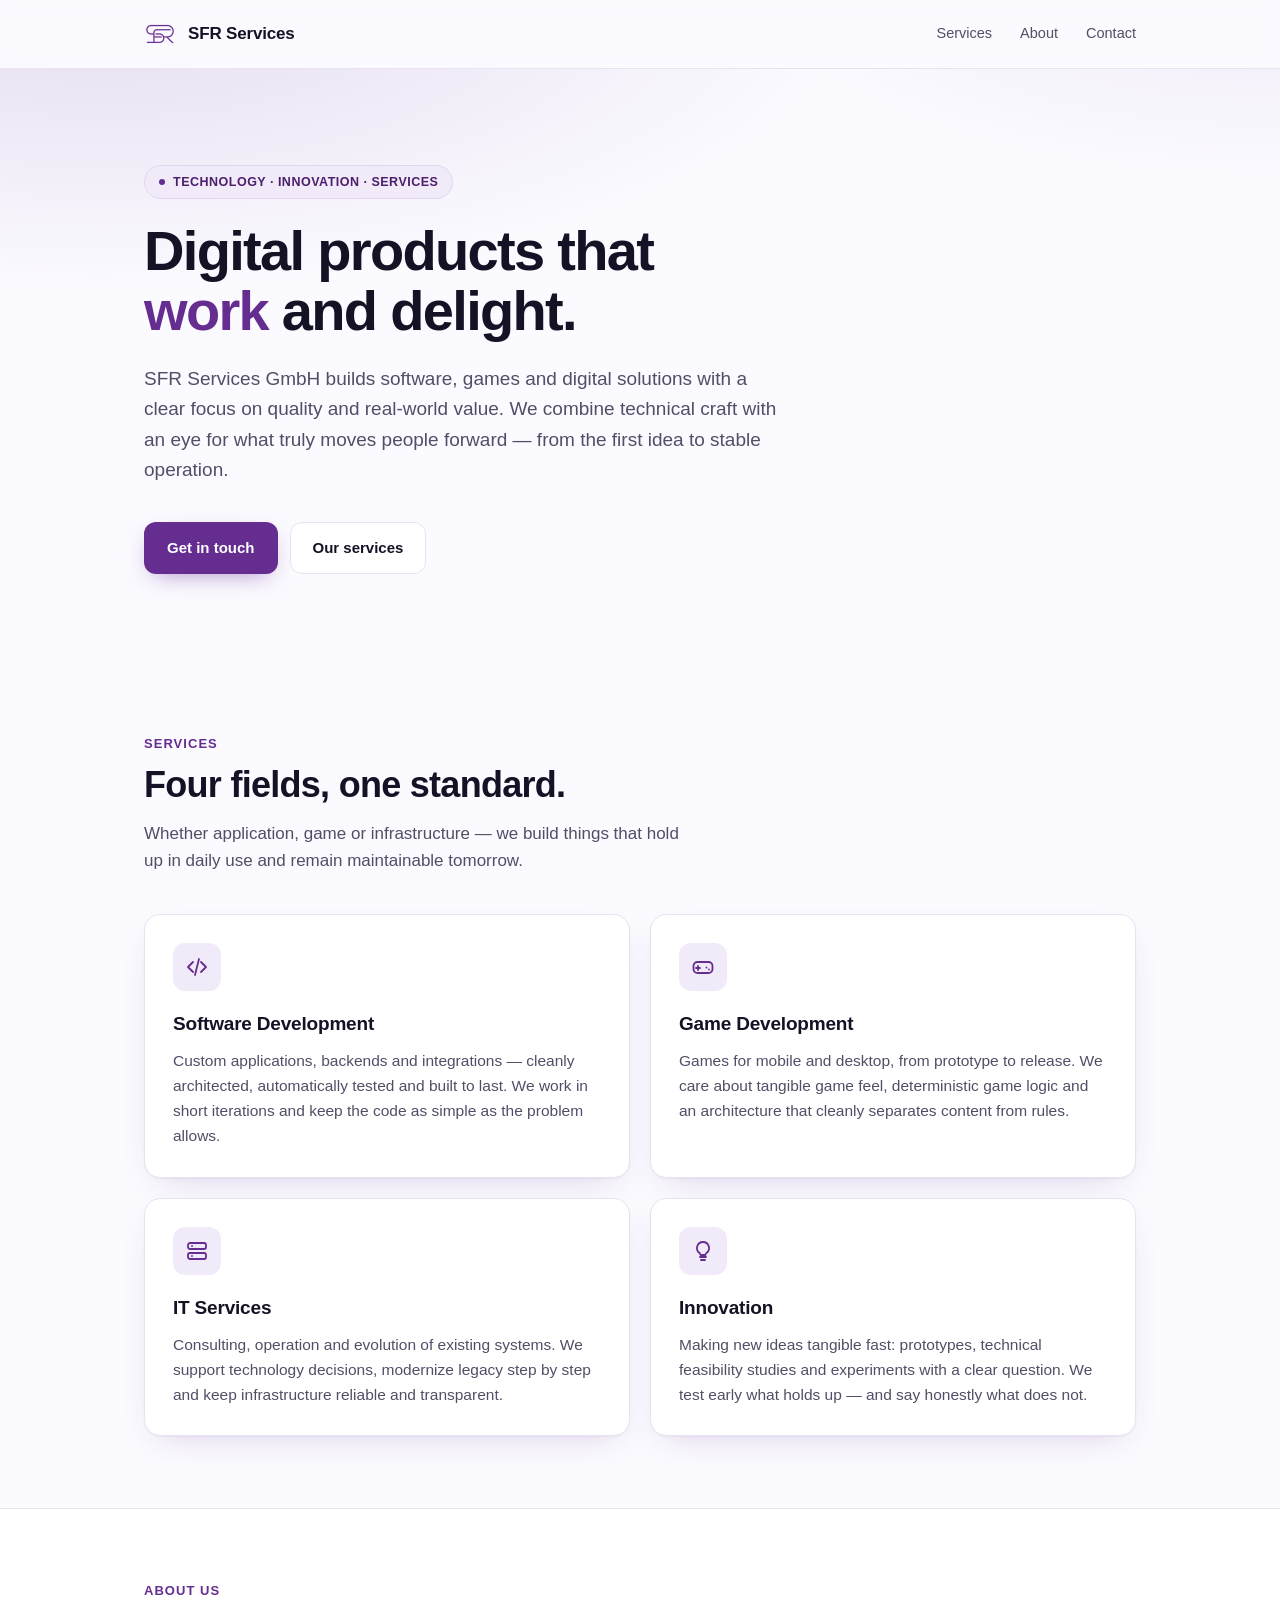
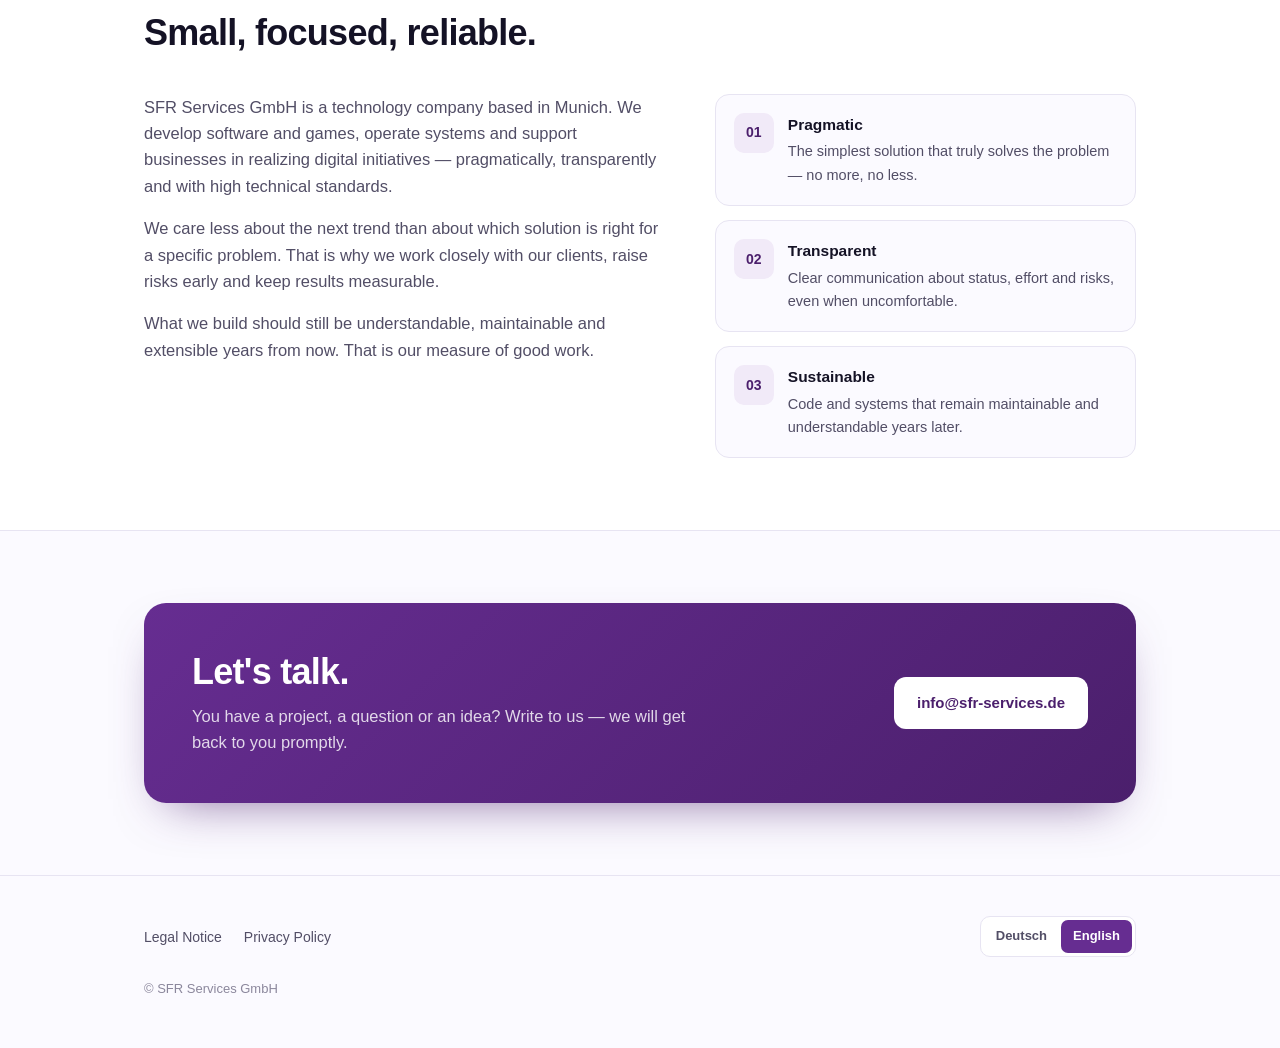
<file: index.html>
<!DOCTYPE html>
<html lang="de">
<head>
<meta charset="UTF-8">
<meta name="viewport" content="width=device-width, initial-scale=1">
<title>SFR Services GmbH</title>
<meta name="description" content="SFR Services GmbH — Softwareentwicklung, Game Development, IT Services und Innovation aus München.">
<link rel="icon" type="image/png" href="favicon-32.png">
<link rel="apple-touch-icon" href="apple-touch-icon.png">
<link rel="stylesheet" href="style.css">
</head>
<body>

<header class="site">
  <div class="wrap">
    <a class="brand" href="index.html">
      <img src="logo.png" alt="SFR" width="34" height="34">
      <span class="brand-name">SFR Services</span>
    </a>
    <nav class="main">
      <a href="#leistungen"><span data-i18n="de">Leistungen</span><span data-i18n="en">Services</span></a>
      <a href="#ueber-uns"><span data-i18n="de">Über uns</span><span data-i18n="en">About</span></a>
      <a href="#kontakt"><span data-i18n="de">Kontakt</span><span data-i18n="en">Contact</span></a>
    </nav>
  </div>
</header>

<main>

  <section class="hero">
    <div class="wrap">
      <p class="eyebrow"><span data-i18n="de">Technologie · Innovation · Services</span><span data-i18n="en">Technology · Innovation · Services</span></p>

      <div data-i18n="de">
        <h1>Digitale Produkte, die <em>funktionieren</em> und begeistern.</h1>
        <p class="lede">SFR Services GmbH entwickelt Software, Spiele und digitale Lösungen mit klarem Fokus auf Qualität und Nutzen. Wir verbinden technisches Handwerk mit einem Blick für das, was Menschen wirklich weiterbringt — von der ersten Idee bis zum stabilen Betrieb.</p>
      </div>
      <div data-i18n="en">
        <h1>Digital products that <em>work</em> and delight.</h1>
        <p class="lede">SFR Services GmbH builds software, games and digital solutions with a clear focus on quality and real-world value. We combine technical craft with an eye for what truly moves people forward — from the first idea to stable operation.</p>
      </div>

      <div class="actions">
        <a class="btn btn-primary" href="mailto:info@sfr-services.de"><span data-i18n="de">Kontakt aufnehmen</span><span data-i18n="en">Get in touch</span></a>
        <a class="btn btn-ghost" href="#leistungen"><span data-i18n="de">Unsere Leistungen</span><span data-i18n="en">Our services</span></a>
      </div>
    </div>
  </section>

  <section id="leistungen">
    <div class="wrap">
      <div class="section-head">
        <p class="kicker"><span data-i18n="de">Leistungen</span><span data-i18n="en">Services</span></p>
        <h2><span data-i18n="de">Vier Felder, ein Anspruch.</span><span data-i18n="en">Four fields, one standard.</span></h2>
        <p><span data-i18n="de">Ob Anwendung, Spiel oder Infrastruktur — wir bauen Dinge, die im Alltag tragen und auch morgen noch wartbar sind.</span><span data-i18n="en">Whether application, game or infrastructure — we build things that hold up in daily use and remain maintainable tomorrow.</span></p>
      </div>

      <ul class="services">
        <li class="card">
          <div class="icon"><svg viewBox="0 0 24 24"><path d="M8 7 3 12l5 5M16 7l5 5-5 5M14 4l-4 16"/></svg></div>
          <h3><span data-i18n="de">Softwareentwicklung</span><span data-i18n="en">Software Development</span></h3>
          <p data-i18n="de">Individuelle Anwendungen, Backends und Schnittstellen — sauber architektiert, automatisiert getestet und auf lange Sicht gebaut. Wir arbeiten in kurzen Iterationen und halten den Code so einfach, wie das Problem es zulässt.</p>
          <p data-i18n="en">Custom applications, backends and integrations — cleanly architected, automatically tested and built to last. We work in short iterations and keep the code as simple as the problem allows.</p>
        </li>
        <li class="card">
          <div class="icon"><svg viewBox="0 0 24 24"><rect x="2.5" y="7" width="19" height="11" rx="4"/><path d="M7 11v4M5 13h4M15.5 12.5h.01M18 14.5h.01"/></svg></div>
          <h3><span data-i18n="de">Game Development</span><span data-i18n="en">Game Development</span></h3>
          <p data-i18n="de">Spiele für Mobile und Desktop, vom Prototyp bis zum Release. Wir legen Wert auf ein fühlbares Spielgefühl, deterministische Spiellogik und eine Architektur, die Inhalte und Regeln sauber voneinander trennt.</p>
          <p data-i18n="en">Games for mobile and desktop, from prototype to release. We care about tangible game feel, deterministic game logic and an architecture that cleanly separates content from rules.</p>
        </li>
        <li class="card">
          <div class="icon"><svg viewBox="0 0 24 24"><rect x="3" y="4" width="18" height="6" rx="2"/><rect x="3" y="14" width="18" height="6" rx="2"/><path d="M7 7h.01M7 17h.01"/></svg></div>
          <h3><span data-i18n="de">IT Services</span><span data-i18n="en">IT Services</span></h3>
          <p data-i18n="de">Beratung, Betrieb und Weiterentwicklung bestehender Systeme. Wir helfen bei Technologieentscheidungen, modernisieren Altbestand schrittweise und sorgen dafür, dass Infrastruktur verlässlich und nachvollziehbar läuft.</p>
          <p data-i18n="en">Consulting, operation and evolution of existing systems. We support technology decisions, modernize legacy step by step and keep infrastructure reliable and transparent.</p>
        </li>
        <li class="card">
          <div class="icon"><svg viewBox="0 0 24 24"><path d="M9 18h6M10 21h4M12 3a6 6 0 0 0-3.5 10.9c.6.5.9 1.2 1 2.1h5c.1-.9.4-1.6 1-2.1A6 6 0 0 0 12 3Z"/></svg></div>
          <h3><span data-i18n="de">Innovation</span><span data-i18n="en">Innovation</span></h3>
          <p data-i18n="de">Neue Ideen schnell greifbar machen: Prototypen, technische Machbarkeitsstudien und Experimente mit klarer Fragestellung. Wir prüfen früh, was trägt — und sagen ehrlich, was nicht.</p>
          <p data-i18n="en">Making new ideas tangible fast: prototypes, technical feasibility studies and experiments with a clear question. We test early what holds up — and say honestly what does not.</p>
        </li>
      </ul>
    </div>
  </section>

  <section id="ueber-uns" class="about">
    <div class="wrap">
      <div class="section-head">
        <p class="kicker"><span data-i18n="de">Über uns</span><span data-i18n="en">About us</span></p>
        <h2><span data-i18n="de">Klein, fokussiert, verlässlich.</span><span data-i18n="en">Small, focused, reliable.</span></h2>
      </div>
      <div class="about-grid">
        <div>
          <div data-i18n="de">
            <p>SFR Services GmbH ist ein Technologieunternehmen aus München. Wir entwickeln Software und Spiele, betreiben Systeme und begleiten Unternehmen bei der Umsetzung digitaler Vorhaben — pragmatisch, transparent und mit hohem technischem Anspruch.</p>
            <p>Uns interessiert weniger die nächste Modewelle als die Frage, was für ein konkretes Problem die richtige Lösung ist. Deshalb arbeiten wir eng mit unseren Auftraggebern zusammen, sprechen Risiken früh an und halten Ergebnisse messbar.</p>
            <p>Was wir bauen, soll auch in einigen Jahren noch verständlich, wartbar und erweiterbar sein. Das ist unser Maßstab für gute Arbeit.</p>
          </div>
          <div data-i18n="en">
            <p>SFR Services GmbH is a technology company based in Munich. We develop software and games, operate systems and support businesses in realizing digital initiatives — pragmatically, transparently and with high technical standards.</p>
            <p>We care less about the next trend than about which solution is right for a specific problem. That is why we work closely with our clients, raise risks early and keep results measurable.</p>
            <p>What we build should still be understandable, maintainable and extensible years from now. That is our measure of good work.</p>
          </div>
        </div>
        <ul class="principles">
          <li>
            <span class="num">01</span>
            <div>
              <strong><span data-i18n="de">Pragmatisch</span><span data-i18n="en">Pragmatic</span></strong>
              <span class="text"><span data-i18n="de">Die einfachste Lösung, die das Problem wirklich löst — nicht mehr, nicht weniger.</span><span data-i18n="en">The simplest solution that truly solves the problem — no more, no less.</span></span>
            </div>
          </li>
          <li>
            <span class="num">02</span>
            <div>
              <strong><span data-i18n="de">Transparent</span><span data-i18n="en">Transparent</span></strong>
              <span class="text"><span data-i18n="de">Klare Kommunikation über Stand, Aufwand und Risiken, auch wenn es unbequem ist.</span><span data-i18n="en">Clear communication about status, effort and risks, even when uncomfortable.</span></span>
            </div>
          </li>
          <li>
            <span class="num">03</span>
            <div>
              <strong><span data-i18n="de">Nachhaltig</span><span data-i18n="en">Sustainable</span></strong>
              <span class="text"><span data-i18n="de">Code und Systeme, die auch nach Jahren noch wartbar und verständlich sind.</span><span data-i18n="en">Code and systems that remain maintainable and understandable years later.</span></span>
            </div>
          </li>
        </ul>
      </div>
    </div>
  </section>

  <section id="kontakt">
    <div class="wrap">
      <div class="contact-card">
        <div>
          <h2><span data-i18n="de">Lassen Sie uns sprechen.</span><span data-i18n="en">Let's talk.</span></h2>
          <p><span data-i18n="de">Sie haben ein Vorhaben, eine Frage oder eine Idee? Schreiben Sie uns — wir melden uns zeitnah zurück.</span><span data-i18n="en">You have a project, a question or an idea? Write to us — we will get back to you promptly.</span></p>
        </div>
        <a class="btn" href="mailto:info@sfr-services.de">info@sfr-services.de</a>
      </div>
    </div>
  </section>

</main>

<footer class="site">
  <div class="wrap">
    <div class="row">
      <div class="links">
        <a href="impressum.html"><span data-i18n="de">Impressum</span><span data-i18n="en">Legal Notice</span></a>
        <a href="datenschutz.html"><span data-i18n="de">Datenschutz</span><span data-i18n="en">Privacy Policy</span></a>
      </div>
      <div class="lang" role="group" aria-label="Sprache / Language">
        <button type="button" data-setlang="de">Deutsch</button>
        <button type="button" data-setlang="en">English</button>
      </div>
    </div>
    <div class="copy">&copy; SFR Services GmbH</div>
  </div>
</footer>

<script src="lang.js"></script>
</body>
</html>
</file>
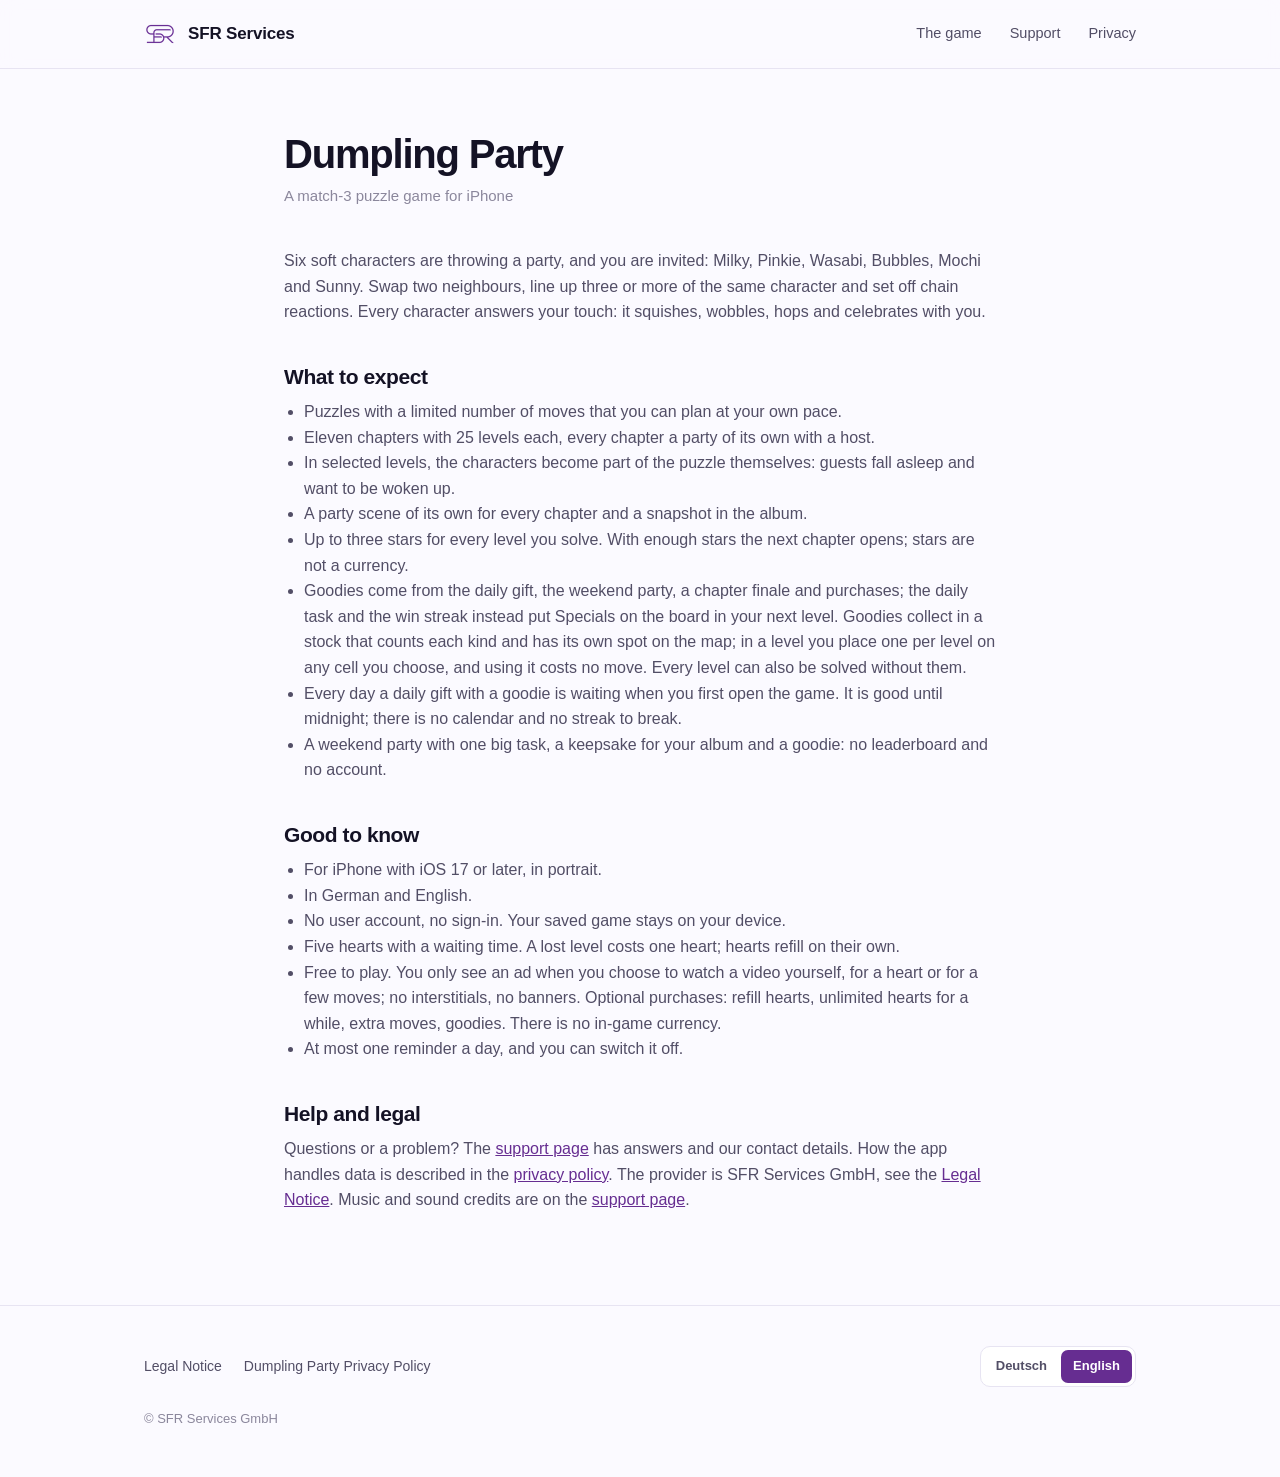
<file: dumpling-party/index.html>
<!DOCTYPE html>
<html lang="de">
<head>
<meta charset="UTF-8">
<meta name="viewport" content="width=device-width, initial-scale=1">
<title>Dumpling Party — SFR Services GmbH</title>
<meta name="description" content="Dumpling Party: ein Match-3-Puzzlespiel für das iPhone mit sechs weichen Figuren.">
<link rel="icon" type="image/png" href="../favicon-32.png">
<link rel="apple-touch-icon" href="../apple-touch-icon.png">
<link rel="stylesheet" href="../style.css">
<link rel="alternate" hreflang="de" href="https://sfr-services.de/dumpling-party/index.html">
<link rel="alternate" hreflang="en" href="https://sfr-services.de/dumpling-party/en/index.html">
</head>
<body>

<header class="site">
  <div class="wrap">
    <a class="brand" href="../index.html">
      <img src="../logo.png" alt="SFR" width="34" height="34">
      <span class="brand-name">SFR Services</span>
    </a>
    <nav class="main">
      <a href="index.html"><span data-i18n="de">Das Spiel</span><span data-i18n="en">The game</span></a>
      <a href="support.html"><span data-i18n="de">Support</span><span data-i18n="en">Support</span></a>
      <a href="datenschutz.html"><span data-i18n="de">Datenschutz</span><span data-i18n="en">Privacy</span></a>
    </nav>
  </div>
</header>

<main>
  <div class="wrap legal">

    <div data-i18n="de">
      <h1>Dumpling Party</h1>
      <p class="subtitle">Ein Match-3-Puzzlespiel für das iPhone</p>

      <p>Sechs weiche Figuren feiern eine Party, und du bist eingeladen: Milky, Pinkie, Wasabi, Bubbles, Mochi und Sunny. Tausche zwei Nachbarn, bilde Reihen aus drei oder mehr gleichen Figuren und löse Kettenreaktionen aus. Jede Figur antwortet auf deine Berührung: sie gibt nach, wackelt, springt und freut sich mit.</p>

      <h2>Was dich erwartet</h2>
      <ul>
        <li>Puzzles mit begrenzten Zügen, bei denen du in Ruhe planen kannst.</li>
        <li>Elf Kapitel mit je 25 Levels, jedes Kapitel eine eigene Party mit einem Gastgeber.</li>
        <li>In ausgewählten Levels werden die Figuren selbst Teil des Rätsels: Gäste schlafen ein und wollen geweckt werden.</li>
        <li>Zu jedem Kapitel eine eigene Party-Szene und ein Schnappschuss im Album.</li>
        <li>Bis zu drei Sterne für jedes gelöste Level. Mit genug Sternen öffnet sich das nächste Kapitel; Sterne sind keine Währung.</li>
        <li>Goodies gibt es aus dem Tagesgeschenk, vom Fest, fürs Kapitelfinale und im Kauf; Tagesaufgabe und Siegesserie legen dir stattdessen Specials im nächsten Level schon aufs Brett. Goodies sammeln sich in einem Vorrat mit Anzahl je Art, der ein eigenes Feld auf der Karte hat; im Level setzt du eines pro Level auf ein Feld deiner Wahl, das Einsetzen kostet keinen Zug. Jedes Level lässt sich auch ohne sie schaffen.</li>
        <li>Jeden Tag wartet beim ersten Öffnen ein Tagesgeschenk mit einem Goodie. Es gilt bis Mitternacht; es gibt keinen Kalender und keine Serie, die reißt.</li>
        <li>Am Wochenende ein Fest mit einer großen Aufgabe, einem Andenken fürs Album und einem Goodie: ohne Rangliste und ohne Konto.</li>
      </ul>

      <h2>Gut zu wissen</h2>
      <ul>
        <li>Für das iPhone ab iOS 17, im Hochformat.</li>
        <li>Auf Deutsch und Englisch.</li>
        <li>Kein Benutzerkonto, keine Anmeldung. Dein Spielstand bleibt auf deinem Gerät.</li>
        <li>Fünf Herzen mit Wartezeit. Ein verlorenes Level kostet ein Herz; Herzen füllen sich von allein wieder.</li>
        <li>Kostenlos spielbar. Werbung siehst du nur, wenn du selbst ein Video wählst, für ein Herz oder für ein paar Züge; keine Zwischenwerbung, keine Banner. Optionale Käufe: Herzen auffüllen, unbegrenzte Herzen auf Zeit, zusätzliche Züge, Goodies. Es gibt keine Spielwährung.</li>
        <li>Höchstens eine Erinnerung am Tag, und die lässt sich abschalten.</li>
      </ul>

      <h2>Hilfe und Rechtliches</h2>
      <p>Fragen oder ein Problem? Auf der <a href="support.html">Support-Seite</a> findest du Antworten und unsere Kontaktadresse. Wie die App mit Daten umgeht, steht in der <a href="datenschutz.html">Datenschutzerklärung</a>. Anbieter ist die SFR Services GmbH, siehe <a href="../impressum.html">Impressum</a>. Musik und Klänge nennen wir auf der <a href="support.html#musik">Support-Seite</a>.</p>
    </div>

    <div data-i18n="en">
      <h1>Dumpling Party</h1>
      <p class="subtitle">A match-3 puzzle game for iPhone</p>

      <p>Six soft characters are throwing a party, and you are invited: Milky, Pinkie, Wasabi, Bubbles, Mochi and Sunny. Swap two neighbours, line up three or more of the same character and set off chain reactions. Every character answers your touch: it squishes, wobbles, hops and celebrates with you.</p>

      <h2>What to expect</h2>
      <ul>
        <li>Puzzles with a limited number of moves that you can plan at your own pace.</li>
        <li>Eleven chapters with 25 levels each, every chapter a party of its own with a host.</li>
        <li>In selected levels, the characters become part of the puzzle themselves: guests fall asleep and want to be woken up.</li>
        <li>A party scene of its own for every chapter and a snapshot in the album.</li>
        <li>Up to three stars for every level you solve. With enough stars the next chapter opens; stars are not a currency.</li>
        <li>Goodies come from the daily gift, the weekend party, a chapter finale and purchases; the daily task and the win streak instead put Specials on the board in your next level. Goodies collect in a stock that counts each kind and has its own spot on the map; in a level you place one per level on any cell you choose, and using it costs no move. Every level can also be solved without them.</li>
        <li>Every day a daily gift with a goodie is waiting when you first open the game. It is good until midnight; there is no calendar and no streak to break.</li>
        <li>A weekend party with one big task, a keepsake for your album and a goodie: no leaderboard and no account.</li>
      </ul>

      <h2>Good to know</h2>
      <ul>
        <li>For iPhone with iOS 17 or later, in portrait.</li>
        <li>In German and English.</li>
        <li>No user account, no sign-in. Your saved game stays on your device.</li>
        <li>Five hearts with a waiting time. A lost level costs one heart; hearts refill on their own.</li>
        <li>Free to play. You only see an ad when you choose to watch a video yourself, for a heart or for a few moves; no interstitials, no banners. Optional purchases: refill hearts, unlimited hearts for a while, extra moves, goodies. There is no in-game currency.</li>
        <li>At most one reminder a day, and you can switch it off.</li>
      </ul>

      <h2>Help and legal</h2>
      <p>Questions or a problem? The <a href="support.html">support page</a> has answers and our contact details. How the app handles data is described in the <a href="datenschutz.html">privacy policy</a>. The provider is SFR Services GmbH, see the <a href="../impressum.html">Legal Notice</a>. Music and sound credits are on the <a href="support.html#music">support page</a>.</p>
    </div>

  </div>
</main>

<footer class="site">
  <div class="wrap">
    <div class="row">
      <div class="links">
        <a href="../impressum.html"><span data-i18n="de">Impressum</span><span data-i18n="en">Legal Notice</span></a>
        <a href="datenschutz.html"><span data-i18n="de">Datenschutz Dumpling Party</span><span data-i18n="en">Dumpling Party Privacy Policy</span></a>
      </div>
      <div class="lang" role="group" aria-label="Sprache / Language">
        <button type="button" data-setlang="de">Deutsch</button>
        <button type="button" data-setlang="en">English</button>
      </div>
    </div>
    <div class="copy">&copy; SFR Services GmbH</div>
  </div>
</footer>

<script src="../lang.js"></script>
</body>
</html>
</file>
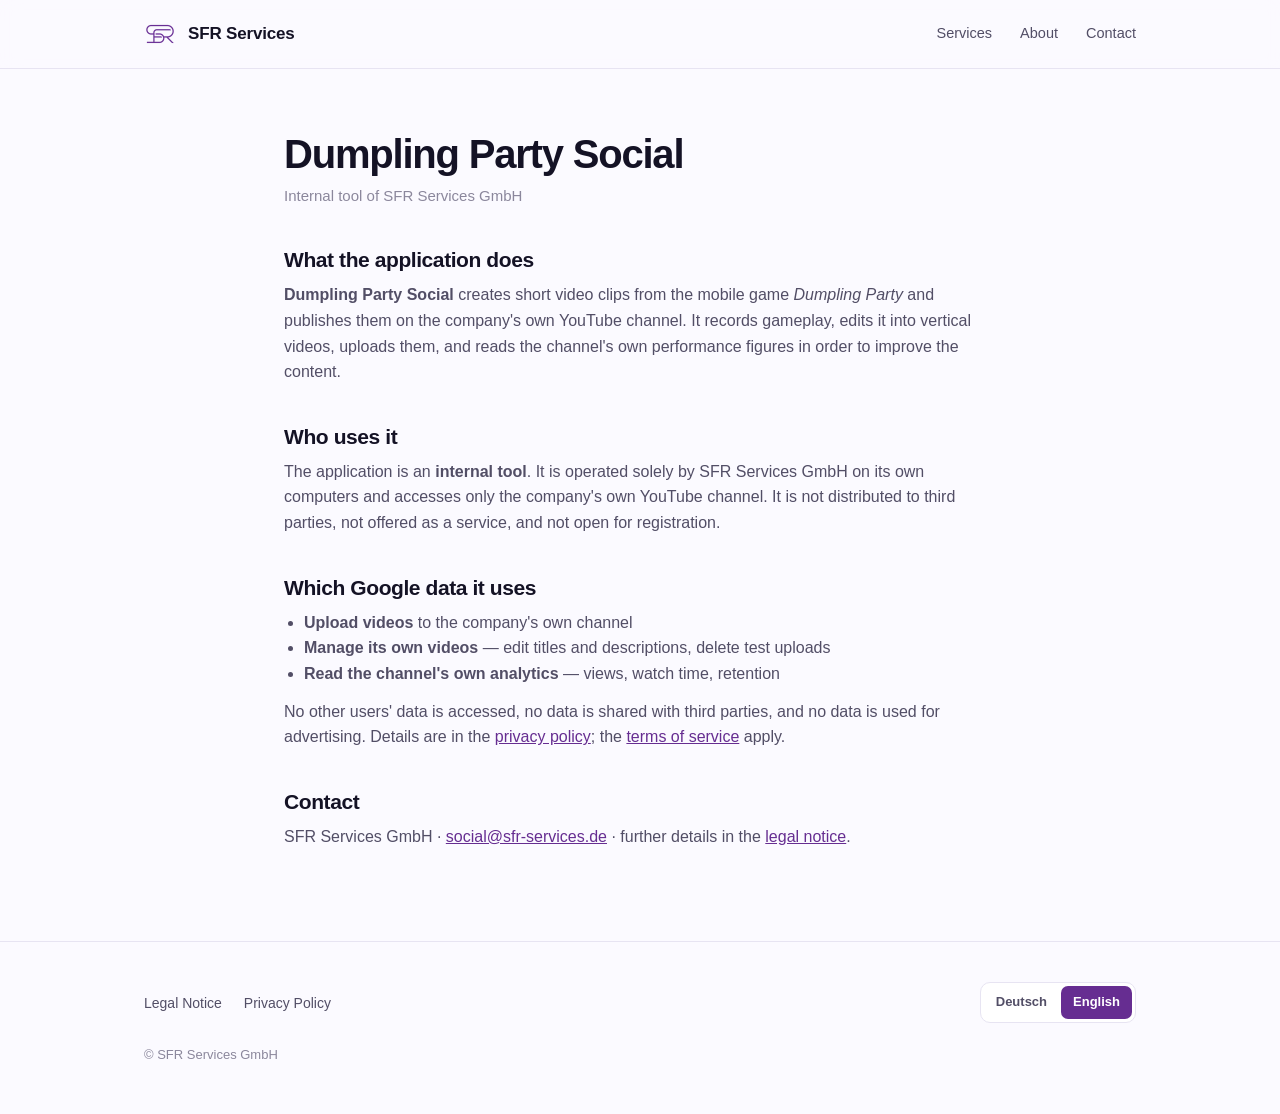
<file: dumpling-social/index.html>
<!DOCTYPE html>
<html lang="de">
<head>
<meta charset="UTF-8">
<meta name="viewport" content="width=device-width, initial-scale=1">
<title>Dumpling Party Social — SFR Services GmbH</title>
<link rel="icon" type="image/png" href="../favicon-32.png">
<link rel="apple-touch-icon" href="../apple-touch-icon.png">
<link rel="stylesheet" href="../style.css">
</head>
<body>

<header class="site">
  <div class="wrap">
    <a class="brand" href="../index.html">
      <img src="../logo.png" alt="SFR" width="34" height="34">
      <span class="brand-name">SFR Services</span>
    </a>
    <nav class="main">
      <a href="../index.html#leistungen"><span data-i18n="de">Leistungen</span><span data-i18n="en">Services</span></a>
      <a href="../index.html#ueber-uns"><span data-i18n="de">Über uns</span><span data-i18n="en">About</span></a>
      <a href="../index.html#kontakt"><span data-i18n="de">Kontakt</span><span data-i18n="en">Contact</span></a>
    </nav>
  </div>
</header>

<main>
  <div class="wrap legal">

    <div data-i18n="de">
      <h1>Dumpling Party Social</h1>
      <p class="subtitle">Internes Werkzeug der SFR Services GmbH</p>

      <h2>Was die Anwendung tut</h2>
      <p><strong>Dumpling Party Social</strong> erstellt kurze Videoclips aus dem Mobilspiel <em>Dumpling Party</em> und veröffentlicht sie auf dem eigenen YouTube-Kanal der SFR Services GmbH. Die Anwendung nimmt Spielszenen auf, schneidet sie zu Hochformatvideos, lädt sie hoch und wertet anschließend die Abrufzahlen des eigenen Kanals aus, um die Inhalte zu verbessern.</p>

      <h2>Wer sie benutzt</h2>
      <p>Die Anwendung ist ein <strong>internes Werkzeug</strong>. Sie wird ausschließlich von der SFR Services GmbH auf eigenen Rechnern betrieben und greift ausschließlich auf den eigenen YouTube-Kanal des Unternehmens zu. Sie wird nicht an Dritte weitergegeben, nicht als Dienst angeboten und steht Dritten nicht zur Registrierung offen.</p>

      <h2>Welche Google-Daten sie verwendet</h2>
      <ul>
        <li><strong>Videos hochladen</strong> auf den eigenen Kanal</li>
        <li><strong>Eigene Videos verwalten</strong> — Titel und Beschreibung ändern, Testvideos wieder löschen</li>
        <li><strong>Statistiken des eigenen Kanals lesen</strong> — Aufrufe, Sehdauer, Haltekurve</li>
      </ul>
      <p>Es werden keine Daten anderer Nutzerinnen und Nutzer abgerufen, keine Daten an Dritte weitergegeben und keine Daten für Werbung verwendet. Einzelheiten stehen in der <a href="datenschutz.html">Datenschutzerklärung</a>; es gelten die <a href="nutzungsbedingungen.html">Nutzungsbedingungen</a>.</p>

      <h2>Kontakt</h2>
      <p>SFR Services GmbH · <a href="mailto:social@sfr-services.de">social@sfr-services.de</a> · weitere Angaben im <a href="../impressum.html">Impressum</a>.</p>
    </div>

    <div data-i18n="en">
      <h1>Dumpling Party Social</h1>
      <p class="subtitle">Internal tool of SFR Services GmbH</p>

      <h2>What the application does</h2>
      <p><strong>Dumpling Party Social</strong> creates short video clips from the mobile game <em>Dumpling Party</em> and publishes them on the company's own YouTube channel. It records gameplay, edits it into vertical videos, uploads them, and reads the channel's own performance figures in order to improve the content.</p>

      <h2>Who uses it</h2>
      <p>The application is an <strong>internal tool</strong>. It is operated solely by SFR Services GmbH on its own computers and accesses only the company's own YouTube channel. It is not distributed to third parties, not offered as a service, and not open for registration.</p>

      <h2>Which Google data it uses</h2>
      <ul>
        <li><strong>Upload videos</strong> to the company's own channel</li>
        <li><strong>Manage its own videos</strong> — edit titles and descriptions, delete test uploads</li>
        <li><strong>Read the channel's own analytics</strong> — views, watch time, retention</li>
      </ul>
      <p>No other users' data is accessed, no data is shared with third parties, and no data is used for advertising. Details are in the <a href="datenschutz.html">privacy policy</a>; the <a href="nutzungsbedingungen.html">terms of service</a> apply.</p>

      <h2>Contact</h2>
      <p>SFR Services GmbH · <a href="mailto:social@sfr-services.de">social@sfr-services.de</a> · further details in the <a href="../impressum.html">legal notice</a>.</p>
    </div>
  </div>
</main>

<footer class="site">
  <div class="wrap">
    <div class="row">
      <div class="links">
        <a href="../impressum.html"><span data-i18n="de">Impressum</span><span data-i18n="en">Legal Notice</span></a>
        <a href="../datenschutz.html"><span data-i18n="de">Datenschutz</span><span data-i18n="en">Privacy Policy</span></a>
      </div>
      <div class="lang" role="group" aria-label="Sprache / Language">
        <button type="button" data-setlang="de">Deutsch</button>
        <button type="button" data-setlang="en">English</button>
      </div>
    </div>
    <div class="copy">&copy; SFR Services GmbH</div>
  </div>
</footer>

<script src="../lang.js"></script>
</body>
</html>
</file>
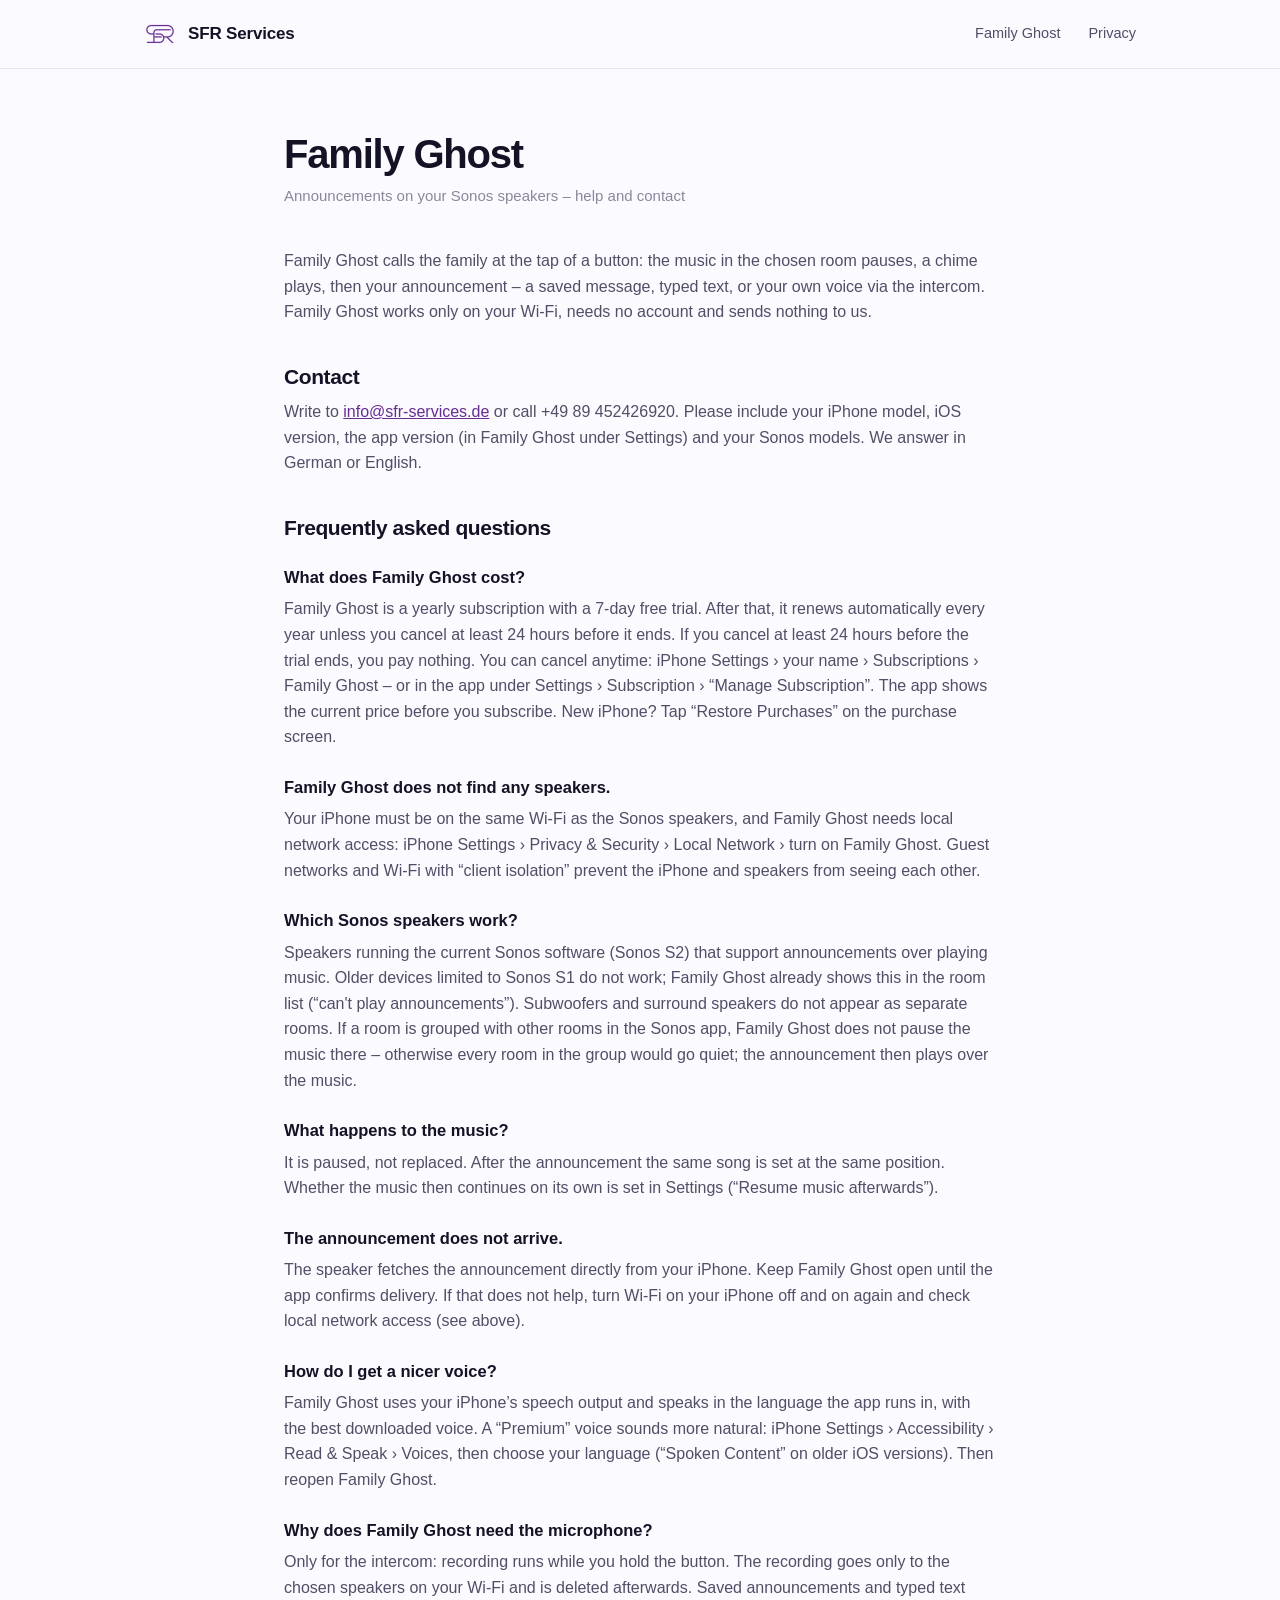
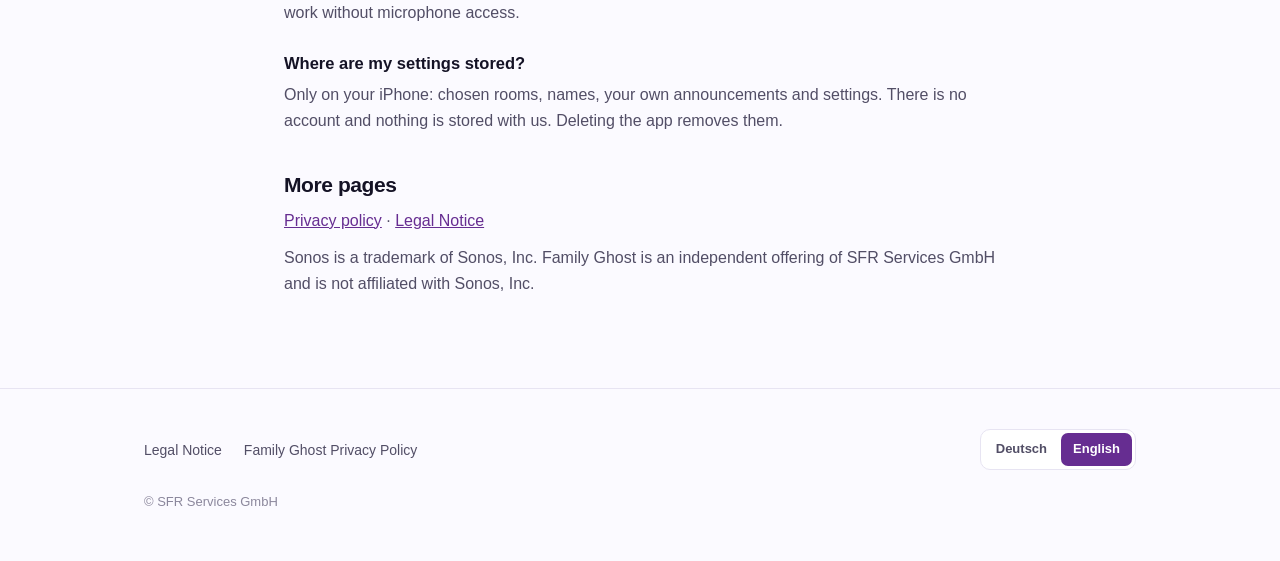
<file: family-ghost/index.html>
<!DOCTYPE html>
<html lang="de">
<head>
<meta charset="UTF-8">
<meta name="viewport" content="width=device-width, initial-scale=1">
<title>Family Ghost – Hilfe — SFR Services GmbH</title>
<meta name="description" content="Hilfe und Kontakt zur App Family Ghost.">
<meta name="robots" content="noindex, follow">
<link rel="icon" type="image/png" href="../favicon-32.png">
<link rel="apple-touch-icon" href="../apple-touch-icon.png">
<link rel="stylesheet" href="../style.css">
</head>
<body>

<header class="site">
  <div class="wrap">
    <a class="brand" href="../index.html">
      <img src="../logo.png" alt="SFR" width="34" height="34">
      <span class="brand-name">SFR Services</span>
    </a>
    <nav class="main">
      <a href="index.html"><span data-i18n="de">Family Ghost</span><span data-i18n="en">Family Ghost</span></a>
      <a href="datenschutz.html"><span data-i18n="de">Datenschutz</span><span data-i18n="en">Privacy</span></a>
    </nav>
  </div>
</header>

<main>
  <div class="wrap legal">

    <div data-i18n="de">
      <h1>Family Ghost</h1>
      <p class="subtitle">Durchsagen auf deine Sonos-Lautsprecher – Hilfe und Kontakt</p>

      <p>Mit Family Ghost rufst du die Familie per Knopfdruck: Die Musik im gewählten Raum hält an, ein Gong ertönt, dann kommt deine Durchsage – als feste Ansage, als getippter Text oder mit deiner Stimme über die Sprechanlage. Family Ghost arbeitet nur in deinem WLAN, braucht kein Konto und schickt nichts an uns.</p>

      <h2>Kontakt</h2>
      <p>Schreib uns an <a href="mailto:info@sfr-services.de?subject=Family Ghost">info@sfr-services.de</a> oder ruf an: +49 89 452426920. Nenne bitte dein iPhone-Modell, die iOS-Version, die App-Version (in Family Ghost unter Einstellungen) und deine Sonos-Modelle. Wir antworten auf Deutsch oder Englisch.</p>

      <h2>Häufige Fragen</h2>

      <h3>Was kostet Family Ghost?</h3>
      <p>Family Ghost ist ein Jahresabo mit 7 Tagen kostenlos. Danach verlängert sich das Abo automatisch jedes Jahr, wenn du es nicht mindestens 24 Stunden vor Ablauf kündigst. Kündigst du spätestens 24 Stunden vor Ende der Testzeit, zahlst du nichts. Kündigen kannst du jederzeit: iPhone-Einstellungen › dein Name › Abonnements › Family Ghost – oder in der App unter Einstellungen › Abo › „Abo verwalten“. Den aktuellen Preis zeigt die App vor dem Abschluss. Neues iPhone? In der Kaufseite auf „Käufe wiederherstellen“ tippen.</p>

      <h3>Family Ghost findet keine Lautsprecher.</h3>
      <p>Dein iPhone muss im selben WLAN sein wie die Sonos-Lautsprecher, und Family Ghost braucht Zugriff auf das lokale Netzwerk: iPhone-Einstellungen › Datenschutz &amp; Sicherheit › Lokales Netzwerk › Family Ghost einschalten. Gastnetze und WLANs mit „Client-Isolation“ verhindern, dass sich iPhone und Lautsprecher sehen.</p>

      <h3>Welche Sonos-Lautsprecher funktionieren?</h3>
      <p>Lautsprecher mit der aktuellen Sonos-Software (Sonos S2), die Durchsagen über laufender Musik unterstützen. Ältere Geräte, die nur noch mit Sonos S1 laufen, gehen nicht; Family Ghost zeigt das schon in der Raumauswahl („kann keine Durchsagen“). Subwoofer und Surround-Lautsprecher erscheinen nicht als eigene Räume. Ist ein Raum in der Sonos-App mit anderen Räumen gruppiert, hält Family Ghost die Musik dort nicht an – sonst würden alle Räume der Gruppe still; die Durchsage läuft dann über der Musik.</p>

      <h3>Was passiert mit der Musik?</h3>
      <p>Sie wird angehalten, nicht ersetzt. Nach der Durchsage ist dasselbe Lied an derselben Stelle eingestellt. Ob die Musik danach von selbst weiterläuft, stellst du in den Einstellungen mit „Musik danach weiterspielen“ ein.</p>

      <h3>Die Durchsage kommt nicht an.</h3>
      <p>Der Lautsprecher holt sich die Durchsage direkt von deinem iPhone. Lass Family Ghost dafür geöffnet, bis „Angekommen“ erscheint. Hilft das nicht, schalte WLAN am iPhone kurz aus und wieder ein, und prüfe den Zugriff auf das lokale Netzwerk (siehe oben).</p>

      <h3>Wie bekomme ich eine schönere Stimme?</h3>
      <p>Family Ghost nutzt die Sprachausgabe deines iPhones und spricht in der Sprache, in der die App läuft, mit der besten geladenen Stimme. Natürlicher klingt eine „Premium“-Stimme: iPhone-Einstellungen › Bedienungshilfen › Lesen &amp; Sprechen › Stimmen, dort deine Sprache wählen (bei älteren iOS-Versionen „Gesprochene Inhalte“). Danach Family Ghost neu öffnen.</p>

      <h3>Wofür braucht Family Ghost das Mikrofon?</h3>
      <p>Nur für die Sprechanlage: Solange du den Knopf hältst, wird aufgenommen. Die Aufnahme geht nur an die gewählten Lautsprecher in deinem WLAN und wird danach gelöscht. Ohne Mikrofon-Erlaubnis funktionieren feste Durchsagen und getippte Texte trotzdem.</p>

      <h3>Wo sind meine Einstellungen gespeichert?</h3>
      <p>Nur auf deinem iPhone: gewählte Räume, Namen, eigene Durchsagen und Einstellungen. Es gibt kein Konto und keine Speicherung bei uns. Wenn du die App löschst, sind sie weg.</p>

      <h2>Weitere Seiten</h2>
      <p><a href="datenschutz.html">Datenschutzerklärung</a> · <a href="../impressum.html">Impressum</a></p>
      <p>Sonos ist eine Marke der Sonos, Inc. Family Ghost ist ein unabhängiges Angebot der SFR Services GmbH und steht in keiner Verbindung zu Sonos, Inc.</p>
    </div>

    <div data-i18n="en">
      <h1>Family Ghost</h1>
      <p class="subtitle">Announcements on your Sonos speakers – help and contact</p>

      <p>Family Ghost calls the family at the tap of a button: the music in the chosen room pauses, a chime plays, then your announcement – a saved message, typed text, or your own voice via the intercom. Family Ghost works only on your Wi-Fi, needs no account and sends nothing to us.</p>

      <h2>Contact</h2>
      <p>Write to <a href="mailto:info@sfr-services.de?subject=Family Ghost">info@sfr-services.de</a> or call +49 89 452426920. Please include your iPhone model, iOS version, the app version (in Family Ghost under Settings) and your Sonos models. We answer in German or English.</p>

      <h2>Frequently asked questions</h2>

      <h3>What does Family Ghost cost?</h3>
      <p>Family Ghost is a yearly subscription with a 7-day free trial. After that, it renews automatically every year unless you cancel at least 24 hours before it ends. If you cancel at least 24 hours before the trial ends, you pay nothing. You can cancel anytime: iPhone Settings › your name › Subscriptions › Family Ghost – or in the app under Settings › Subscription › “Manage Subscription”. The app shows the current price before you subscribe. New iPhone? Tap “Restore Purchases” on the purchase screen.</p>

      <h3>Family Ghost does not find any speakers.</h3>
      <p>Your iPhone must be on the same Wi-Fi as the Sonos speakers, and Family Ghost needs local network access: iPhone Settings › Privacy &amp; Security › Local Network › turn on Family Ghost. Guest networks and Wi-Fi with “client isolation” prevent the iPhone and speakers from seeing each other.</p>

      <h3>Which Sonos speakers work?</h3>
      <p>Speakers running the current Sonos software (Sonos S2) that support announcements over playing music. Older devices limited to Sonos S1 do not work; Family Ghost already shows this in the room list (“can't play announcements”). Subwoofers and surround speakers do not appear as separate rooms. If a room is grouped with other rooms in the Sonos app, Family Ghost does not pause the music there – otherwise every room in the group would go quiet; the announcement then plays over the music.</p>

      <h3>What happens to the music?</h3>
      <p>It is paused, not replaced. After the announcement the same song is set at the same position. Whether the music then continues on its own is set in Settings (“Resume music afterwards”).</p>

      <h3>The announcement does not arrive.</h3>
      <p>The speaker fetches the announcement directly from your iPhone. Keep Family Ghost open until the app confirms delivery. If that does not help, turn Wi-Fi on your iPhone off and on again and check local network access (see above).</p>

      <h3>How do I get a nicer voice?</h3>
      <p>Family Ghost uses your iPhone’s speech output and speaks in the language the app runs in, with the best downloaded voice. A “Premium” voice sounds more natural: iPhone Settings › Accessibility › Read &amp; Speak › Voices, then choose your language (“Spoken Content” on older iOS versions). Then reopen Family Ghost.</p>

      <h3>Why does Family Ghost need the microphone?</h3>
      <p>Only for the intercom: recording runs while you hold the button. The recording goes only to the chosen speakers on your Wi-Fi and is deleted afterwards. Saved announcements and typed text work without microphone access.</p>

      <h3>Where are my settings stored?</h3>
      <p>Only on your iPhone: chosen rooms, names, your own announcements and settings. There is no account and nothing is stored with us. Deleting the app removes them.</p>

      <h2>More pages</h2>
      <p><a href="datenschutz.html">Privacy policy</a> · <a href="../impressum.html">Legal Notice</a></p>
      <p>Sonos is a trademark of Sonos, Inc. Family Ghost is an independent offering of SFR Services GmbH and is not affiliated with Sonos, Inc.</p>
    </div>

  </div>
</main>

<footer class="site">
  <div class="wrap">
    <div class="row">
      <div class="links">
        <a href="../impressum.html"><span data-i18n="de">Impressum</span><span data-i18n="en">Legal Notice</span></a>
        <a href="datenschutz.html"><span data-i18n="de">Datenschutz Family Ghost</span><span data-i18n="en">Family Ghost Privacy Policy</span></a>
      </div>
      <div class="lang" role="group" aria-label="Sprache / Language">
        <button type="button" data-setlang="de">Deutsch</button>
        <button type="button" data-setlang="en">English</button>
      </div>
    </div>
    <div class="copy">&copy; SFR Services GmbH</div>
  </div>
</footer>

<script src="../lang.js"></script>
</body>
</html>
</file>
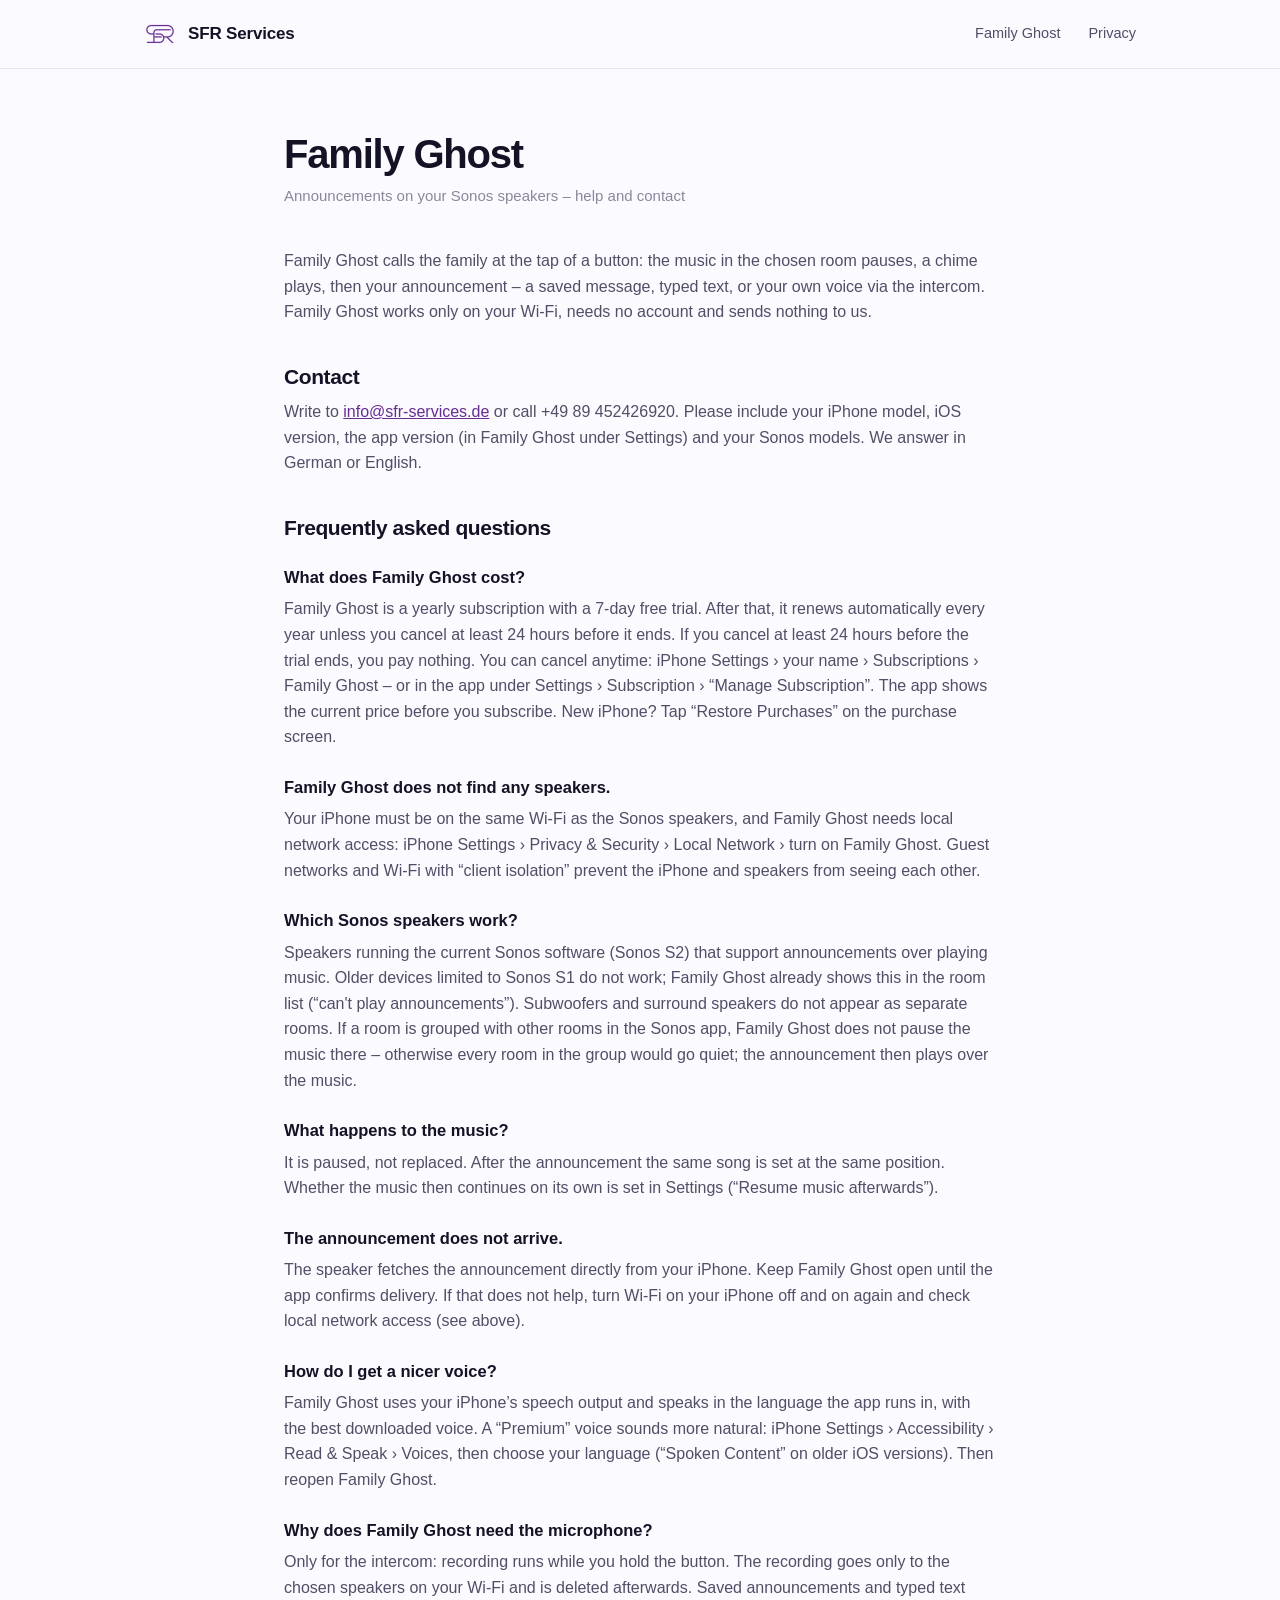
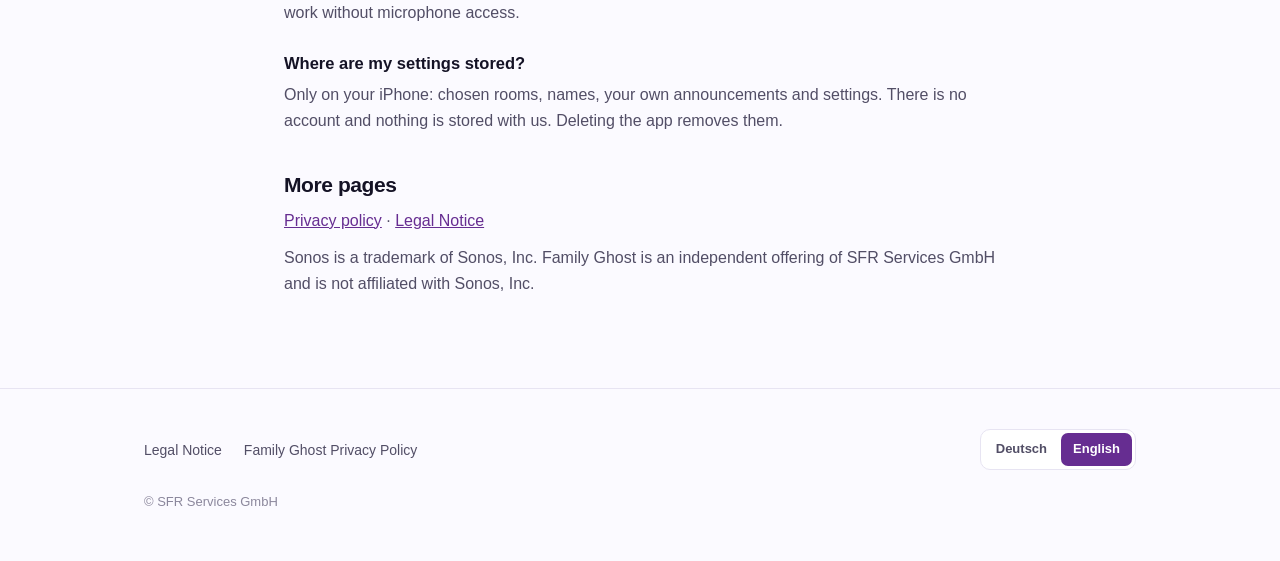
<file: hausgeist/index.html>
<!doctype html>
<html lang="de">
<head>
<meta charset="utf-8">
<title>Family Ghost — SFR Services GmbH</title>
<meta name="robots" content="noindex">
<link rel="canonical" href="https://sfr-services.de/family-ghost/">
<meta http-equiv="refresh" content="0; url=/family-ghost/">
<script>location.replace("/family-ghost/" + location.hash)</script>
</head>
<body>
<p>Hausgeist heißt jetzt Family Ghost: <a href="/family-ghost/">weiter</a>.</p>
</body>
</html>
</file>
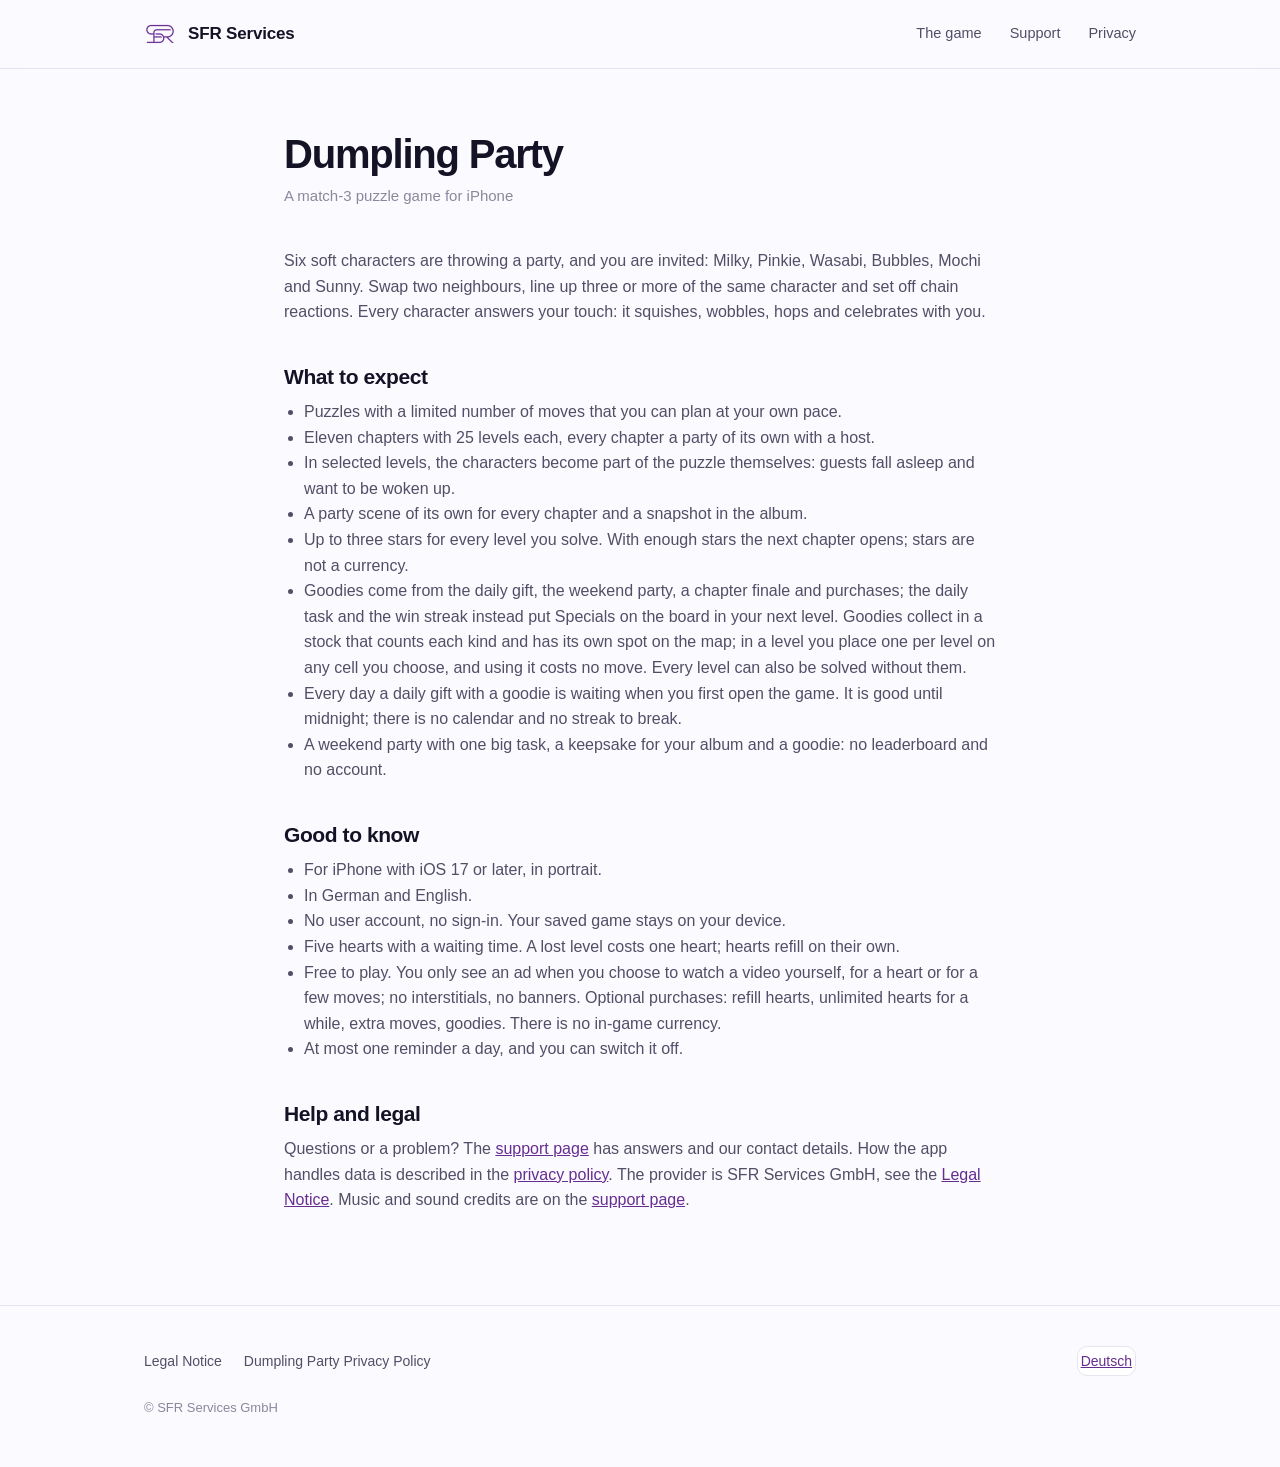
<file: dumpling-party/en/index.html>
<!DOCTYPE html>
<html lang="en">
<head>
<meta charset="UTF-8">
<meta name="viewport" content="width=device-width, initial-scale=1">
<title>Dumpling Party — SFR Services GmbH</title>
<meta name="description" content="Dumpling Party: a match-3 puzzle game for iPhone with six soft characters.">
<link rel="icon" type="image/png" href="../../favicon-32.png">
<link rel="apple-touch-icon" href="../../apple-touch-icon.png">
<link rel="stylesheet" href="../../style.css">
<link rel="alternate" hreflang="de" href="https://sfr-services.de/dumpling-party/index.html">
<link rel="alternate" hreflang="en" href="https://sfr-services.de/dumpling-party/en/index.html">
</head>
<body>

<header class="site">
  <div class="wrap">
    <a class="brand" href="../../index.html">
      <img src="../../logo.png" alt="SFR" width="34" height="34">
      <span class="brand-name">SFR Services</span>
    </a>
    <nav class="main">
      <a href="index.html">The game</a>
      <a href="support.html">Support</a>
      <a href="../datenschutz.html">Privacy</a>
    </nav>
  </div>
</header>

<main>
  <div class="wrap legal">

    <h1>Dumpling Party</h1>
    <p class="subtitle">A match-3 puzzle game for iPhone</p>

    <p>Six soft characters are throwing a party, and you are invited: Milky, Pinkie, Wasabi, Bubbles, Mochi and Sunny. Swap two neighbours, line up three or more of the same character and set off chain reactions. Every character answers your touch: it squishes, wobbles, hops and celebrates with you.</p>

    <h2>What to expect</h2>
    <ul>
      <li>Puzzles with a limited number of moves that you can plan at your own pace.</li>
      <li>Eleven chapters with 25 levels each, every chapter a party of its own with a host.</li>
      <li>In selected levels, the characters become part of the puzzle themselves: guests fall asleep and want to be woken up.</li>
      <li>A party scene of its own for every chapter and a snapshot in the album.</li>
      <li>Up to three stars for every level you solve. With enough stars the next chapter opens; stars are not a currency.</li>
      <li>Goodies come from the daily gift, the weekend party, a chapter finale and purchases; the daily task and the win streak instead put Specials on the board in your next level. Goodies collect in a stock that counts each kind and has its own spot on the map; in a level you place one per level on any cell you choose, and using it costs no move. Every level can also be solved without them.</li>
      <li>Every day a daily gift with a goodie is waiting when you first open the game. It is good until midnight; there is no calendar and no streak to break.</li>
      <li>A weekend party with one big task, a keepsake for your album and a goodie: no leaderboard and no account.</li>
    </ul>

    <h2>Good to know</h2>
    <ul>
      <li>For iPhone with iOS 17 or later, in portrait.</li>
      <li>In German and English.</li>
      <li>No user account, no sign-in. Your saved game stays on your device.</li>
      <li>Five hearts with a waiting time. A lost level costs one heart; hearts refill on their own.</li>
      <li>Free to play. You only see an ad when you choose to watch a video yourself, for a heart or for a few moves; no interstitials, no banners. Optional purchases: refill hearts, unlimited hearts for a while, extra moves, goodies. There is no in-game currency.</li>
      <li>At most one reminder a day, and you can switch it off.</li>
    </ul>

    <h2>Help and legal</h2>
    <p>Questions or a problem? The <a href="support.html">support page</a> has answers and our contact details. How the app handles data is described in the <a href="../datenschutz.html">privacy policy</a>. The provider is SFR Services GmbH, see the <a href="../../impressum.html">Legal Notice</a>. Music and sound credits are on the <a href="support.html#music">support page</a>.</p>

  </div>
</main>

<footer class="site">
  <div class="wrap">
    <div class="row">
      <div class="links">
        <a href="../../impressum.html">Legal Notice</a>
        <a href="../datenschutz.html">Dumpling Party Privacy Policy</a>
      </div>
      <div class="lang" role="group" aria-label="Sprache / Language">
        <a href="../index.html" hreflang="de" lang="de">Deutsch</a>
      </div>
    </div>
    <div class="copy">&copy; SFR Services GmbH</div>
  </div>
</footer>

</body>
</html>
</file>
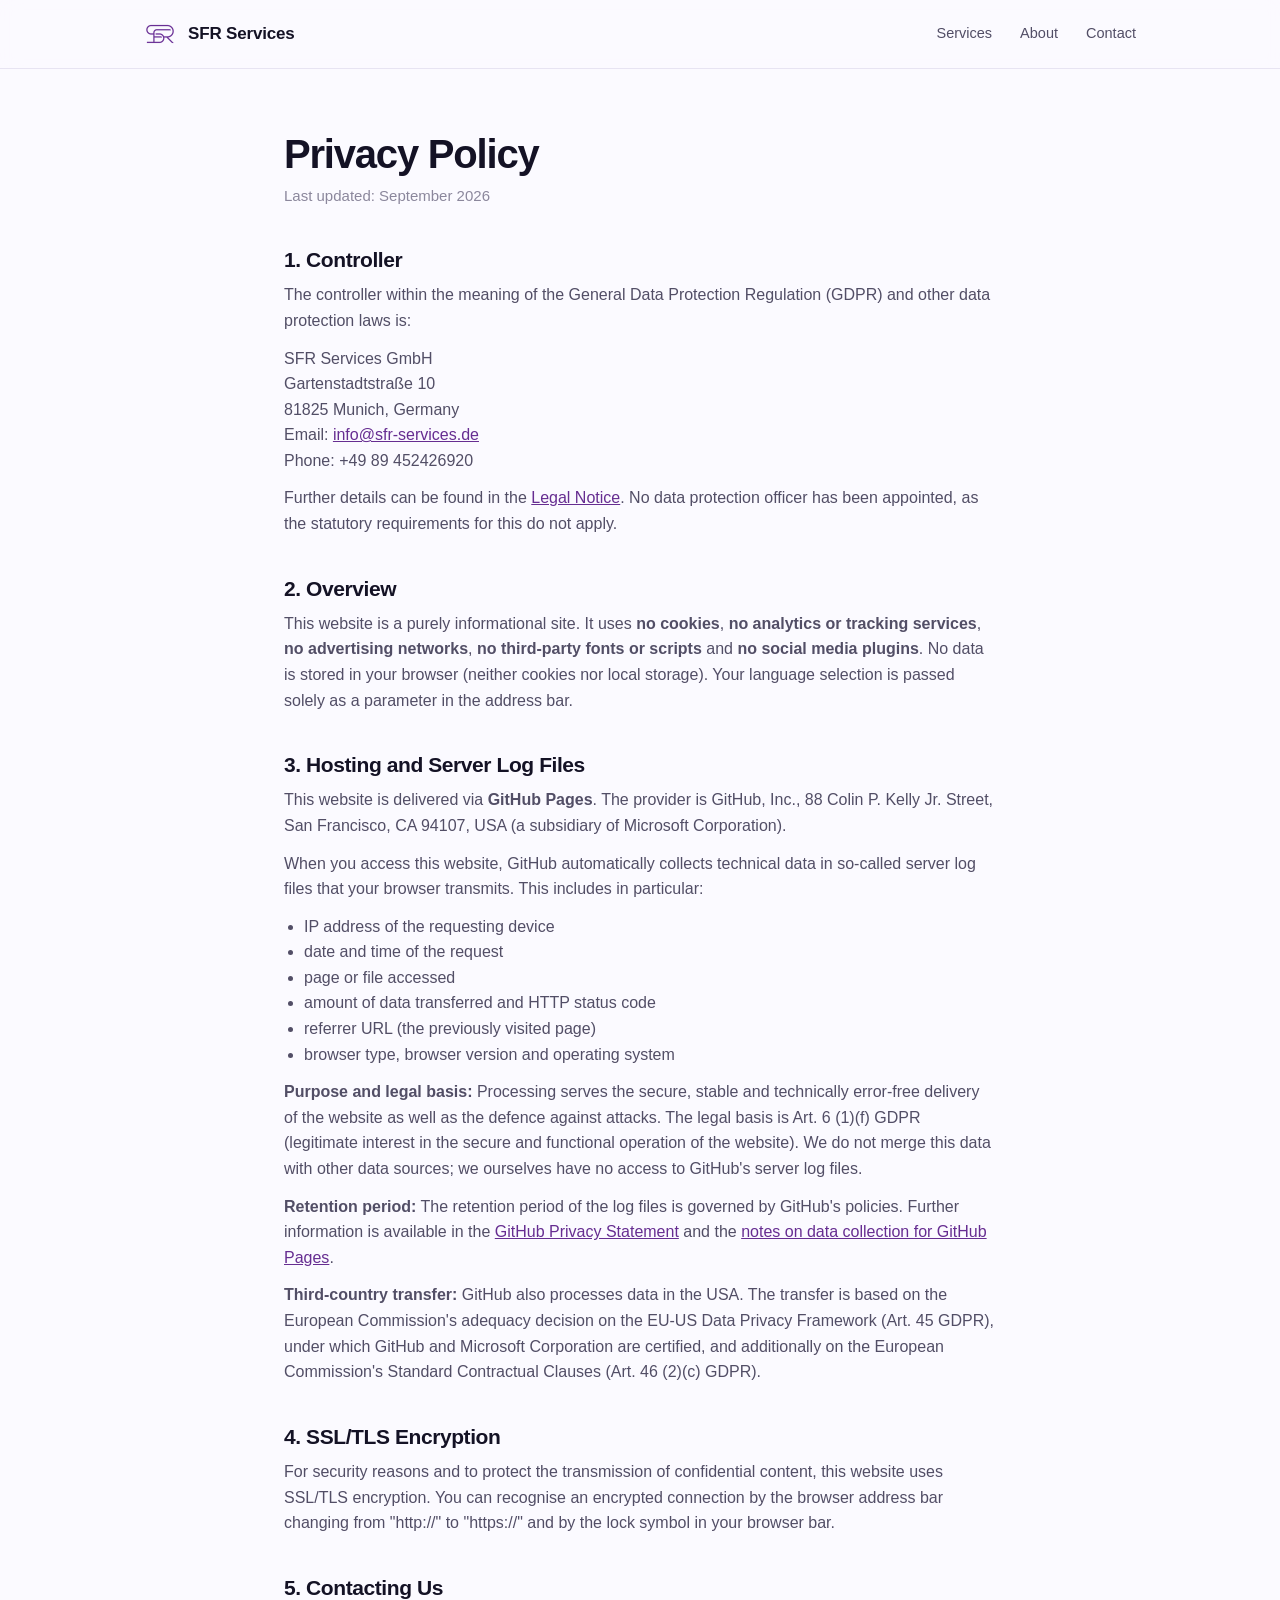
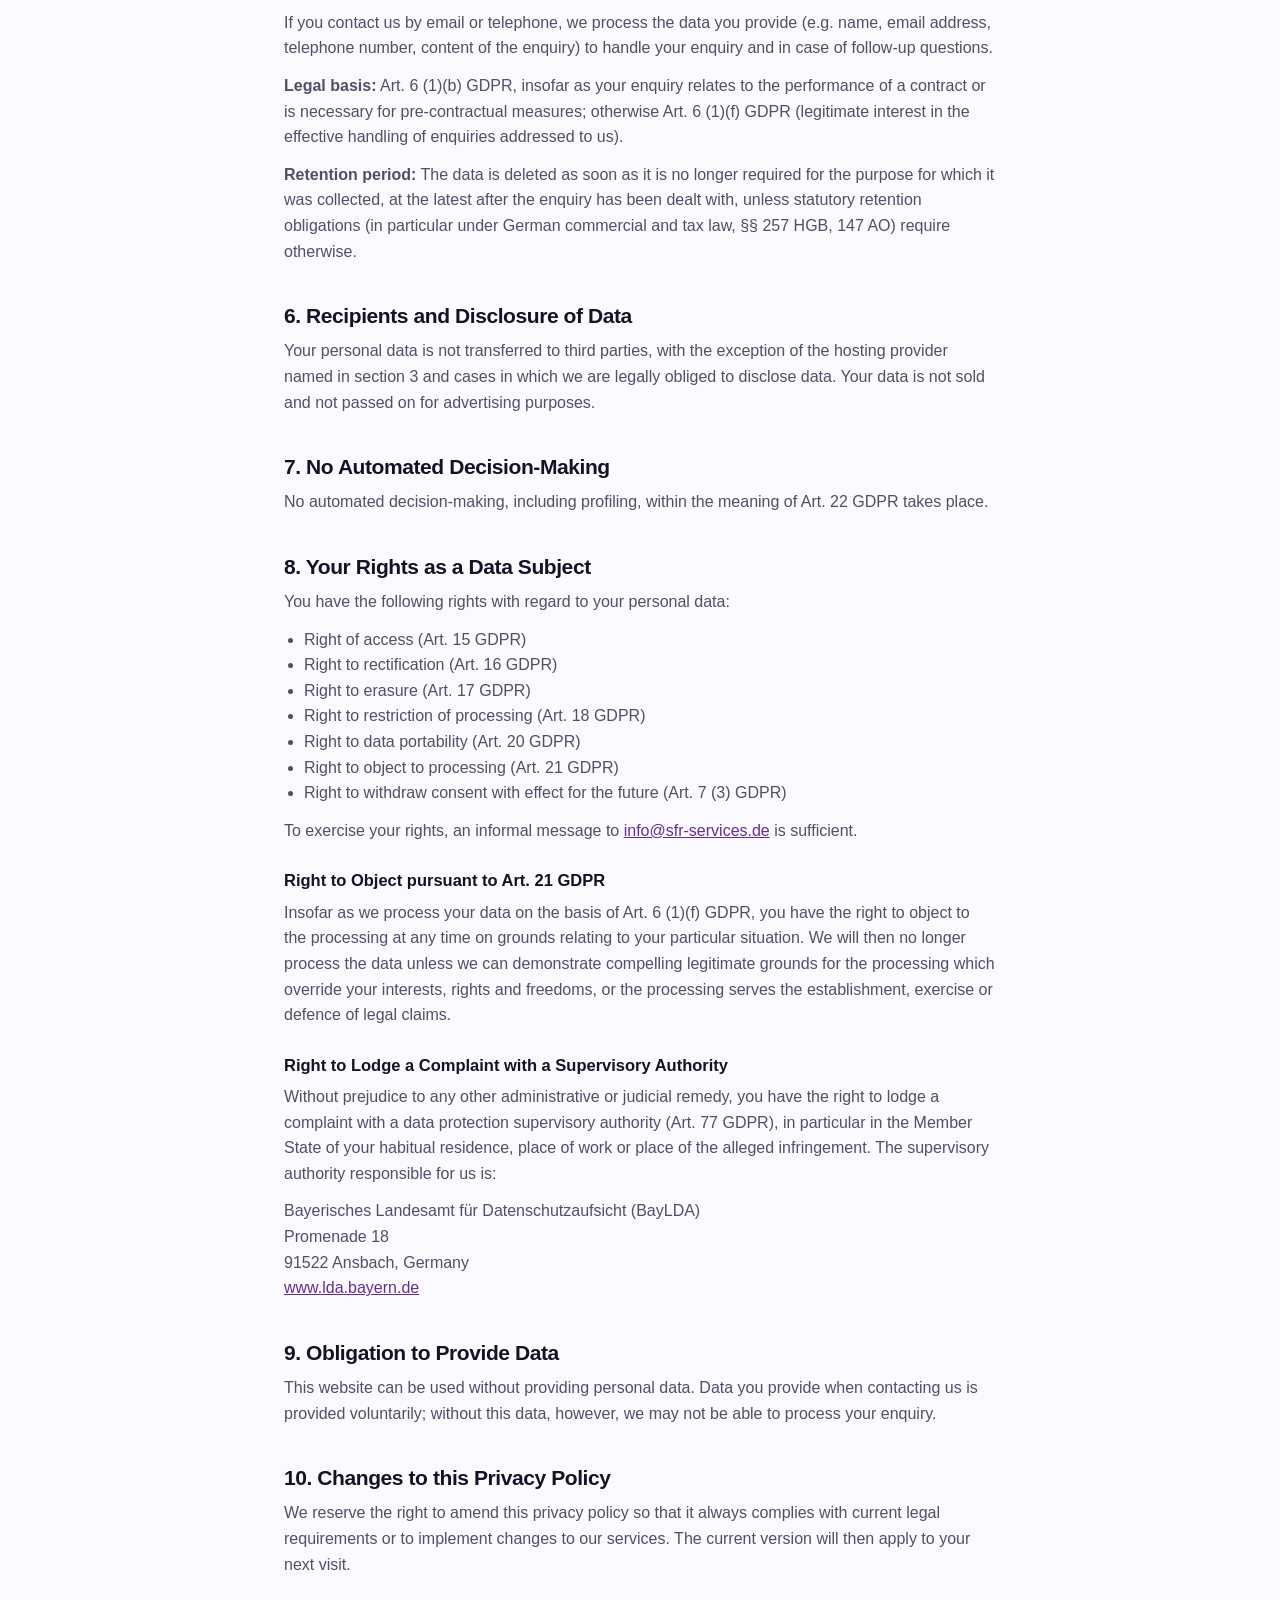
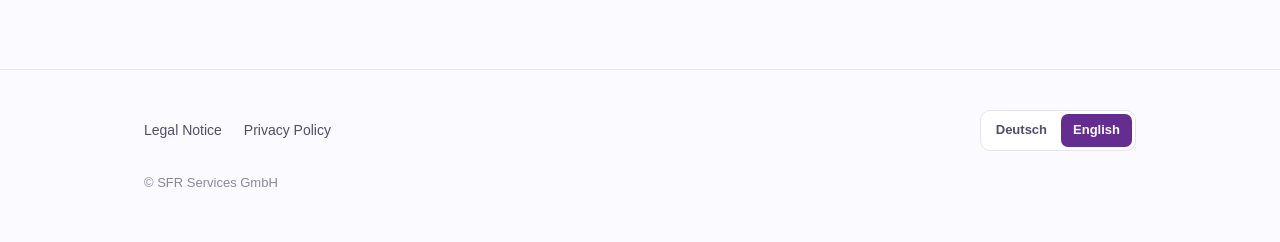
<file: datenschutz.html>
<!DOCTYPE html>
<html lang="de">
<head>
<meta charset="UTF-8">
<meta name="viewport" content="width=device-width, initial-scale=1">
<title>Datenschutzerklärung — SFR Services GmbH</title>
<meta name="robots" content="noindex, follow">
<link rel="icon" type="image/png" href="favicon-32.png">
<link rel="apple-touch-icon" href="apple-touch-icon.png">
<link rel="stylesheet" href="style.css">
</head>
<body>

<header class="site">
  <div class="wrap">
    <a class="brand" href="index.html">
      <img src="logo.png" alt="SFR" width="34" height="34">
      <span class="brand-name">SFR Services</span>
    </a>
    <nav class="main">
      <a href="index.html#leistungen"><span data-i18n="de">Leistungen</span><span data-i18n="en">Services</span></a>
      <a href="index.html#ueber-uns"><span data-i18n="de">Über uns</span><span data-i18n="en">About</span></a>
      <a href="index.html#kontakt"><span data-i18n="de">Kontakt</span><span data-i18n="en">Contact</span></a>
    </nav>
  </div>
</header>

<main>
  <div class="wrap legal">

    <div data-i18n="de">
      <h1>Datenschutzerklärung</h1>
      <p class="subtitle">Stand: September 2026</p>

      <h2>1. Verantwortlicher</h2>
      <p>Verantwortlicher im Sinne der Datenschutz-Grundverordnung (DSGVO) und anderer datenschutzrechtlicher Bestimmungen ist:</p>
      <address>
        <p>
          SFR Services GmbH<br>
          Gartenstadtstraße 10<br>
          81825 München, Deutschland<br>
          E-Mail: <a href="mailto:info@sfr-services.de">info@sfr-services.de</a><br>
          Telefon: +49 89 452426920
        </p>
      </address>
      <p>Weitere Angaben finden Sie im <a href="impressum.html">Impressum</a>. Ein Datenschutzbeauftragter ist nicht benannt, da die gesetzlichen Voraussetzungen hierfür nicht vorliegen.</p>

      <h2>2. Überblick</h2>
      <p>Diese Website ist eine reine Informationsseite. Sie verwendet <strong>keine Cookies</strong>, <strong>keine Analyse- oder Tracking-Dienste</strong>, <strong>keine Werbenetzwerke</strong>, <strong>keine eingebundenen Schriftarten oder Skripte von Drittanbietern</strong> und <strong>keine Social-Media-Plugins</strong>. Es werden keine Daten in Ihrem Browser gespeichert (weder Cookies noch Local Storage). Die Sprachauswahl wird ausschließlich als Parameter in der Adresszeile übergeben.</p>

      <h2>3. Hosting und Server-Logfiles</h2>
      <p>Diese Website wird über den Dienst <strong>GitHub Pages</strong> bereitgestellt. Anbieter ist GitHub, Inc., 88 Colin P. Kelly Jr. Street, San Francisco, CA 94107, USA (eine Tochtergesellschaft der Microsoft Corporation).</p>
      <p>Beim Aufruf dieser Website erfasst GitHub automatisch technische Daten in sogenannten Server-Logfiles, die Ihr Browser übermittelt. Dazu gehören insbesondere:</p>
      <ul>
        <li>IP-Adresse des anfragenden Geräts</li>
        <li>Datum und Uhrzeit der Anfrage</li>
        <li>aufgerufene Seite bzw. Datei</li>
        <li>übertragene Datenmenge und HTTP-Statuscode</li>
        <li>Referrer-URL (die zuvor besuchte Seite)</li>
        <li>Browsertyp, Browserversion und Betriebssystem</li>
      </ul>
      <p><strong>Zweck und Rechtsgrundlage:</strong> Die Verarbeitung erfolgt zur sicheren, stabilen und technisch fehlerfreien Auslieferung der Website sowie zur Abwehr von Angriffen. Rechtsgrundlage ist Art. 6 Abs. 1 lit. f DSGVO (berechtigtes Interesse an einem sicheren und funktionsfähigen Betrieb der Website). Eine Zusammenführung dieser Daten mit anderen Datenquellen findet durch uns nicht statt; wir selbst haben keinen Zugriff auf die Server-Logfiles von GitHub.</p>
      <p><strong>Speicherdauer:</strong> Die Speicherdauer der Logfiles richtet sich nach den Richtlinien von GitHub. Weitere Informationen finden Sie in der <a href="https://docs.github.com/de/site-policy/privacy-policies/github-general-privacy-statement" target="_blank" rel="noopener noreferrer">Datenschutzerklärung von GitHub</a> sowie in den <a href="https://docs.github.com/de/pages/getting-started-with-github-pages/what-is-github-pages#data-collection" target="_blank" rel="noopener noreferrer">Hinweisen zur Datenerhebung bei GitHub Pages</a>.</p>
      <p><strong>Drittlandübermittlung:</strong> GitHub verarbeitet Daten auch in den USA. Die Übermittlung erfolgt auf Grundlage des Angemessenheitsbeschlusses der Europäischen Kommission zum EU-US Data Privacy Framework (Art. 45 DSGVO), unter dem GitHub bzw. die Microsoft Corporation zertifiziert ist, sowie ergänzend auf Grundlage von Standardvertragsklauseln der Europäischen Kommission (Art. 46 Abs. 2 lit. c DSGVO).</p>

      <h2>4. SSL-/TLS-Verschlüsselung</h2>
      <p>Diese Website nutzt aus Sicherheitsgründen und zum Schutz der Übertragung vertraulicher Inhalte eine SSL-/TLS-Verschlüsselung. Eine verschlüsselte Verbindung erkennen Sie daran, dass die Adresszeile des Browsers von „http://“ auf „https://“ wechselt und an dem Schloss-Symbol in Ihrer Browserzeile.</p>

      <h2>5. Kontaktaufnahme</h2>
      <p>Wenn Sie uns per E-Mail oder Telefon kontaktieren, verarbeiten wir die von Ihnen mitgeteilten Daten (z. B. Name, E-Mail-Adresse, Telefonnummer, Inhalt der Anfrage) zur Bearbeitung Ihrer Anfrage und für den Fall von Anschlussfragen.</p>
      <p><strong>Rechtsgrundlage:</strong> Art. 6 Abs. 1 lit. b DSGVO, soweit Ihre Anfrage mit der Erfüllung eines Vertrags zusammenhängt oder zur Durchführung vorvertraglicher Maßnahmen erforderlich ist; im Übrigen Art. 6 Abs. 1 lit. f DSGVO (berechtigtes Interesse an der effektiven Bearbeitung der an uns gerichteten Anfragen).</p>
      <p><strong>Speicherdauer:</strong> Die Daten werden gelöscht, sobald sie für die Erreichung des Zwecks ihrer Erhebung nicht mehr erforderlich sind, spätestens jedoch nach Erledigung der Anfrage, sofern keine gesetzlichen Aufbewahrungspflichten (insbesondere nach Handels- und Steuerrecht, §§ 257 HGB, 147 AO) entgegenstehen.</p>

      <h2>6. Empfänger und Weitergabe von Daten</h2>
      <p>Eine Übermittlung Ihrer personenbezogenen Daten an Dritte findet nicht statt, mit Ausnahme des unter Ziffer 3 genannten Hosting-Anbieters sowie in Fällen, in denen wir gesetzlich zur Weitergabe verpflichtet sind. Ihre Daten werden nicht verkauft und nicht zu Werbezwecken weitergegeben.</p>

      <h2>7. Keine automatisierte Entscheidungsfindung</h2>
      <p>Eine automatisierte Entscheidungsfindung einschließlich Profiling im Sinne des Art. 22 DSGVO findet nicht statt.</p>

      <h2>8. Ihre Rechte als betroffene Person</h2>
      <p>Ihnen stehen gegenüber uns hinsichtlich der Sie betreffenden personenbezogenen Daten folgende Rechte zu:</p>
      <ul>
        <li>Recht auf Auskunft (Art. 15 DSGVO)</li>
        <li>Recht auf Berichtigung (Art. 16 DSGVO)</li>
        <li>Recht auf Löschung (Art. 17 DSGVO)</li>
        <li>Recht auf Einschränkung der Verarbeitung (Art. 18 DSGVO)</li>
        <li>Recht auf Datenübertragbarkeit (Art. 20 DSGVO)</li>
        <li>Recht auf Widerspruch gegen die Verarbeitung (Art. 21 DSGVO)</li>
        <li>Recht auf Widerruf einer erteilten Einwilligung mit Wirkung für die Zukunft (Art. 7 Abs. 3 DSGVO)</li>
      </ul>
      <p>Zur Ausübung Ihrer Rechte genügt eine formlose Mitteilung an <a href="mailto:info@sfr-services.de">info@sfr-services.de</a>.</p>

      <h3>Widerspruchsrecht nach Art. 21 DSGVO</h3>
      <p>Soweit wir Ihre Daten auf Grundlage von Art. 6 Abs. 1 lit. f DSGVO verarbeiten, haben Sie das Recht, aus Gründen, die sich aus Ihrer besonderen Situation ergeben, jederzeit Widerspruch gegen die Verarbeitung einzulegen. Wir verarbeiten die Daten dann nicht mehr, es sei denn, wir können zwingende schutzwürdige Gründe für die Verarbeitung nachweisen, die Ihre Interessen, Rechte und Freiheiten überwiegen, oder die Verarbeitung dient der Geltendmachung, Ausübung oder Verteidigung von Rechtsansprüchen.</p>

      <h3>Beschwerderecht bei einer Aufsichtsbehörde</h3>
      <p>Unbeschadet eines anderweitigen verwaltungsrechtlichen oder gerichtlichen Rechtsbehelfs steht Ihnen das Recht auf Beschwerde bei einer Datenschutz-Aufsichtsbehörde zu (Art. 77 DSGVO), insbesondere in dem Mitgliedstaat Ihres Aufenthaltsorts, Ihres Arbeitsplatzes oder des Orts des mutmaßlichen Verstoßes. Die für uns zuständige Aufsichtsbehörde ist:</p>
      <address>
        <p>
          Bayerisches Landesamt für Datenschutzaufsicht (BayLDA)<br>
          Promenade 18<br>
          91522 Ansbach<br>
          <a href="https://www.lda.bayern.de" target="_blank" rel="noopener noreferrer">www.lda.bayern.de</a>
        </p>
      </address>

      <h2>9. Pflicht zur Bereitstellung von Daten</h2>
      <p>Die Nutzung dieser Website ist ohne Angabe personenbezogener Daten möglich. Die im Rahmen einer Kontaktaufnahme mitgeteilten Daten stellen Sie freiwillig bereit; ohne diese Daten können wir Ihre Anfrage jedoch gegebenenfalls nicht bearbeiten.</p>

      <h2>10. Änderung dieser Datenschutzerklärung</h2>
      <p>Wir behalten uns vor, diese Datenschutzerklärung anzupassen, damit sie stets den aktuellen rechtlichen Anforderungen entspricht oder um Änderungen unserer Leistungen umzusetzen. Für Ihren erneuten Besuch gilt dann die jeweils aktuelle Fassung.</p>
    </div>

    <div data-i18n="en">
      <h1>Privacy Policy</h1>
      <p class="subtitle">Last updated: September 2026</p>

      <h2>1. Controller</h2>
      <p>The controller within the meaning of the General Data Protection Regulation (GDPR) and other data protection laws is:</p>
      <address>
        <p>
          SFR Services GmbH<br>
          Gartenstadtstraße 10<br>
          81825 Munich, Germany<br>
          Email: <a href="mailto:info@sfr-services.de">info@sfr-services.de</a><br>
          Phone: +49 89 452426920
        </p>
      </address>
      <p>Further details can be found in the <a href="impressum.html">Legal Notice</a>. No data protection officer has been appointed, as the statutory requirements for this do not apply.</p>

      <h2>2. Overview</h2>
      <p>This website is a purely informational site. It uses <strong>no cookies</strong>, <strong>no analytics or tracking services</strong>, <strong>no advertising networks</strong>, <strong>no third-party fonts or scripts</strong> and <strong>no social media plugins</strong>. No data is stored in your browser (neither cookies nor local storage). Your language selection is passed solely as a parameter in the address bar.</p>

      <h2>3. Hosting and Server Log Files</h2>
      <p>This website is delivered via <strong>GitHub Pages</strong>. The provider is GitHub, Inc., 88 Colin P. Kelly Jr. Street, San Francisco, CA 94107, USA (a subsidiary of Microsoft Corporation).</p>
      <p>When you access this website, GitHub automatically collects technical data in so-called server log files that your browser transmits. This includes in particular:</p>
      <ul>
        <li>IP address of the requesting device</li>
        <li>date and time of the request</li>
        <li>page or file accessed</li>
        <li>amount of data transferred and HTTP status code</li>
        <li>referrer URL (the previously visited page)</li>
        <li>browser type, browser version and operating system</li>
      </ul>
      <p><strong>Purpose and legal basis:</strong> Processing serves the secure, stable and technically error-free delivery of the website as well as the defence against attacks. The legal basis is Art. 6 (1)(f) GDPR (legitimate interest in the secure and functional operation of the website). We do not merge this data with other data sources; we ourselves have no access to GitHub's server log files.</p>
      <p><strong>Retention period:</strong> The retention period of the log files is governed by GitHub's policies. Further information is available in the <a href="https://docs.github.com/en/site-policy/privacy-policies/github-general-privacy-statement" target="_blank" rel="noopener noreferrer">GitHub Privacy Statement</a> and the <a href="https://docs.github.com/en/pages/getting-started-with-github-pages/what-is-github-pages#data-collection" target="_blank" rel="noopener noreferrer">notes on data collection for GitHub Pages</a>.</p>
      <p><strong>Third-country transfer:</strong> GitHub also processes data in the USA. The transfer is based on the European Commission's adequacy decision on the EU-US Data Privacy Framework (Art. 45 GDPR), under which GitHub and Microsoft Corporation are certified, and additionally on the European Commission's Standard Contractual Clauses (Art. 46 (2)(c) GDPR).</p>

      <h2>4. SSL/TLS Encryption</h2>
      <p>For security reasons and to protect the transmission of confidential content, this website uses SSL/TLS encryption. You can recognise an encrypted connection by the browser address bar changing from "http://" to "https://" and by the lock symbol in your browser bar.</p>

      <h2>5. Contacting Us</h2>
      <p>If you contact us by email or telephone, we process the data you provide (e.g. name, email address, telephone number, content of the enquiry) to handle your enquiry and in case of follow-up questions.</p>
      <p><strong>Legal basis:</strong> Art. 6 (1)(b) GDPR, insofar as your enquiry relates to the performance of a contract or is necessary for pre-contractual measures; otherwise Art. 6 (1)(f) GDPR (legitimate interest in the effective handling of enquiries addressed to us).</p>
      <p><strong>Retention period:</strong> The data is deleted as soon as it is no longer required for the purpose for which it was collected, at the latest after the enquiry has been dealt with, unless statutory retention obligations (in particular under German commercial and tax law, §§ 257 HGB, 147 AO) require otherwise.</p>

      <h2>6. Recipients and Disclosure of Data</h2>
      <p>Your personal data is not transferred to third parties, with the exception of the hosting provider named in section 3 and cases in which we are legally obliged to disclose data. Your data is not sold and not passed on for advertising purposes.</p>

      <h2>7. No Automated Decision-Making</h2>
      <p>No automated decision-making, including profiling, within the meaning of Art. 22 GDPR takes place.</p>

      <h2>8. Your Rights as a Data Subject</h2>
      <p>You have the following rights with regard to your personal data:</p>
      <ul>
        <li>Right of access (Art. 15 GDPR)</li>
        <li>Right to rectification (Art. 16 GDPR)</li>
        <li>Right to erasure (Art. 17 GDPR)</li>
        <li>Right to restriction of processing (Art. 18 GDPR)</li>
        <li>Right to data portability (Art. 20 GDPR)</li>
        <li>Right to object to processing (Art. 21 GDPR)</li>
        <li>Right to withdraw consent with effect for the future (Art. 7 (3) GDPR)</li>
      </ul>
      <p>To exercise your rights, an informal message to <a href="mailto:info@sfr-services.de">info@sfr-services.de</a> is sufficient.</p>

      <h3>Right to Object pursuant to Art. 21 GDPR</h3>
      <p>Insofar as we process your data on the basis of Art. 6 (1)(f) GDPR, you have the right to object to the processing at any time on grounds relating to your particular situation. We will then no longer process the data unless we can demonstrate compelling legitimate grounds for the processing which override your interests, rights and freedoms, or the processing serves the establishment, exercise or defence of legal claims.</p>

      <h3>Right to Lodge a Complaint with a Supervisory Authority</h3>
      <p>Without prejudice to any other administrative or judicial remedy, you have the right to lodge a complaint with a data protection supervisory authority (Art. 77 GDPR), in particular in the Member State of your habitual residence, place of work or place of the alleged infringement. The supervisory authority responsible for us is:</p>
      <address>
        <p>
          Bayerisches Landesamt für Datenschutzaufsicht (BayLDA)<br>
          Promenade 18<br>
          91522 Ansbach, Germany<br>
          <a href="https://www.lda.bayern.de" target="_blank" rel="noopener noreferrer">www.lda.bayern.de</a>
        </p>
      </address>

      <h2>9. Obligation to Provide Data</h2>
      <p>This website can be used without providing personal data. Data you provide when contacting us is provided voluntarily; without this data, however, we may not be able to process your enquiry.</p>

      <h2>10. Changes to this Privacy Policy</h2>
      <p>We reserve the right to amend this privacy policy so that it always complies with current legal requirements or to implement changes to our services. The current version will then apply to your next visit.</p>
    </div>

  </div>
</main>

<footer class="site">
  <div class="wrap">
    <div class="row">
      <div class="links">
        <a href="impressum.html"><span data-i18n="de">Impressum</span><span data-i18n="en">Legal Notice</span></a>
        <a href="datenschutz.html"><span data-i18n="de">Datenschutz</span><span data-i18n="en">Privacy Policy</span></a>
      </div>
      <div class="lang" role="group" aria-label="Sprache / Language">
        <button type="button" data-setlang="de">Deutsch</button>
        <button type="button" data-setlang="en">English</button>
      </div>
    </div>
    <div class="copy">&copy; SFR Services GmbH</div>
  </div>
</footer>

<script src="lang.js"></script>
</body>
</html>
</file>
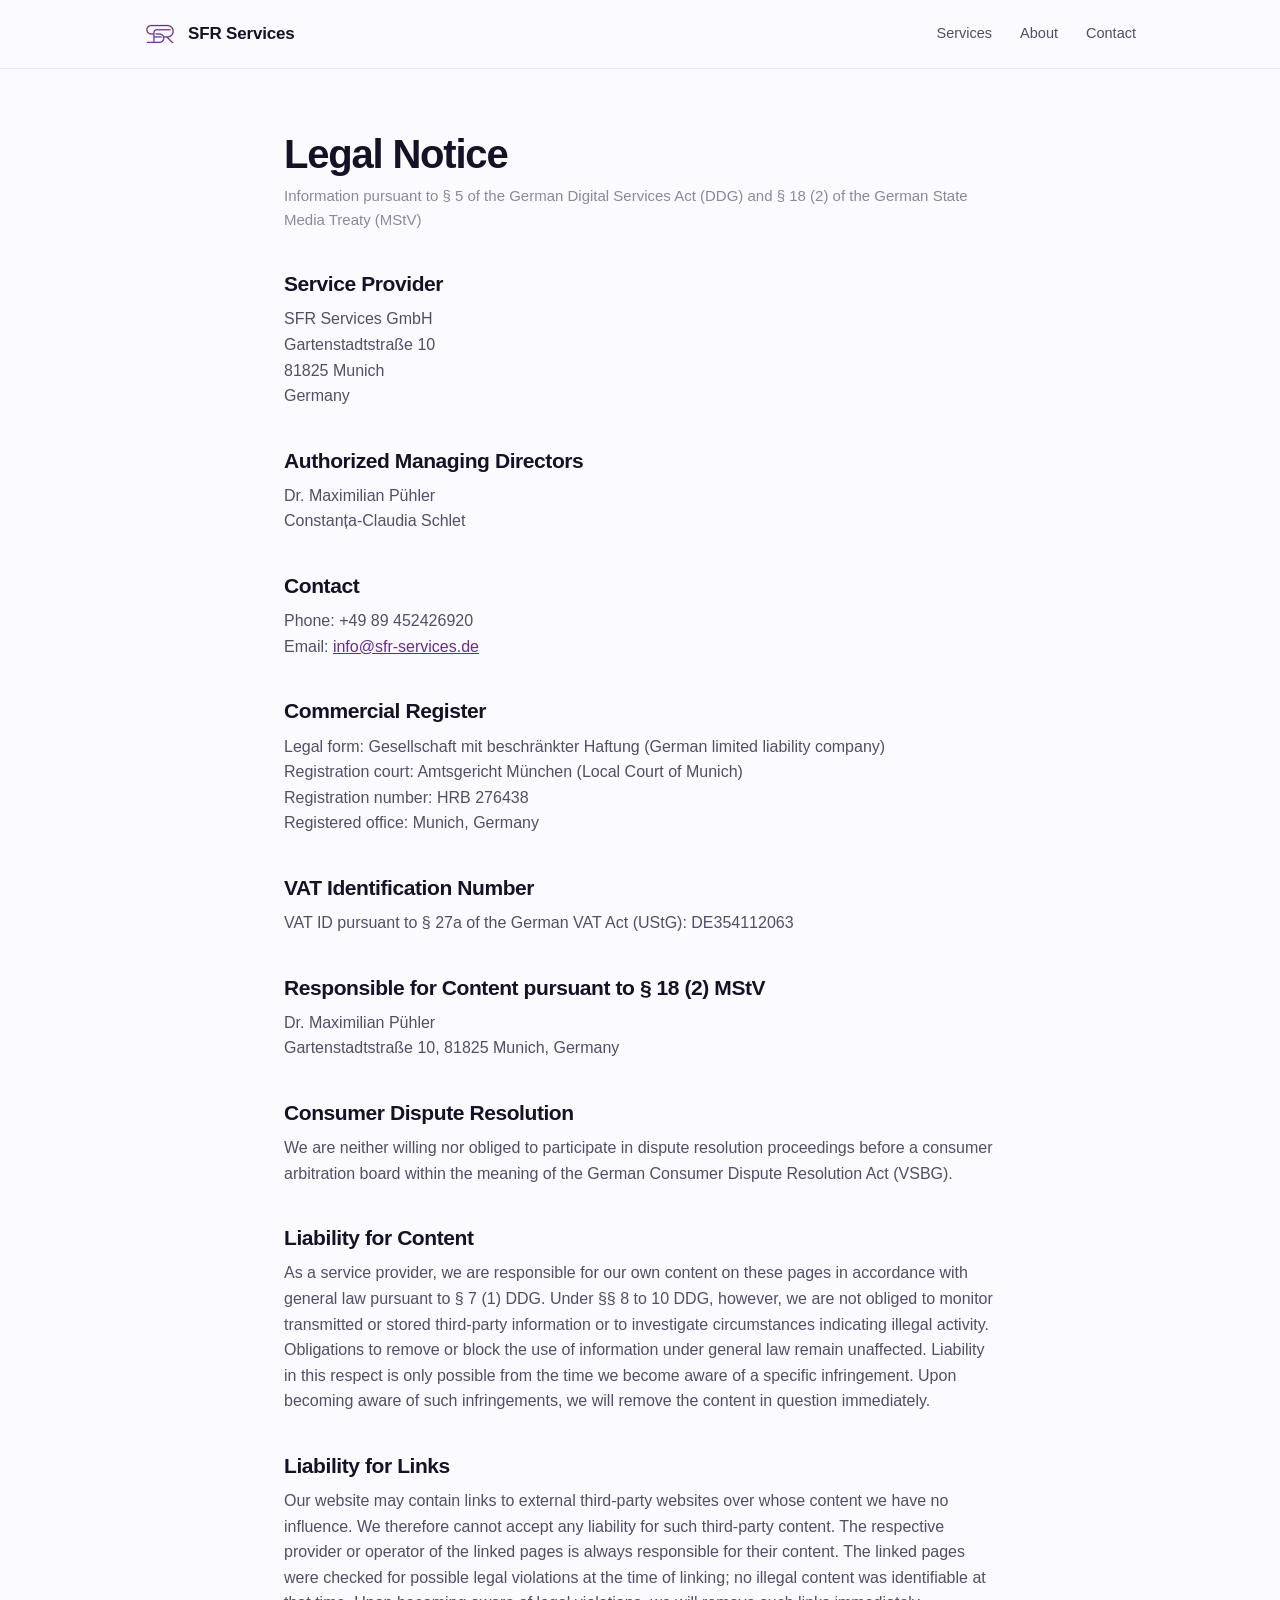
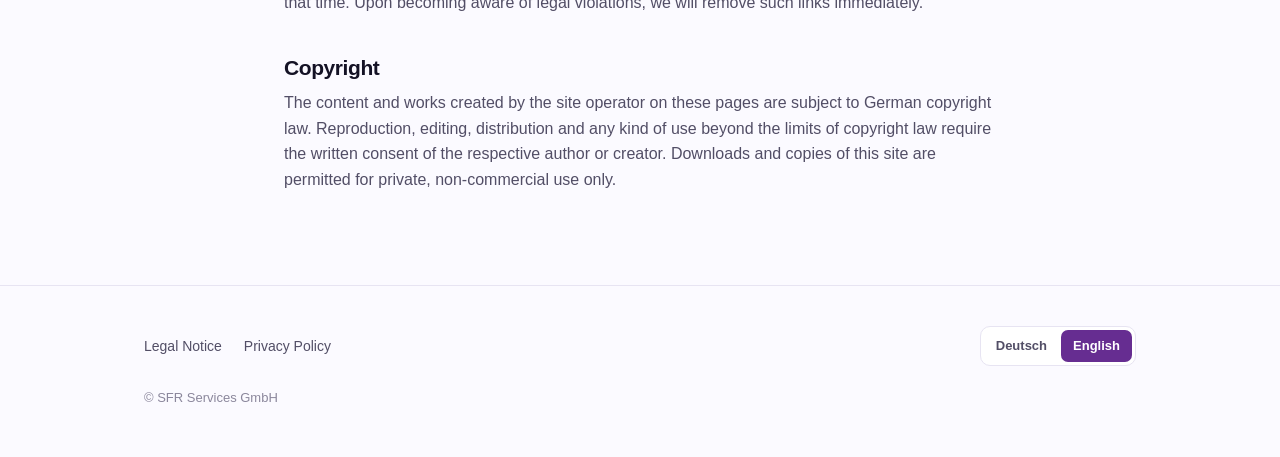
<file: impressum.html>
<!DOCTYPE html>
<html lang="de">
<head>
<meta charset="UTF-8">
<meta name="viewport" content="width=device-width, initial-scale=1">
<title>Impressum — SFR Services GmbH</title>
<meta name="robots" content="noindex, follow">
<link rel="icon" type="image/png" href="favicon-32.png">
<link rel="apple-touch-icon" href="apple-touch-icon.png">
<link rel="stylesheet" href="style.css">
</head>
<body>

<header class="site">
  <div class="wrap">
    <a class="brand" href="index.html">
      <img src="logo.png" alt="SFR" width="34" height="34">
      <span class="brand-name">SFR Services</span>
    </a>
    <nav class="main">
      <a href="index.html#leistungen"><span data-i18n="de">Leistungen</span><span data-i18n="en">Services</span></a>
      <a href="index.html#ueber-uns"><span data-i18n="de">Über uns</span><span data-i18n="en">About</span></a>
      <a href="index.html#kontakt"><span data-i18n="de">Kontakt</span><span data-i18n="en">Contact</span></a>
    </nav>
  </div>
</header>

<main>
  <div class="wrap legal">

    <div data-i18n="de">
      <h1>Impressum</h1>
      <p class="subtitle">Angaben gemäß § 5 Digitale-Dienste-Gesetz (DDG) und § 18 Abs. 2 Medienstaatsvertrag (MStV)</p>

      <h2>Diensteanbieter</h2>
      <address>
        <p>
          SFR Services GmbH<br>
          Gartenstadtstraße 10<br>
          81825 München<br>
          Deutschland
        </p>
      </address>

      <h2>Vertretungsberechtigte Geschäftsführer</h2>
      <p>Dr. Maximilian Pühler<br>Constanța-Claudia Schlet</p>

      <h2>Kontakt</h2>
      <p>
        Telefon: +49 89 452426920<br>
        E-Mail: <a href="mailto:info@sfr-services.de">info@sfr-services.de</a>
      </p>

      <h2>Registereintrag</h2>
      <p>
        Rechtsform: Gesellschaft mit beschränkter Haftung (GmbH)<br>
        Registergericht: Amtsgericht München<br>
        Registernummer: HRB 276438<br>
        Sitz der Gesellschaft: München
      </p>

      <h2>Umsatzsteuer-Identifikationsnummer</h2>
      <p>Umsatzsteuer-Identifikationsnummer gemäß § 27a Umsatzsteuergesetz: DE354112063</p>

      <h2>Verantwortlich für den Inhalt nach § 18 Abs. 2 MStV</h2>
      <p>Dr. Maximilian Pühler<br>Gartenstadtstraße 10, 81825 München</p>

      <h2>Verbraucherstreitbeilegung</h2>
      <p>Wir sind nicht bereit und nicht verpflichtet, an Streitbeilegungsverfahren vor einer Verbraucherschlichtungsstelle im Sinne des Verbraucherstreitbeilegungsgesetzes (VSBG) teilzunehmen.</p>

      <h2>Haftung für Inhalte</h2>
      <p>Als Diensteanbieter sind wir gemäß § 7 Abs. 1 DDG für eigene Inhalte auf diesen Seiten nach den allgemeinen Gesetzen verantwortlich. Nach §§ 8 bis 10 DDG sind wir als Diensteanbieter jedoch nicht verpflichtet, übermittelte oder gespeicherte fremde Informationen zu überwachen oder nach Umständen zu forschen, die auf eine rechtswidrige Tätigkeit hinweisen. Verpflichtungen zur Entfernung oder Sperrung der Nutzung von Informationen nach den allgemeinen Gesetzen bleiben hiervon unberührt. Eine diesbezügliche Haftung ist jedoch erst ab dem Zeitpunkt der Kenntnis einer konkreten Rechtsverletzung möglich. Bei Bekanntwerden entsprechender Rechtsverletzungen werden wir diese Inhalte umgehend entfernen.</p>

      <h2>Haftung für Links</h2>
      <p>Unser Angebot enthält gegebenenfalls Links zu externen Websites Dritter, auf deren Inhalte wir keinen Einfluss haben. Deshalb können wir für diese fremden Inhalte auch keine Gewähr übernehmen. Für die Inhalte der verlinkten Seiten ist stets der jeweilige Anbieter oder Betreiber der Seiten verantwortlich. Die verlinkten Seiten wurden zum Zeitpunkt der Verlinkung auf mögliche Rechtsverstöße überprüft; rechtswidrige Inhalte waren zu diesem Zeitpunkt nicht erkennbar. Bei Bekanntwerden von Rechtsverletzungen werden wir derartige Links umgehend entfernen.</p>

      <h2>Urheberrecht</h2>
      <p>Die durch den Seitenbetreiber erstellten Inhalte und Werke auf diesen Seiten unterliegen dem deutschen Urheberrecht. Die Vervielfältigung, Bearbeitung, Verbreitung und jede Art der Verwertung außerhalb der Grenzen des Urheberrechts bedürfen der schriftlichen Zustimmung des jeweiligen Autors bzw. Erstellers. Downloads und Kopien dieser Seite sind nur für den privaten, nicht kommerziellen Gebrauch gestattet.</p>
    </div>

    <div data-i18n="en">
      <h1>Legal Notice</h1>
      <p class="subtitle">Information pursuant to § 5 of the German Digital Services Act (DDG) and § 18 (2) of the German State Media Treaty (MStV)</p>

      <h2>Service Provider</h2>
      <address>
        <p>
          SFR Services GmbH<br>
          Gartenstadtstraße 10<br>
          81825 Munich<br>
          Germany
        </p>
      </address>

      <h2>Authorized Managing Directors</h2>
      <p>Dr. Maximilian Pühler<br>Constanța-Claudia Schlet</p>

      <h2>Contact</h2>
      <p>
        Phone: +49 89 452426920<br>
        Email: <a href="mailto:info@sfr-services.de">info@sfr-services.de</a>
      </p>

      <h2>Commercial Register</h2>
      <p>
        Legal form: Gesellschaft mit beschränkter Haftung (German limited liability company)<br>
        Registration court: Amtsgericht München (Local Court of Munich)<br>
        Registration number: HRB 276438<br>
        Registered office: Munich, Germany
      </p>

      <h2>VAT Identification Number</h2>
      <p>VAT ID pursuant to § 27a of the German VAT Act (UStG): DE354112063</p>

      <h2>Responsible for Content pursuant to § 18 (2) MStV</h2>
      <p>Dr. Maximilian Pühler<br>Gartenstadtstraße 10, 81825 Munich, Germany</p>

      <h2>Consumer Dispute Resolution</h2>
      <p>We are neither willing nor obliged to participate in dispute resolution proceedings before a consumer arbitration board within the meaning of the German Consumer Dispute Resolution Act (VSBG).</p>

      <h2>Liability for Content</h2>
      <p>As a service provider, we are responsible for our own content on these pages in accordance with general law pursuant to § 7 (1) DDG. Under §§ 8 to 10 DDG, however, we are not obliged to monitor transmitted or stored third-party information or to investigate circumstances indicating illegal activity. Obligations to remove or block the use of information under general law remain unaffected. Liability in this respect is only possible from the time we become aware of a specific infringement. Upon becoming aware of such infringements, we will remove the content in question immediately.</p>

      <h2>Liability for Links</h2>
      <p>Our website may contain links to external third-party websites over whose content we have no influence. We therefore cannot accept any liability for such third-party content. The respective provider or operator of the linked pages is always responsible for their content. The linked pages were checked for possible legal violations at the time of linking; no illegal content was identifiable at that time. Upon becoming aware of legal violations, we will remove such links immediately.</p>

      <h2>Copyright</h2>
      <p>The content and works created by the site operator on these pages are subject to German copyright law. Reproduction, editing, distribution and any kind of use beyond the limits of copyright law require the written consent of the respective author or creator. Downloads and copies of this site are permitted for private, non-commercial use only.</p>
    </div>

  </div>
</main>

<footer class="site">
  <div class="wrap">
    <div class="row">
      <div class="links">
        <a href="impressum.html"><span data-i18n="de">Impressum</span><span data-i18n="en">Legal Notice</span></a>
        <a href="datenschutz.html"><span data-i18n="de">Datenschutz</span><span data-i18n="en">Privacy Policy</span></a>
      </div>
      <div class="lang" role="group" aria-label="Sprache / Language">
        <button type="button" data-setlang="de">Deutsch</button>
        <button type="button" data-setlang="en">English</button>
      </div>
    </div>
    <div class="copy">&copy; SFR Services GmbH</div>
  </div>
</footer>

<script src="lang.js"></script>
</body>
</html>
</file>
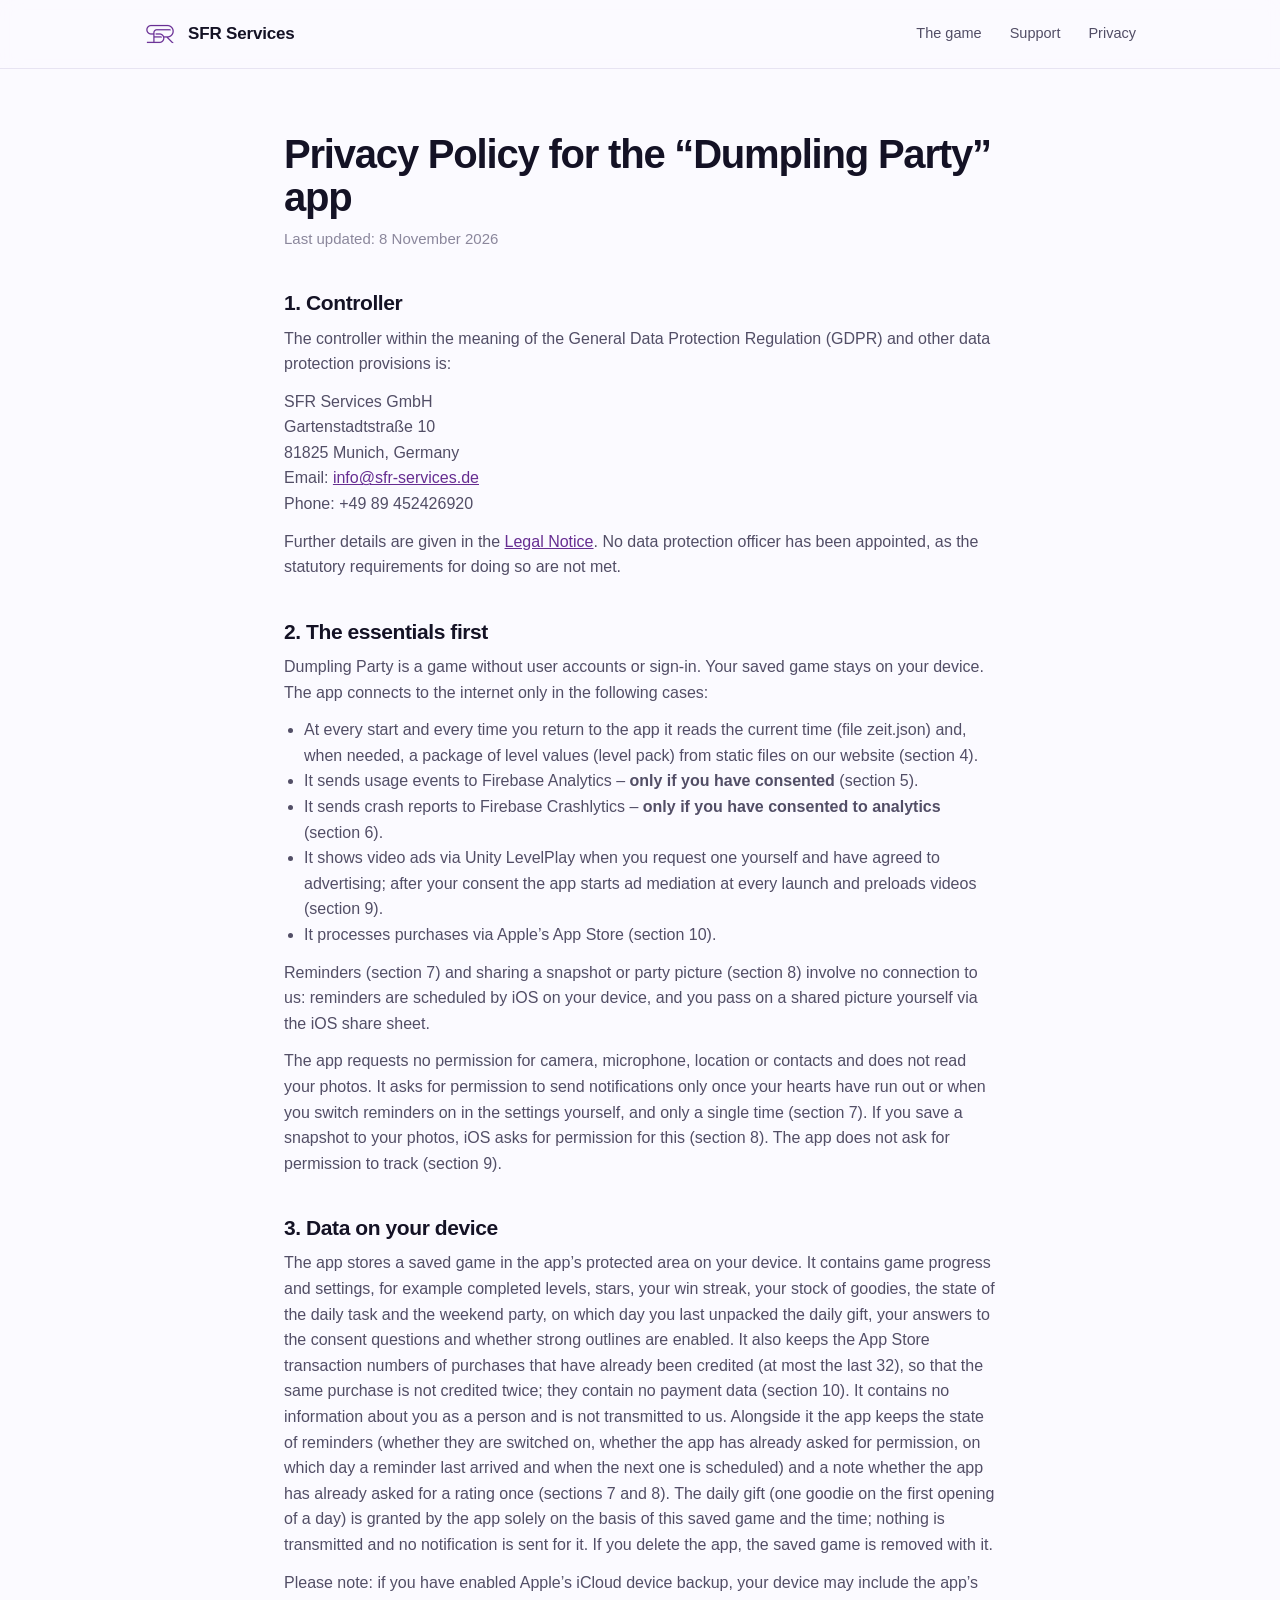
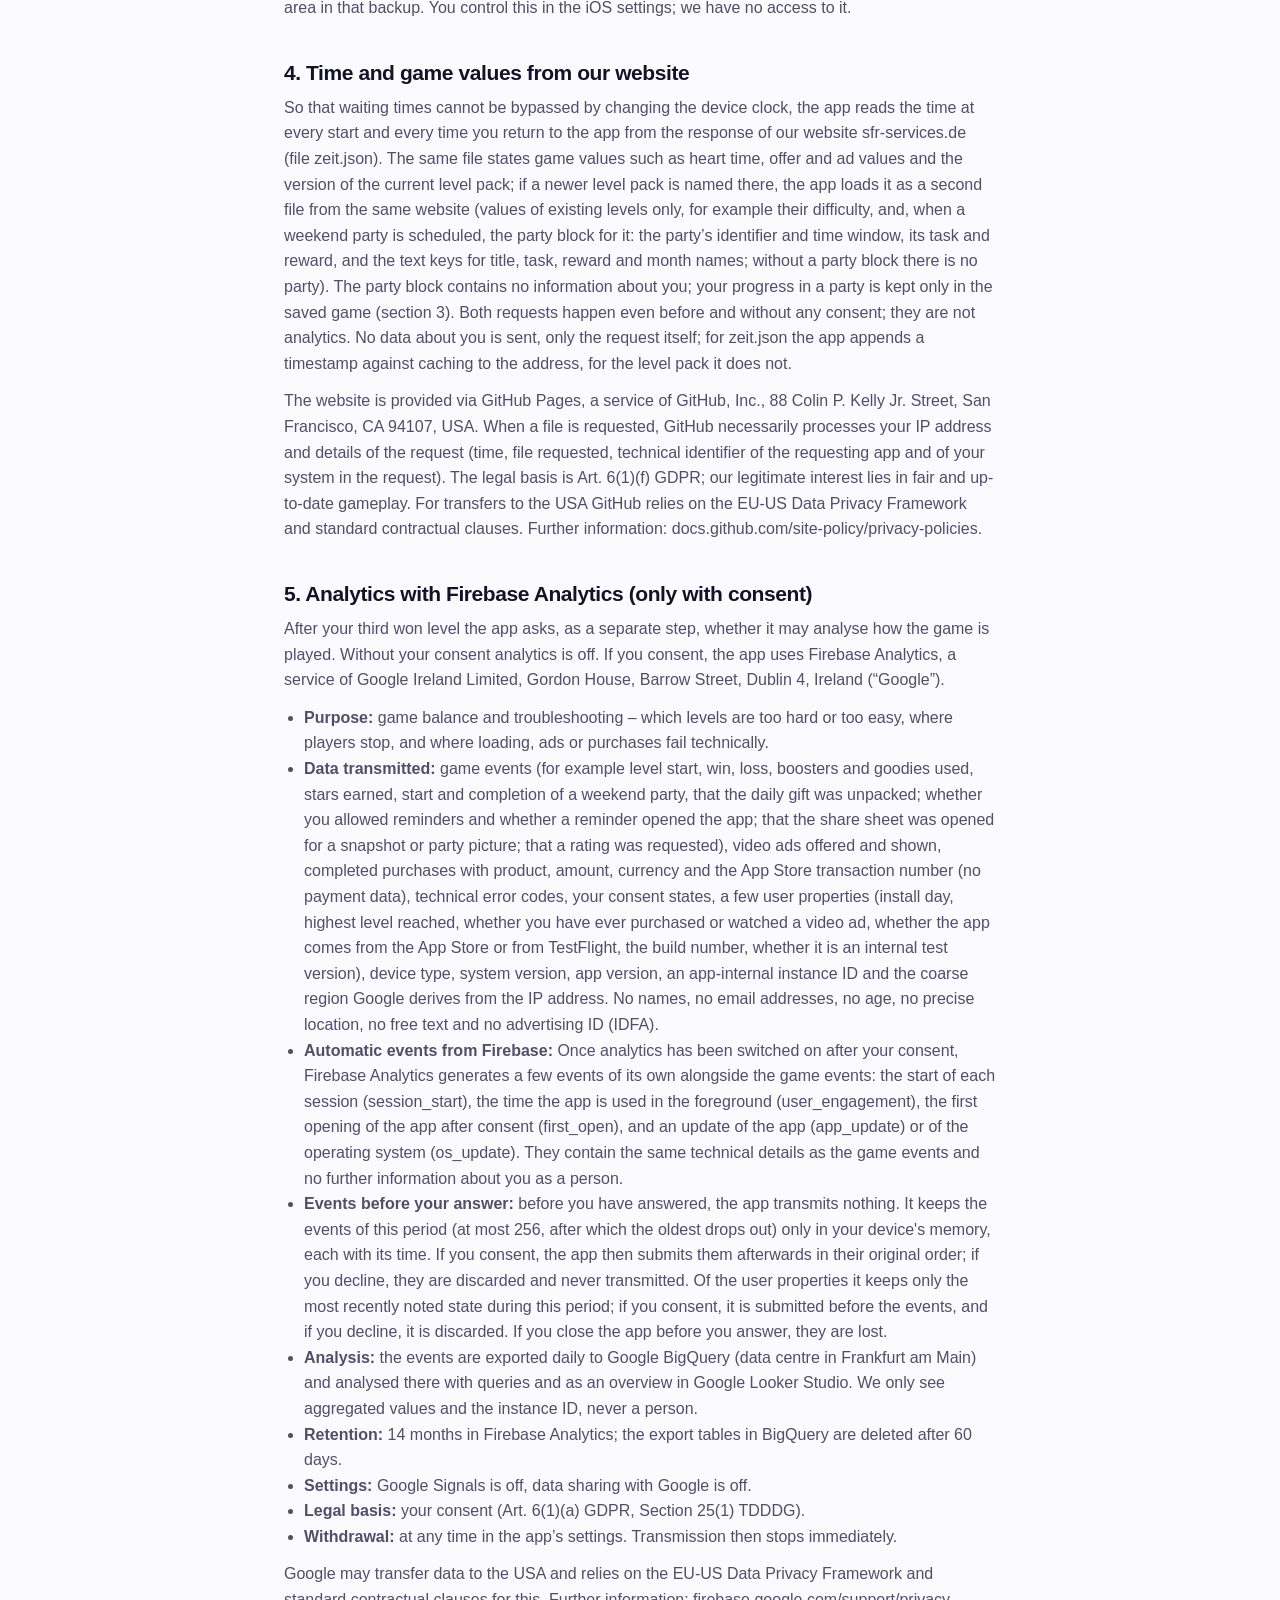
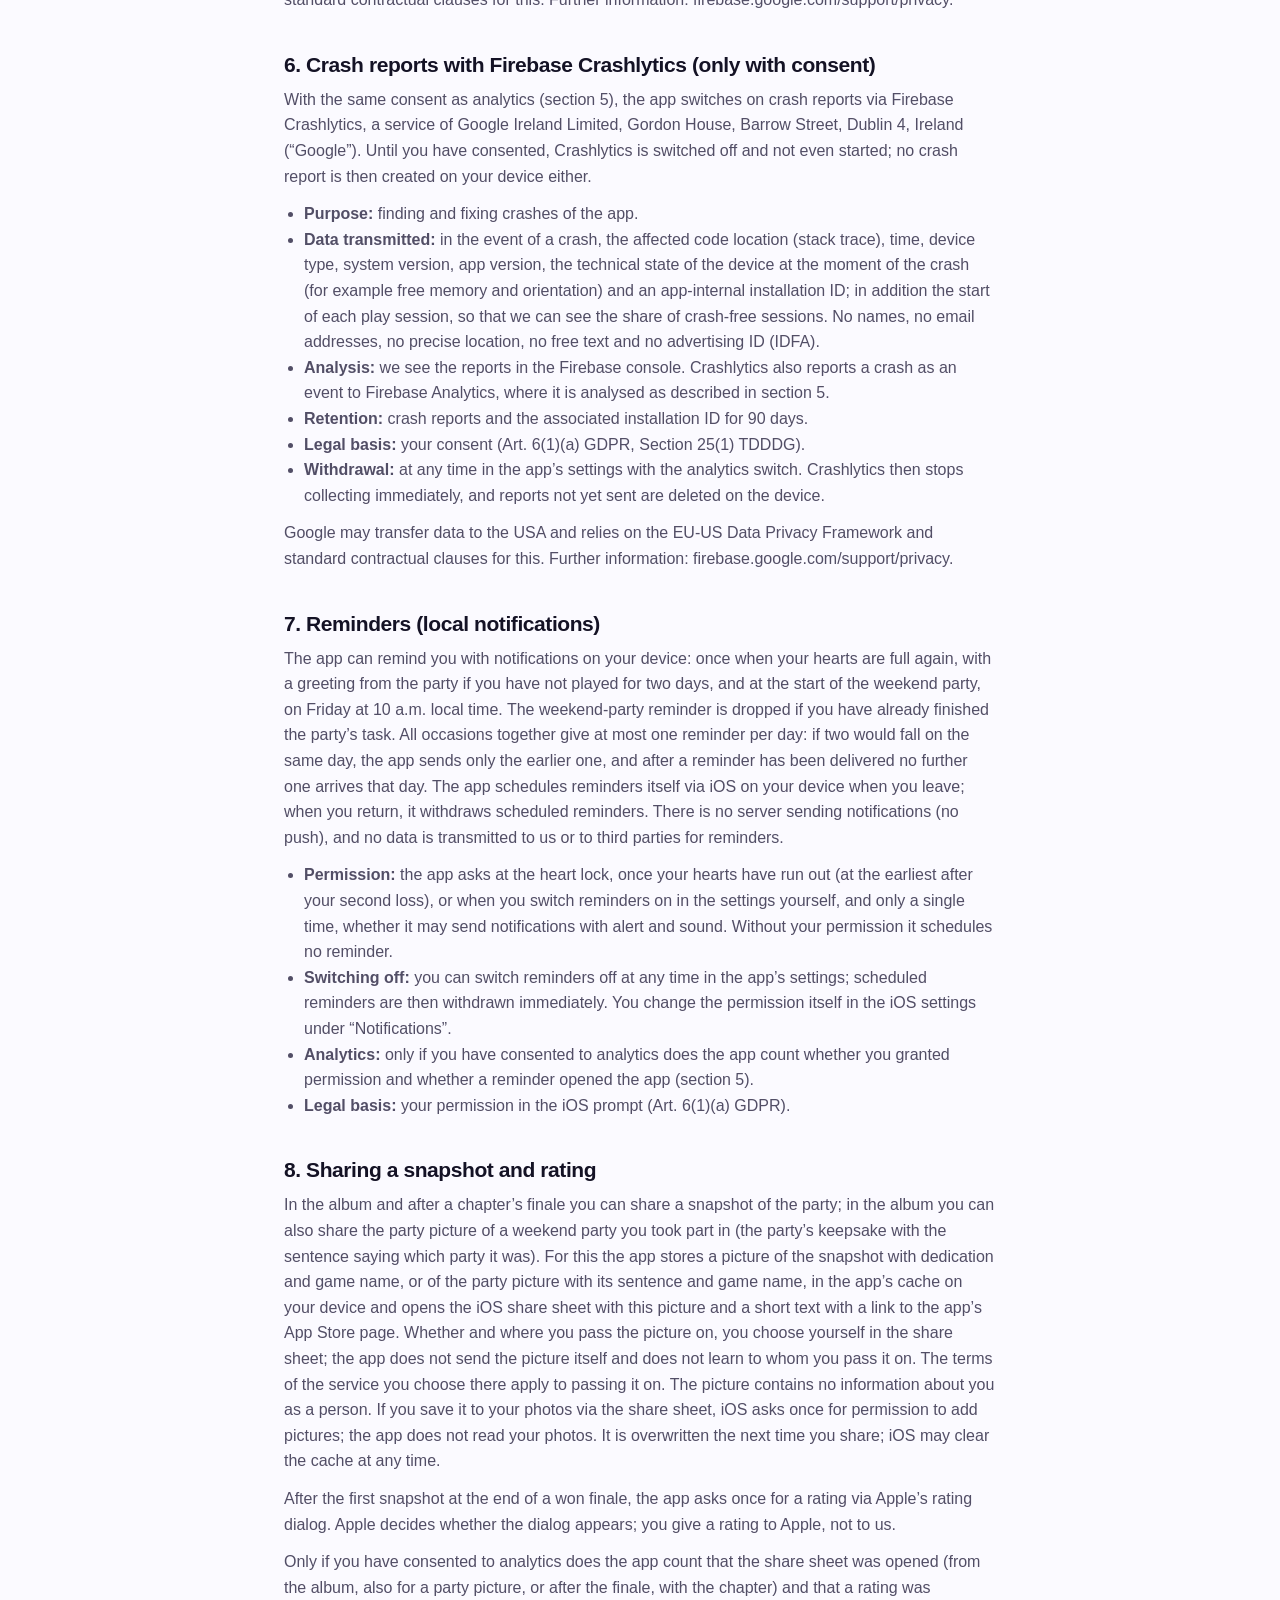
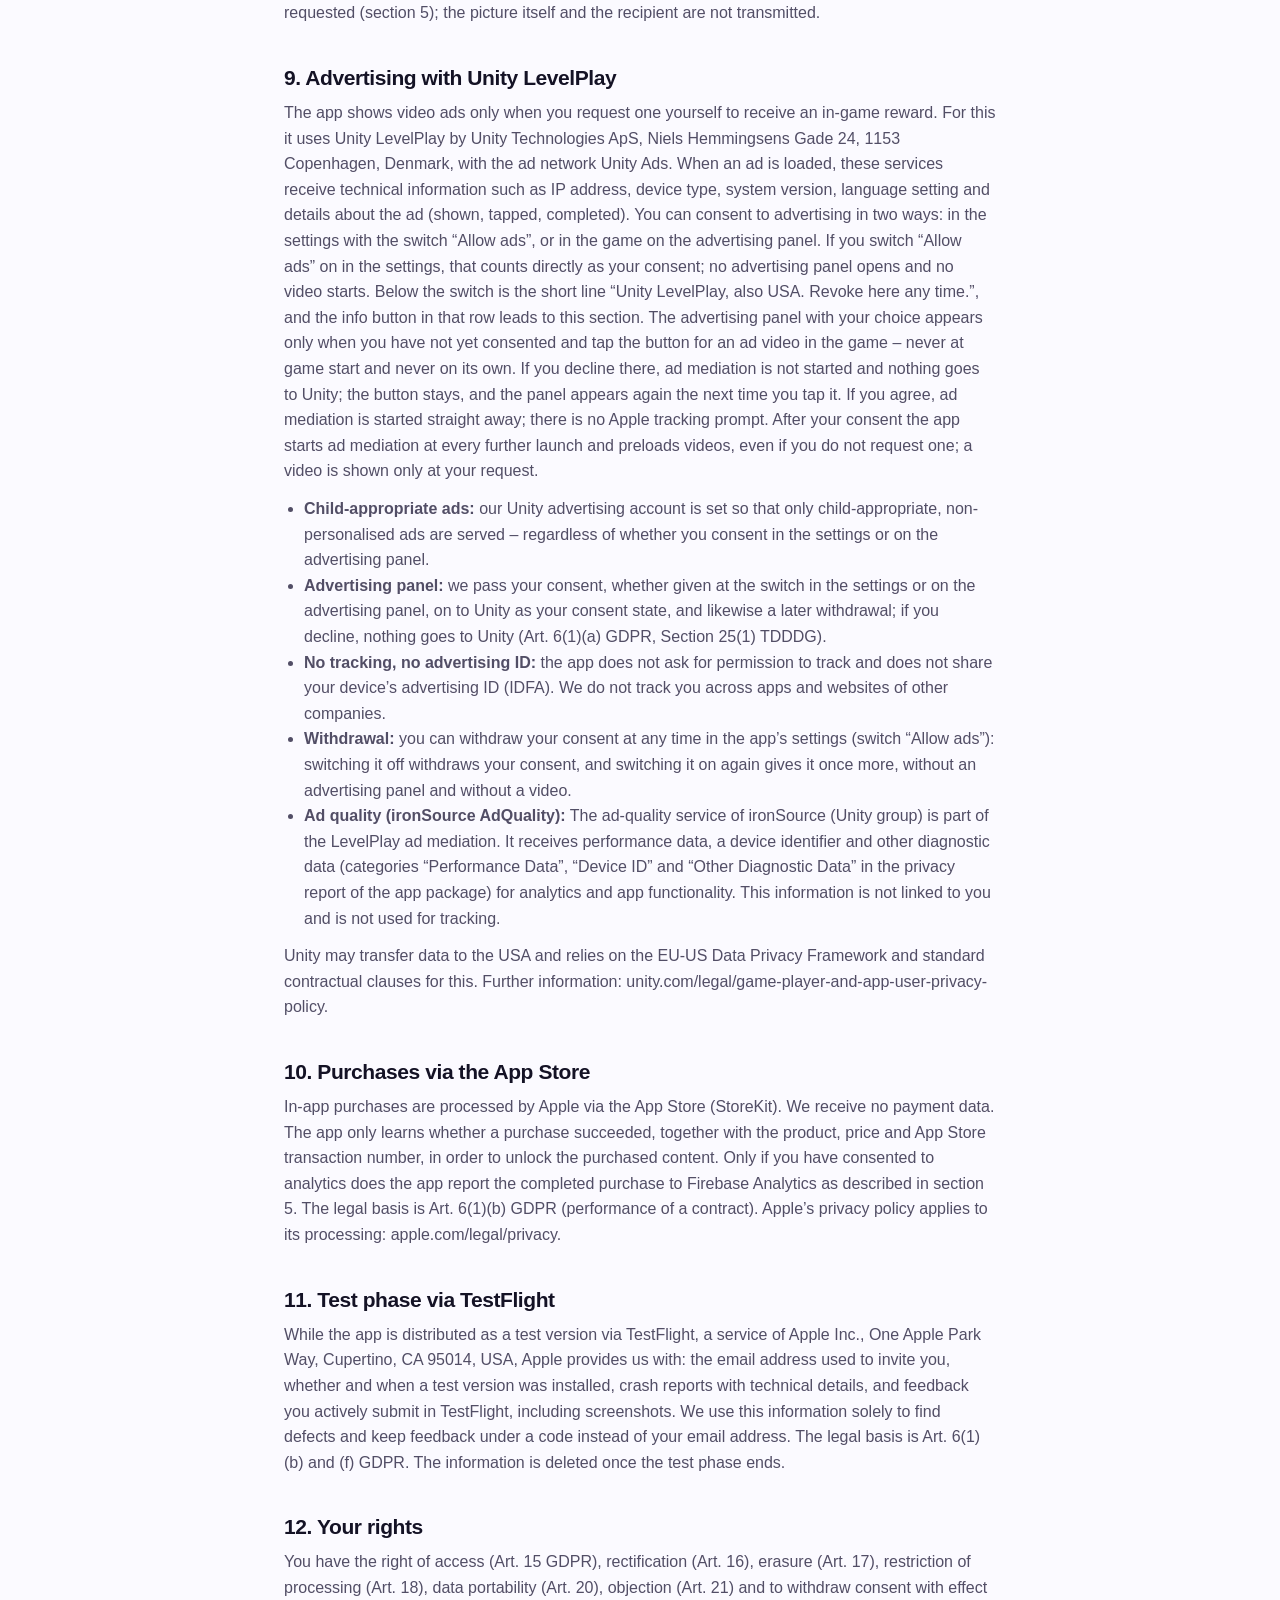
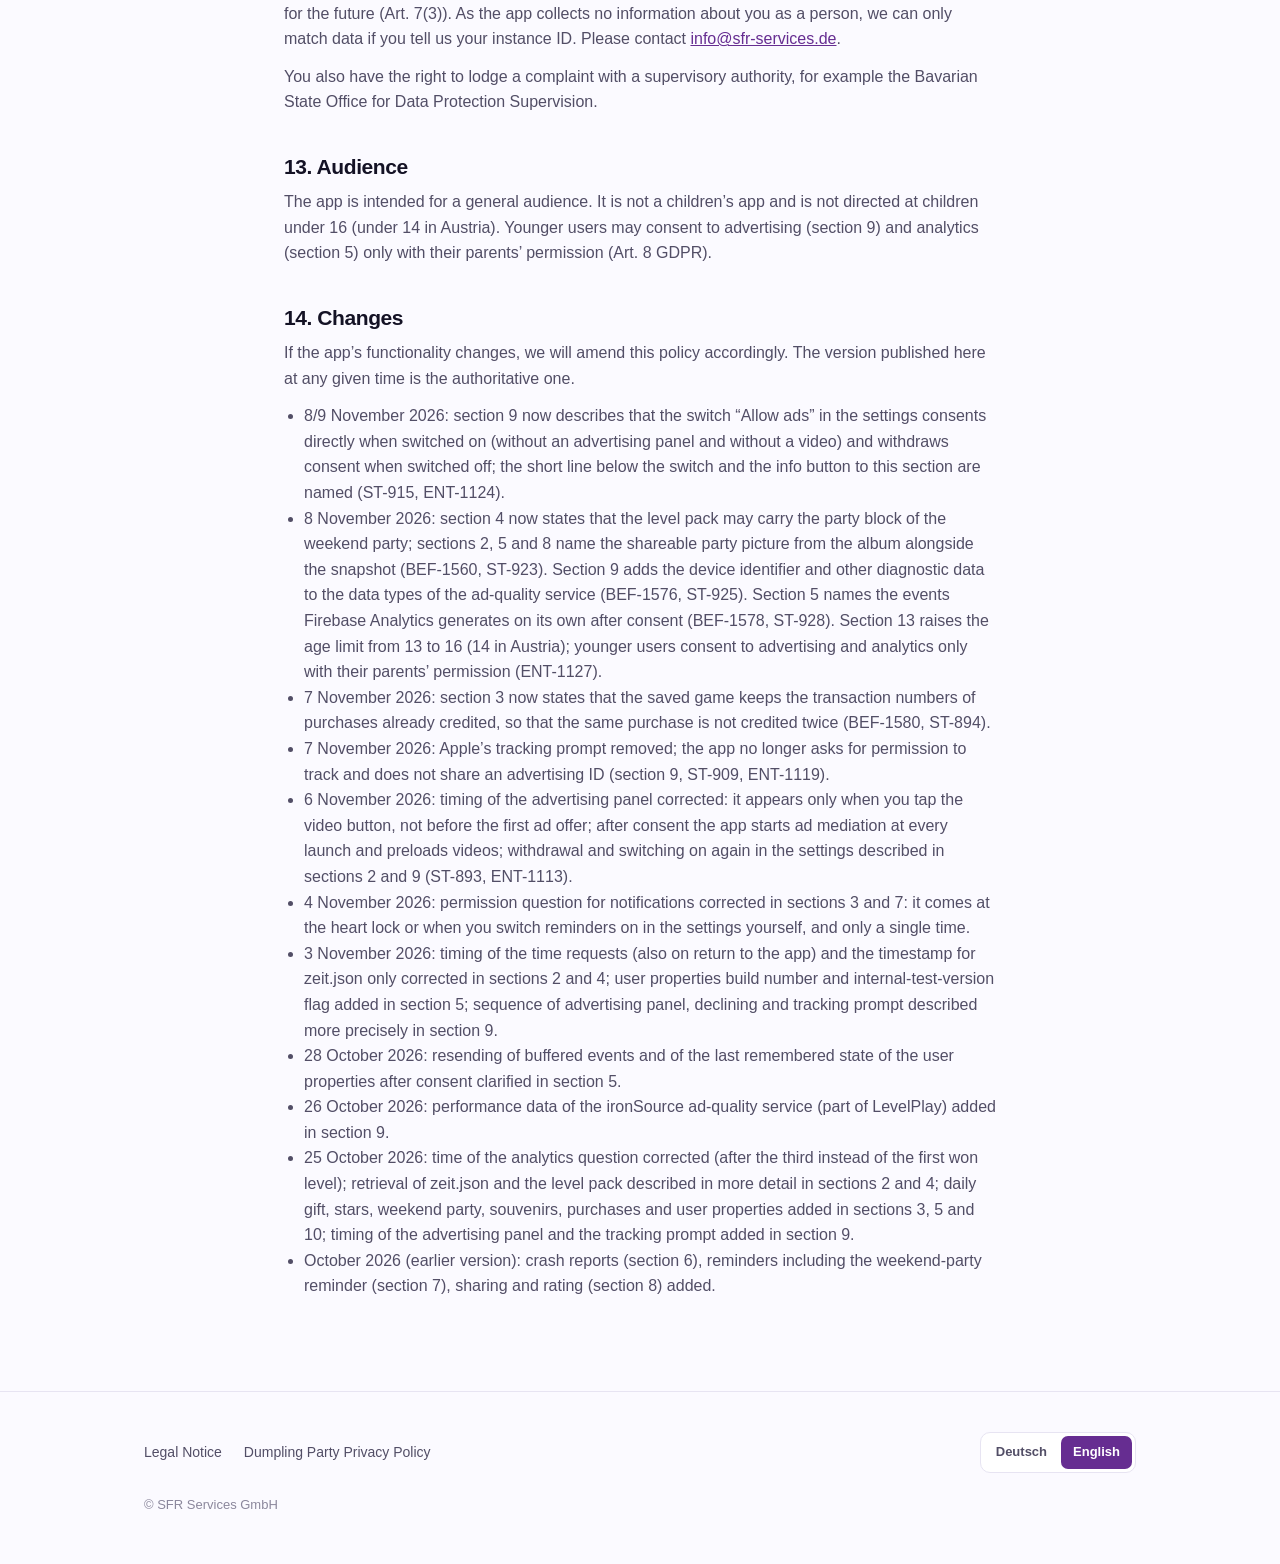
<file: dumpling-party/datenschutz.html>
<!DOCTYPE html>
<html lang="de">
<head>
<meta charset="UTF-8">
<meta name="viewport" content="width=device-width, initial-scale=1">
<title>Datenschutz Dumpling Party — SFR Services GmbH</title>
<meta name="description" content="Datenschutzerklärung und Privacy Policy der App Dumpling Party.">
<link rel="icon" type="image/png" href="../favicon-32.png">
<link rel="apple-touch-icon" href="../apple-touch-icon.png">
<link rel="stylesheet" href="../style.css">
<link rel="alternate" hreflang="de" href="https://sfr-services.de/dumpling-party/datenschutz.html">
<link rel="alternate" hreflang="en" href="https://sfr-services.de/dumpling-party/datenschutz.html">
</head>
<body>

<header class="site">
  <div class="wrap">
    <a class="brand" href="../index.html">
      <img src="../logo.png" alt="SFR" width="34" height="34">
      <span class="brand-name">SFR Services</span>
    </a>
    <nav class="main">
      <a href="index.html"><span data-i18n="de">Das Spiel</span><span data-i18n="en">The game</span></a>
      <a href="support.html"><span data-i18n="de">Support</span><span data-i18n="en">Support</span></a>
      <a href="datenschutz.html"><span data-i18n="de">Datenschutz</span><span data-i18n="en">Privacy</span></a>
    </nav>
  </div>
</header>

<main>
  <div class="wrap legal">

    <div data-i18n="de">
      <h1>Datenschutzerklärung für die App „Dumpling Party“</h1>
      <p class="subtitle">Stand: 8. November 2026</p>

      <h2>1. Verantwortlicher</h2>
      <p>Verantwortlicher im Sinne der Datenschutz-Grundverordnung (DSGVO) und anderer datenschutzrechtlicher Bestimmungen ist:</p>
      <address>
        <p>
          SFR Services GmbH<br>
          Gartenstadtstraße 10<br>
          81825 München, Deutschland<br>
          E-Mail: <a href="mailto:info@sfr-services.de">info@sfr-services.de</a><br>
          Telefon: +49 89 452426920
        </p>
      </address>
      <p>Weitere Angaben finden Sie im <a href="../impressum.html">Impressum</a>. Ein Datenschutzbeauftragter ist nicht benannt, da die gesetzlichen Voraussetzungen hierfür nicht vorliegen.</p>

      <h2>2. Das Wesentliche zuerst</h2>
      <p>Dumpling Party ist ein Spiel ohne Benutzerkonto und ohne Anmeldung. Ihr Spielstand bleibt auf Ihrem Gerät. Die App verbindet sich nur in den folgenden Fällen mit dem Internet:</p>
      <ul>
        <li>Sie liest bei jedem Start und bei jeder Rückkehr in die App die aktuelle Uhrzeit (Datei zeit.json) und bei Bedarf ein Paket mit Levelwerten (Levelpack) aus statischen Dateien auf unserer Website (Ziffer 4).</li>
        <li>Sie überträgt Nutzungsereignisse an Firebase Analytics – <strong>nur wenn Sie zugestimmt haben</strong> (Ziffer 5).</li>
        <li>Sie überträgt Absturzberichte an Firebase Crashlytics – <strong>nur wenn Sie der Auswertung zugestimmt haben</strong> (Ziffer 6).</li>
        <li>Sie zeigt Werbevideos über Unity LevelPlay, wenn Sie selbst eines anfordern und der Werbung zugestimmt haben; nach Ihrer Zustimmung startet die Werbevermittlung bei jedem Start und lädt Videos vor (Ziffer 9).</li>
        <li>Sie wickelt Käufe über den App Store von Apple ab (Ziffer 10).</li>
      </ul>
      <p>Erinnerungen (Ziffer 7) und das Teilen eines Schnappschusses oder Festbilds (Ziffer 8) laufen ohne Verbindung zu uns: Erinnerungen plant iOS auf Ihrem Gerät, und ein geteiltes Bild geben Sie selbst über das Teilen-Menü von iOS weiter.</p>
      <p>Die App fordert keine Berechtigung für Kamera, Mikrofon, Standort oder Kontakte an und liest Ihre Fotos nicht. Um die Erlaubnis für Mitteilungen bittet sie erst, wenn Ihre Herzen aufgebraucht sind oder wenn Sie Erinnerungen in den Einstellungen selbst einschalten, und nur ein einziges Mal (Ziffer 7). Sichern Sie einen Schnappschuss in Ihren Fotos, fragt iOS dafür um Erlaubnis (Ziffer 8). Nach der Erlaubnis zum Tracking fragt die App nicht (Ziffer 9).</p>

      <h2>3. Daten auf Ihrem Gerät</h2>
      <p>Die App legt einen Spielstand im geschützten Bereich der App auf Ihrem Gerät ab. Er enthält Spielfortschritt und Einstellungen, zum Beispiel abgeschlossene Level, Sterne, Ihre Siegesserie, Ihren Vorrat an Goodies, den Stand von Tagesaufgabe und Wochenend-Fest, an welchem Tag Sie das Tagesgeschenk zuletzt ausgepackt haben, Ihre Antworten auf die Einwilligungsfragen und ob starke Umrisse eingeschaltet sind. Außerdem merkt er sich die Transaktionsnummern des App Store zu Käufen, die bereits gutgeschrieben wurden (höchstens die letzten 32), damit derselbe Kauf nicht doppelt gutgeschrieben wird; Zahlungsdaten sind darin nicht enthalten (Ziffer 10). Er enthält keine Angaben zu Ihrer Person und wird nicht an uns übertragen. Daneben liegen dort der Stand der Erinnerungen (ob sie eingeschaltet sind, ob die App schon um Erlaubnis gefragt hat, an welchem Tag zuletzt eine Erinnerung kam und wann die nächste geplant ist) und der Vermerk, ob die App schon einmal um eine Bewertung gebeten hat (Ziffer 7 und 8). Das Tagesgeschenk (ein Goodie beim ersten Öffnen eines Tages) vergibt die App allein anhand dieses Spielstands und der Uhrzeit; dafür wird nichts übertragen und keine Mitteilung gesendet. Wenn Sie die App löschen, wird der Spielstand mit ihr entfernt.</p>
      <p>Hinweis: Sofern Sie die iCloud-Gerätesicherung von Apple aktiviert haben, kann Ihr Gerät den App-Bereich im Rahmen dieser Sicherung mitsichern. Das steuern Sie in den iOS-Einstellungen; wir haben darauf keinen Zugriff.</p>

      <h2>4. Uhrzeit und Spielwerte von unserer Website</h2>
      <p>Damit Wartezeiten nicht durch Verstellen der Geräteuhr umgangen werden, liest die App bei jedem Start und bei jeder Rückkehr in die App die Uhrzeit aus der Antwort unserer Website sfr-services.de (Datei zeit.json). Dieselbe Datei nennt Spielwerte wie Herzzeit, Angebots- und Werbewerte sowie die Fassung des aktuellen Levelpacks; ist dort ein neueres Levelpack genannt, lädt die App es als zweite Datei von derselben Website (nur Werte bestehender Level, etwa zur Schwierigkeit, und, wenn ein Wochenend-Fest ansteht, der Fest-Block dazu: Kennung und Zeitfenster des Fests, seine Aufgabe und Belohnung sowie die Textschlüssel für Titel, Aufgabe, Belohnung und Monatsnamen; ohne Fest-Block gibt es kein Fest). Der Fest-Block enthält keine Angaben zu Ihnen; Ihren Fortschritt im Fest speichert nur der Spielstand (Ziffer 3). Beide Abrufe geschehen auch vor und ohne jede Einwilligung; sie sind keine Auswertung. Dabei werden keine Daten über Sie gesendet, nur der Abruf selbst; bei zeit.json hängt die App der Adresse einen Zeitstempel gegen Zwischenspeicher an, beim Levelpack nicht.</p>
      <p>Die Website wird über GitHub Pages bereitgestellt, einen Dienst der GitHub, Inc., 88 Colin P. Kelly Jr. Street, San Francisco, CA 94107, USA. Beim Abruf verarbeitet GitHub technisch notwendig Ihre IP-Adresse und Angaben zum Abruf (Zeitpunkt, abgerufene Datei, technische Kennung der abrufenden App und Ihres Systems im Abruf). Rechtsgrundlage ist Art. 6 Abs. 1 lit. f DSGVO; unser berechtigtes Interesse liegt in einem fairen und aktuellen Spielablauf. Für die Übermittlung in die USA stützt sich GitHub auf das EU-US Data Privacy Framework und Standardvertragsklauseln. Weitere Angaben: docs.github.com/site-policy/privacy-policies.</p>

      <h2>5. Auswertung mit Firebase Analytics (nur mit Einwilligung)</h2>
      <p>Nach Ihrem dritten gewonnenen Level fragt die App in einem eigenen Schritt, ob sie auswerten darf, wie das Spiel gespielt wird. Ohne Ihre Zustimmung ist die Auswertung aus. Stimmen Sie zu, nutzt die App Firebase Analytics, einen Dienst der Google Ireland Limited, Gordon House, Barrow Street, Dublin 4, Irland („Google“).</p>
      <ul>
        <li><strong>Zweck:</strong> Spielbalance und Fehlersuche – welche Level zu schwer oder zu leicht sind, wo Spieler aufhören und wo Laden, Werbung oder Käufe technisch scheitern.</li>
        <li><strong>Übertragene Daten:</strong> Spielereignisse (zum Beispiel Levelstart, Sieg, Niederlage, genutzte Hilfen und Goodies, erreichte Sterne, Beginn und Abschluss eines Wochenend-Fests, dass das Tagesgeschenk ausgepackt wurde; ob Sie Erinnerungen erlaubt haben und ob eine Erinnerung die App geöffnet hat; dass das Teilen-Menü für einen Schnappschuss oder ein Festbild geöffnet wurde; dass um eine Bewertung gebeten wurde), angebotene und gezeigte Werbevideos, abgeschlossene Käufe mit Produkt, Betrag, Währung und der Transaktionsnummer des App Store (keine Zahlungsdaten), technische Fehlercodes, Ihre Einwilligungsstände, wenige Nutzereigenschaften (Installationstag, höchstes erreichtes Level, ob Sie je gekauft oder ein Werbevideo gesehen haben, ob die App aus dem App Store oder aus TestFlight stammt, die Build-Nummer, ob es eine interne Testfassung ist), Gerätetyp, Systemversion, App-Version, eine app-interne Instanz-ID und die Grobregion, die Google aus der IP-Adresse ableitet. Keine Namen, keine E-Mail-Adressen, kein Alter, kein genauer Standort, kein Freitext und keine Werbe-ID (IDFA).</li>
        <li><strong>Automatische Ereignisse von Firebase:</strong> Sobald die Auswertung nach Ihrer Zustimmung eingeschaltet ist, erzeugt Firebase Analytics neben den Spielereignissen einige Ereignisse von selbst: den Beginn jeder Sitzung (session_start), die Dauer, in der die App im Vordergrund genutzt wird (user_engagement), das erste Öffnen der App nach der Zustimmung (first_open) sowie eine Aktualisierung der App (app_update) oder des Betriebssystems (os_update). Sie enthalten dieselben technischen Angaben wie die Spielereignisse und keine weiteren Angaben zu Ihrer Person.</li>
        <li><strong>Ereignisse vor Ihrer Antwort:</strong> Bevor Sie geantwortet haben, überträgt die App nichts. Die Ereignisse dieser Zeit (höchstens 256, danach fällt das älteste heraus) merkt sie sich nur im Arbeitsspeicher Ihres Geräts, jeweils mit ihrem Zeitpunkt. Stimmen Sie zu, reicht die App sie danach in der ursprünglichen Reihenfolge nach; lehnen Sie ab, werden sie verworfen und nie übertragen. Von den Nutzereigenschaften behält sie in dieser Zeit nur den zuletzt gemerkten Stand; er wird bei Zustimmung vor den Ereignissen nachgereicht und bei Ablehnung verworfen. Beenden Sie die App vor Ihrer Antwort, sind sie verloren.</li>
        <li><strong>Auswertung:</strong> Die Ereignisse werden täglich in Google BigQuery (Rechenzentrum Frankfurt am Main) exportiert und dort mit Abfragen sowie in Google Looker Studio als Übersicht ausgewertet. Wir sehen dabei nur zusammengefasste Werte und die Instanz-ID, keine Person.</li>
        <li><strong>Speicherdauer:</strong> In Firebase Analytics 14 Monate; die Exporttabellen in BigQuery werden nach 60 Tagen gelöscht.</li>
        <li><strong>Einstellungen:</strong> Google Signals ist ausgeschaltet, die Datenfreigabe an Google ist ausgeschaltet.</li>
        <li><strong>Rechtsgrundlage:</strong> Ihre Einwilligung (Art. 6 Abs. 1 lit. a DSGVO, § 25 Abs. 1 TDDDG).</li>
        <li><strong>Widerruf:</strong> jederzeit in den Einstellungen der App. Die Übertragung endet dann sofort.</li>
      </ul>
      <p>Google kann Daten in die USA übertragen; Google stützt sich dafür auf das EU-US Data Privacy Framework und Standardvertragsklauseln. Weitere Angaben: firebase.google.com/support/privacy.</p>

      <h2>6. Absturzberichte mit Firebase Crashlytics (nur mit Einwilligung)</h2>
      <p>Mit derselben Zustimmung wie die Auswertung (Ziffer 5) schaltet die App Absturzberichte über Firebase Crashlytics ein, einen Dienst der Google Ireland Limited, Gordon House, Barrow Street, Dublin 4, Irland („Google“). Bis Sie zugestimmt haben, ist Crashlytics abgeschaltet und wird nicht einmal gestartet; es entsteht dann auch auf Ihrem Gerät kein Absturzbericht.</p>
      <ul>
        <li><strong>Zweck:</strong> Abstürze der App finden und beheben.</li>
        <li><strong>Übertragene Daten:</strong> bei einem Absturz die betroffene Programmstelle (Aufrufstapel), Zeitpunkt, Gerätetyp, Systemversion, App-Version, technischer Gerätezustand im Moment des Absturzes (zum Beispiel freier Speicher und Ausrichtung) und eine app-interne Installations-ID; außerdem der Beginn jeder Spielsitzung, damit wir den Anteil absturzfreier Sitzungen sehen. Keine Namen, keine E-Mail-Adressen, kein genauer Standort, kein Freitext und keine Werbe-ID (IDFA).</li>
        <li><strong>Auswertung:</strong> Wir sehen die Berichte in der Firebase-Konsole. Crashlytics meldet einen Absturz zusätzlich als Ereignis an Firebase Analytics; dort wird er wie in Ziffer 5 beschrieben ausgewertet.</li>
        <li><strong>Speicherdauer:</strong> Absturzberichte und die zugehörige Installations-ID 90 Tage.</li>
        <li><strong>Rechtsgrundlage:</strong> Ihre Einwilligung (Art. 6 Abs. 1 lit. a DSGVO, § 25 Abs. 1 TDDDG).</li>
        <li><strong>Widerruf:</strong> jederzeit in den Einstellungen der App mit dem Schalter für die Auswertung. Crashlytics sammelt dann sofort nicht mehr, und noch nicht gesendete Berichte werden auf dem Gerät gelöscht.</li>
      </ul>
      <p>Google kann Daten in die USA übertragen; Google stützt sich dafür auf das EU-US Data Privacy Framework und Standardvertragsklauseln. Weitere Angaben: firebase.google.com/support/privacy.</p>

      <h2>7. Erinnerungen (lokale Mitteilungen)</h2>
      <p>Die App kann Sie mit Mitteilungen auf Ihrem Gerät erinnern: einmal, wenn Ihre Herzen wieder voll sind, mit einem Gruß von der Party, wenn Sie zwei Tage nicht gespielt haben, und zum Beginn des Wochenend-Fests am Freitag um 10 Uhr Ortszeit. Die Fest-Erinnerung entfällt, wenn Sie die Aufgabe des Fests schon geschafft haben. Alle Anlässe zusammen ergeben höchstens eine Erinnerung am Tag: Kämen an einem Tag zwei in Frage, sendet die App nur die frühere, und nach einer zugestellten Erinnerung kommt an diesem Tag keine weitere. Die Erinnerungen plant die App beim Verlassen selbst über iOS auf Ihrem Gerät; kehren Sie zurück, nimmt sie geplante Erinnerungen wieder zurück. Es gibt keinen Server, der Mitteilungen schickt (kein Push), und für die Erinnerungen werden keine Daten an uns oder an Dritte übertragen.</p>
      <ul>
        <li><strong>Erlaubnis:</strong> Die App fragt erst an der Herzsperre, wenn Ihre Herzen aufgebraucht sind (frühestens nach Ihrer zweiten Niederlage), oder wenn Sie die Erinnerungen in den Einstellungen selbst einschalten, und nur ein einziges Mal, ob sie Mitteilungen mit Hinweis und Ton senden darf. Ohne Ihre Erlaubnis plant sie keine Erinnerung.</li>
        <li><strong>Abschalten:</strong> In den Einstellungen der App schalten Sie Erinnerungen jederzeit ab; geplante Erinnerungen werden dann sofort zurückgenommen. Die Erlaubnis selbst ändern Sie in den iOS-Einstellungen unter „Mitteilungen“.</li>
        <li><strong>Auswertung:</strong> Nur wenn Sie der Auswertung zugestimmt haben, zählt die App, ob Sie die Erlaubnis erteilt haben und ob eine Erinnerung die App geöffnet hat (Ziffer 5).</li>
        <li><strong>Rechtsgrundlage:</strong> Ihre Erlaubnis in der Abfrage von iOS (Art. 6 Abs. 1 lit. a DSGVO).</li>
      </ul>

      <h2>8. Schnappschuss teilen und Bewertung</h2>
      <p>Im Album und nach dem Finale eines Kapitels können Sie einen Schnappschuss der Party teilen; im Album können Sie außerdem das Festbild eines Wochenend-Fests teilen, an dem Sie teilgenommen haben (das Andenken des Fests mit dem Satz, welches Fest es war). Die App legt dafür ein Bild des Schnappschusses mit Widmung und Spielnamen beziehungsweise des Festbilds mit seinem Satz und Spielnamen im Zwischenspeicher der App auf Ihrem Gerät ab und öffnet das Teilen-Menü von iOS mit diesem Bild und einem kurzen Text mit einem Link zur Seite der App im App Store. Ob und wohin Sie das Bild weitergeben, wählen Sie im Teilen-Menü selbst; die App sendet das Bild nicht selbst und erfährt nicht, an wen Sie es weitergeben. Für die Weitergabe gelten die Bestimmungen des Dienstes, den Sie dort wählen. Das Bild enthält keine Angaben zu Ihrer Person. Sichern Sie es über das Teilen-Menü in Ihren Fotos, fragt iOS dafür einmal um Erlaubnis, Bilder hinzuzufügen; die App liest Ihre Fotos nicht. Es wird beim nächsten Teilen überschrieben; iOS kann den Zwischenspeicher jederzeit leeren.</p>
      <p>Nach dem ersten Schnappschuss am Ende eines gewonnenen Finales bittet die App ein einziges Mal über den Bewertungsdialog von Apple um eine Bewertung. Ob der Dialog erscheint, entscheidet Apple; eine Bewertung geben Sie gegenüber Apple ab, nicht gegenüber uns.</p>
      <p>Nur wenn Sie der Auswertung zugestimmt haben, zählt die App, dass das Teilen-Menü geöffnet wurde (aus dem Album, auch für ein Festbild, oder nach dem Finale, mit dem Kapitel) und dass um eine Bewertung gebeten wurde (Ziffer 5); das Bild selbst und der Empfänger werden nicht übertragen.</p>

      <h2 id="werbung">9. Werbung mit Unity LevelPlay</h2>
      <p>Die App zeigt Werbevideos nur, wenn Sie selbst eines anfordern, um im Spiel eine Belohnung zu erhalten. Dafür nutzt sie Unity LevelPlay der Unity Technologies ApS, Niels Hemmingsens Gade 24, 1153 Kopenhagen, Dänemark, mit dem Werbenetz Unity Ads. Beim Laden einer Anzeige erhalten diese Dienste technische Angaben wie IP-Adresse, Gerätetyp, Systemversion, Spracheinstellung und Angaben zur Anzeige (gezeigt, angetippt, beendet). Sie können der Werbung auf zwei Wegen zustimmen: in den Einstellungen mit dem Schalter „Werbung erlauben“ oder im Spiel auf der Werbe-Tafel. Schalten Sie in den Einstellungen „Werbung erlauben“ ein, gilt das direkt als Ihre Zustimmung; es öffnet sich keine Werbe-Tafel und es startet kein Video. Unter dem Schalter steht die Kurzzeile „Unity LevelPlay, auch USA. Widerruf jederzeit hier.“, und der Info-Knopf in der Zeile führt zu dieser Ziffer. Die Werbe-Tafel mit Ihrer Wahl erscheint erst, wenn Sie noch nicht zugestimmt haben und im Spiel den Knopf für ein Werbevideo antippen – nie beim Spielstart und nie von selbst. Lehnen Sie dort ab, wird die Werbevermittlung nicht gestartet und es geht nichts an Unity; der Knopf bleibt, und die Tafel erscheint beim nächsten Antippen erneut. Stimmen Sie zu, wird die Werbevermittlung direkt gestartet; eine Tracking-Abfrage von Apple gibt es nicht. Nach Ihrer Zustimmung startet die App die Werbevermittlung bei jedem weiteren Start und lädt dabei Videos vor, auch wenn Sie keines anfordern; gezeigt wird ein Video nur auf Ihren Wunsch.</p>
      <ul>
        <li><strong>Kindgerechte Werbung:</strong> Unser Werbekonto bei Unity ist so eingestellt, dass nur kindgerechte, nicht personalisierte Anzeigen ausgeliefert werden – unabhängig davon, ob Sie in den Einstellungen oder auf der Werbe-Tafel zustimmen.</li>
        <li><strong>Werbe-Tafel:</strong> Ihre Zustimmung, ob am Schalter in den Einstellungen oder auf der Werbe-Tafel, geben wir als Einwilligungsstand an Unity weiter, ebenso einen späteren Widerruf; bei Ablehnung geht nichts an Unity (Art. 6 Abs. 1 lit. a DSGVO, § 25 Abs. 1 TDDDG).</li>
        <li><strong>Kein Tracking, keine Werbe-ID:</strong> Die App fragt nicht nach der Erlaubnis zum Tracking und gibt die Werbe-ID (IDFA) Ihres Geräts nicht weiter. Wir verfolgen Sie nicht über Apps und Websites anderer Unternehmen.</li>
        <li><strong>Widerruf:</strong> Ihre Zustimmung widerrufen Sie jederzeit in den Einstellungen der App (Schalter „Werbung erlauben“): Ausschalten widerruft die Zustimmung, erneutes Einschalten erteilt sie wieder, ohne Werbe-Tafel und ohne Video.</li>
        <li><strong>Anzeigenqualität (ironSource AdQuality):</strong> Zur Werbevermittlung von LevelPlay gehört der Anzeigenqualitäts-Dienst von ironSource (Unity-Gruppe). Er erhält Leistungsdaten, eine Gerätekennung und sonstige Diagnosedaten (Kategorien „Leistungsdaten“, „Geräte-ID“ und „Sonstige Diagnosedaten“ im Datenschutzbericht des App-Pakets) für Analyse und App-Funktion. Diese Angaben sind nicht mit Ihnen verknüpft und dienen nicht dem Tracking.</li>
      </ul>
      <p>Unity kann Daten in die USA übertragen und stützt sich dafür auf das EU-US Data Privacy Framework und Standardvertragsklauseln. Weitere Angaben: unity.com/legal/game-player-and-app-user-privacy-policy.</p>

      <h2>10. Käufe über den App Store</h2>
      <p>Käufe in der App wickelt Apple über den App Store ab (StoreKit). Zahlungsdaten erhalten wir nicht. Die App erfährt nur, ob ein Kauf erfolgreich war, dazu Produkt, Preis und die Transaktionsnummer des App Store, um den gekauften Inhalt freizuschalten. Nur wenn Sie der Auswertung zugestimmt haben, meldet die App den abgeschlossenen Kauf wie in Ziffer 5 beschrieben an Firebase Analytics. Rechtsgrundlage ist Art. 6 Abs. 1 lit. b DSGVO (Vertragserfüllung). Für die Verarbeitung durch Apple gilt die Datenschutzerklärung von Apple: apple.com/legal/privacy.</p>

      <h2>11. Testphase über TestFlight</h2>
      <p>Solange die App als Testfassung über TestFlight verteilt wird, einen Dienst der Apple Inc., One Apple Park Way, Cupertino, CA 95014, USA, stellt Apple uns bereit: die E-Mail-Adresse, mit der Sie eingeladen wurden, ob und wann eine Testfassung installiert wurde, Absturzberichte mit technischen Angaben und Rückmeldungen, die Sie in TestFlight aktiv absenden, einschließlich Bildschirmfotos. Wir nutzen diese Angaben ausschließlich zur Fehlersuche und führen Rückmeldungen dabei unter einem Kürzel statt unter Ihrer E-Mail-Adresse. Rechtsgrundlage ist Art. 6 Abs. 1 lit. b und f DSGVO. Die Angaben werden gelöscht, sobald die Testphase beendet ist.</p>

      <h2>12. Ihre Rechte</h2>
      <p>Sie haben das Recht auf Auskunft (Art. 15 DSGVO), Berichtigung (Art. 16), Löschung (Art. 17), Einschränkung der Verarbeitung (Art. 18), Datenübertragbarkeit (Art. 20), Widerspruch (Art. 21) und auf Widerruf einer Einwilligung mit Wirkung für die Zukunft (Art. 7 Abs. 3). Da die App keine Angaben zu Ihrer Person erhebt, können wir Daten nur zuordnen, wenn Sie uns die Instanz-ID nennen. Wenden Sie sich dafür an <a href="mailto:info@sfr-services.de">info@sfr-services.de</a>.</p>
      <p>Ihnen steht ferner ein Beschwerderecht bei einer Aufsichtsbehörde zu, etwa beim Bayerischen Landesamt für Datenschutzaufsicht.</p>

      <h2>13. Zielgruppe</h2>
      <p>Die App richtet sich an ein allgemeines Publikum. Sie ist keine Kinder-App und nicht für Kinder unter 16 Jahren (in Österreich unter 14 Jahren) bestimmt. Jüngere dürfen in die Werbung (Ziffer 9) und die Auswertung (Ziffer 5) nur mit Zustimmung ihrer Eltern einwilligen (Art. 8 DSGVO).</p>

      <h2>14. Änderungen</h2>
      <p>Ändert sich der Funktionsumfang der App, ändern wir diese Erklärung entsprechend. Maßgeblich ist die jeweils hier veröffentlichte Fassung.</p>
      <ul>
        <li>8./9. November 2026: In Ziffer 9 beschrieben, dass der Schalter „Werbung erlauben“ in den Einstellungen beim Einschalten direkt zustimmt (ohne Werbe-Tafel und ohne Video) und beim Ausschalten widerruft; die Kurzzeile unter dem Schalter und der Info-Knopf zu dieser Ziffer genannt (ST-915, ENT-1124).</li>
        <li>8. November 2026: In Ziffer 4 ergänzt, dass das Levelpack den Fest-Block des Wochenend-Fests tragen kann; in Ziffer 2, 5 und 8 das teilbare Festbild aus dem Album neben dem Schnappschuss genannt (BEF-1560, ST-923). In Ziffer 9 die Datenarten des Anzeigenqualitäts-Dienstes um Gerätekennung und sonstige Diagnosedaten ergänzt (BEF-1576, ST-925). In Ziffer 5 die Ereignisse genannt, die Firebase Analytics nach der Zustimmung von selbst erzeugt (BEF-1578, ST-928). In Ziffer 13 die Altersgrenze von 13 auf 16 Jahre (in Österreich 14 Jahre) angehoben; Jüngere willigen in Werbung und Auswertung nur mit Zustimmung ihrer Eltern ein (ENT-1127).</li>
        <li>7. November 2026: In Ziffer 3 ergänzt, dass der Spielstand die Transaktionsnummern bereits gutgeschriebener Käufe speichert, damit derselbe Kauf nicht doppelt gutgeschrieben wird (BEF-1580, ST-894).</li>
        <li>7. November 2026: Tracking-Abfrage von Apple entfernt; die App fragt nicht mehr nach Tracking und gibt keine Werbe-ID weiter (Ziffer 9, ST-909, ENT-1119).</li>
        <li>6. November 2026: Zeitpunkt der Werbe-Tafel berichtigt: Sie erscheint erst beim Antippen des Videoknopfs, nicht vor dem ersten Werbeangebot; nach der Zustimmung startet die Werbevermittlung bei jedem Start und lädt Videos vor; Widerruf und Wiedereinschalten in den Einstellungen in Ziffer 2 und 9 beschrieben (ST-893, ENT-1113).</li>
        <li>4. November 2026: Erlaubnisfrage für Mitteilungen in Ziffer 3 und 7 berichtigt: Sie kommt an der Herzsperre oder wenn Sie die Erinnerungen in den Einstellungen selbst einschalten, und nur ein einziges Mal.</li>
        <li>3. November 2026: Zeitpunkt der Uhrzeit-Abrufe (auch bei Rückkehr in die App) und Zeitstempel nur bei zeit.json in Ziffer 2 und 4 berichtigt; Nutzereigenschaften Build-Nummer und Kennzeichen interner Testfassungen in Ziffer 5 ergänzt; Ablauf von Werbe-Tafel, Ablehnung und Tracking-Abfrage in Ziffer 9 genauer beschrieben.</li>
        <li>28. Oktober 2026: Nachreichung gepufferter Ereignisse und des zuletzt gemerkten Stands der Nutzereigenschaften nach der Zustimmung in Ziffer 5 klargestellt.</li>
        <li>26. Oktober 2026: Leistungsdaten des Anzeigenqualitäts-Dienstes von ironSource (Teil von LevelPlay) in Ziffer 9 ergänzt.</li>
        <li>25. Oktober 2026: Zeitpunkt der Auswertungsfrage berichtigt (nach dem dritten statt nach dem ersten gewonnenen Level); Abruf von zeit.json und Levelpack in Ziffer 2 und 4 genauer beschrieben; Tagesgeschenk, Sterne, Wochenend-Fest, Mitbringsel, Käufe und Nutzereigenschaften in Ziffer 3, 5 und 10 ergänzt; Zeitpunkt von Werbe-Tafel und Tracking-Abfrage in Ziffer 9 ergänzt.</li>
        <li>Oktober 2026 (frühere Fassung): Absturzberichte (Ziffer 6), Erinnerungen einschließlich der Fest-Erinnerung (Ziffer 7) sowie Teilen und Bewertung (Ziffer 8) aufgenommen.</li>
      </ul>
    </div>

    <div data-i18n="en">
      <h1>Privacy Policy for the “Dumpling Party” app</h1>
      <p class="subtitle">Last updated: 8 November 2026</p>

      <h2>1. Controller</h2>
      <p>The controller within the meaning of the General Data Protection Regulation (GDPR) and other data protection provisions is:</p>
      <address>
        <p>
          SFR Services GmbH<br>
          Gartenstadtstraße 10<br>
          81825 Munich, Germany<br>
          Email: <a href="mailto:info@sfr-services.de">info@sfr-services.de</a><br>
          Phone: +49 89 452426920
        </p>
      </address>
      <p>Further details are given in the <a href="../impressum.html">Legal Notice</a>. No data protection officer has been appointed, as the statutory requirements for doing so are not met.</p>

      <h2>2. The essentials first</h2>
      <p>Dumpling Party is a game without user accounts or sign-in. Your saved game stays on your device. The app connects to the internet only in the following cases:</p>
      <ul>
        <li>At every start and every time you return to the app it reads the current time (file zeit.json) and, when needed, a package of level values (level pack) from static files on our website (section 4).</li>
        <li>It sends usage events to Firebase Analytics – <strong>only if you have consented</strong> (section 5).</li>
        <li>It sends crash reports to Firebase Crashlytics – <strong>only if you have consented to analytics</strong> (section 6).</li>
        <li>It shows video ads via Unity LevelPlay when you request one yourself and have agreed to advertising; after your consent the app starts ad mediation at every launch and preloads videos (section 9).</li>
        <li>It processes purchases via Apple’s App Store (section 10).</li>
      </ul>
      <p>Reminders (section 7) and sharing a snapshot or party picture (section 8) involve no connection to us: reminders are scheduled by iOS on your device, and you pass on a shared picture yourself via the iOS share sheet.</p>
      <p>The app requests no permission for camera, microphone, location or contacts and does not read your photos. It asks for permission to send notifications only once your hearts have run out or when you switch reminders on in the settings yourself, and only a single time (section 7). If you save a snapshot to your photos, iOS asks for permission for this (section 8). The app does not ask for permission to track (section 9).</p>

      <h2>3. Data on your device</h2>
      <p>The app stores a saved game in the app’s protected area on your device. It contains game progress and settings, for example completed levels, stars, your win streak, your stock of goodies, the state of the daily task and the weekend party, on which day you last unpacked the daily gift, your answers to the consent questions and whether strong outlines are enabled. It also keeps the App Store transaction numbers of purchases that have already been credited (at most the last 32), so that the same purchase is not credited twice; they contain no payment data (section 10). It contains no information about you as a person and is not transmitted to us. Alongside it the app keeps the state of reminders (whether they are switched on, whether the app has already asked for permission, on which day a reminder last arrived and when the next one is scheduled) and a note whether the app has already asked for a rating once (sections 7 and 8). The daily gift (one goodie on the first opening of a day) is granted by the app solely on the basis of this saved game and the time; nothing is transmitted and no notification is sent for it. If you delete the app, the saved game is removed with it.</p>
      <p>Please note: if you have enabled Apple’s iCloud device backup, your device may include the app’s area in that backup. You control this in the iOS settings; we have no access to it.</p>

      <h2>4. Time and game values from our website</h2>
      <p>So that waiting times cannot be bypassed by changing the device clock, the app reads the time at every start and every time you return to the app from the response of our website sfr-services.de (file zeit.json). The same file states game values such as heart time, offer and ad values and the version of the current level pack; if a newer level pack is named there, the app loads it as a second file from the same website (values of existing levels only, for example their difficulty, and, when a weekend party is scheduled, the party block for it: the party’s identifier and time window, its task and reward, and the text keys for title, task, reward and month names; without a party block there is no party). The party block contains no information about you; your progress in a party is kept only in the saved game (section 3). Both requests happen even before and without any consent; they are not analytics. No data about you is sent, only the request itself; for zeit.json the app appends a timestamp against caching to the address, for the level pack it does not.</p>
      <p>The website is provided via GitHub Pages, a service of GitHub, Inc., 88 Colin P. Kelly Jr. Street, San Francisco, CA 94107, USA. When a file is requested, GitHub necessarily processes your IP address and details of the request (time, file requested, technical identifier of the requesting app and of your system in the request). The legal basis is Art. 6(1)(f) GDPR; our legitimate interest lies in fair and up-to-date gameplay. For transfers to the USA GitHub relies on the EU-US Data Privacy Framework and standard contractual clauses. Further information: docs.github.com/site-policy/privacy-policies.</p>

      <h2>5. Analytics with Firebase Analytics (only with consent)</h2>
      <p>After your third won level the app asks, as a separate step, whether it may analyse how the game is played. Without your consent analytics is off. If you consent, the app uses Firebase Analytics, a service of Google Ireland Limited, Gordon House, Barrow Street, Dublin 4, Ireland (“Google”).</p>
      <ul>
        <li><strong>Purpose:</strong> game balance and troubleshooting – which levels are too hard or too easy, where players stop, and where loading, ads or purchases fail technically.</li>
        <li><strong>Data transmitted:</strong> game events (for example level start, win, loss, boosters and goodies used, stars earned, start and completion of a weekend party, that the daily gift was unpacked; whether you allowed reminders and whether a reminder opened the app; that the share sheet was opened for a snapshot or party picture; that a rating was requested), video ads offered and shown, completed purchases with product, amount, currency and the App Store transaction number (no payment data), technical error codes, your consent states, a few user properties (install day, highest level reached, whether you have ever purchased or watched a video ad, whether the app comes from the App Store or from TestFlight, the build number, whether it is an internal test version), device type, system version, app version, an app-internal instance ID and the coarse region Google derives from the IP address. No names, no email addresses, no age, no precise location, no free text and no advertising ID (IDFA).</li>
        <li><strong>Automatic events from Firebase:</strong> Once analytics has been switched on after your consent, Firebase Analytics generates a few events of its own alongside the game events: the start of each session (session_start), the time the app is used in the foreground (user_engagement), the first opening of the app after consent (first_open), and an update of the app (app_update) or of the operating system (os_update). They contain the same technical details as the game events and no further information about you as a person.</li>
        <li><strong>Events before your answer:</strong> before you have answered, the app transmits nothing. It keeps the events of this period (at most 256, after which the oldest drops out) only in your device's memory, each with its time. If you consent, the app then submits them afterwards in their original order; if you decline, they are discarded and never transmitted. Of the user properties it keeps only the most recently noted state during this period; if you consent, it is submitted before the events, and if you decline, it is discarded. If you close the app before you answer, they are lost.</li>
        <li><strong>Analysis:</strong> the events are exported daily to Google BigQuery (data centre in Frankfurt am Main) and analysed there with queries and as an overview in Google Looker Studio. We only see aggregated values and the instance ID, never a person.</li>
        <li><strong>Retention:</strong> 14 months in Firebase Analytics; the export tables in BigQuery are deleted after 60 days.</li>
        <li><strong>Settings:</strong> Google Signals is off, data sharing with Google is off.</li>
        <li><strong>Legal basis:</strong> your consent (Art. 6(1)(a) GDPR, Section 25(1) TDDDG).</li>
        <li><strong>Withdrawal:</strong> at any time in the app’s settings. Transmission then stops immediately.</li>
      </ul>
      <p>Google may transfer data to the USA and relies on the EU-US Data Privacy Framework and standard contractual clauses for this. Further information: firebase.google.com/support/privacy.</p>

      <h2>6. Crash reports with Firebase Crashlytics (only with consent)</h2>
      <p>With the same consent as analytics (section 5), the app switches on crash reports via Firebase Crashlytics, a service of Google Ireland Limited, Gordon House, Barrow Street, Dublin 4, Ireland (“Google”). Until you have consented, Crashlytics is switched off and not even started; no crash report is then created on your device either.</p>
      <ul>
        <li><strong>Purpose:</strong> finding and fixing crashes of the app.</li>
        <li><strong>Data transmitted:</strong> in the event of a crash, the affected code location (stack trace), time, device type, system version, app version, the technical state of the device at the moment of the crash (for example free memory and orientation) and an app-internal installation ID; in addition the start of each play session, so that we can see the share of crash-free sessions. No names, no email addresses, no precise location, no free text and no advertising ID (IDFA).</li>
        <li><strong>Analysis:</strong> we see the reports in the Firebase console. Crashlytics also reports a crash as an event to Firebase Analytics, where it is analysed as described in section 5.</li>
        <li><strong>Retention:</strong> crash reports and the associated installation ID for 90 days.</li>
        <li><strong>Legal basis:</strong> your consent (Art. 6(1)(a) GDPR, Section 25(1) TDDDG).</li>
        <li><strong>Withdrawal:</strong> at any time in the app’s settings with the analytics switch. Crashlytics then stops collecting immediately, and reports not yet sent are deleted on the device.</li>
      </ul>
      <p>Google may transfer data to the USA and relies on the EU-US Data Privacy Framework and standard contractual clauses for this. Further information: firebase.google.com/support/privacy.</p>

      <h2>7. Reminders (local notifications)</h2>
      <p>The app can remind you with notifications on your device: once when your hearts are full again, with a greeting from the party if you have not played for two days, and at the start of the weekend party, on Friday at 10 a.m. local time. The weekend-party reminder is dropped if you have already finished the party’s task. All occasions together give at most one reminder per day: if two would fall on the same day, the app sends only the earlier one, and after a reminder has been delivered no further one arrives that day. The app schedules reminders itself via iOS on your device when you leave; when you return, it withdraws scheduled reminders. There is no server sending notifications (no push), and no data is transmitted to us or to third parties for reminders.</p>
      <ul>
        <li><strong>Permission:</strong> the app asks at the heart lock, once your hearts have run out (at the earliest after your second loss), or when you switch reminders on in the settings yourself, and only a single time, whether it may send notifications with alert and sound. Without your permission it schedules no reminder.</li>
        <li><strong>Switching off:</strong> you can switch reminders off at any time in the app’s settings; scheduled reminders are then withdrawn immediately. You change the permission itself in the iOS settings under “Notifications”.</li>
        <li><strong>Analytics:</strong> only if you have consented to analytics does the app count whether you granted permission and whether a reminder opened the app (section 5).</li>
        <li><strong>Legal basis:</strong> your permission in the iOS prompt (Art. 6(1)(a) GDPR).</li>
      </ul>

      <h2>8. Sharing a snapshot and rating</h2>
      <p>In the album and after a chapter’s finale you can share a snapshot of the party; in the album you can also share the party picture of a weekend party you took part in (the party’s keepsake with the sentence saying which party it was). For this the app stores a picture of the snapshot with dedication and game name, or of the party picture with its sentence and game name, in the app’s cache on your device and opens the iOS share sheet with this picture and a short text with a link to the app’s App Store page. Whether and where you pass the picture on, you choose yourself in the share sheet; the app does not send the picture itself and does not learn to whom you pass it on. The terms of the service you choose there apply to passing it on. The picture contains no information about you as a person. If you save it to your photos via the share sheet, iOS asks once for permission to add pictures; the app does not read your photos. It is overwritten the next time you share; iOS may clear the cache at any time.</p>
      <p>After the first snapshot at the end of a won finale, the app asks once for a rating via Apple’s rating dialog. Apple decides whether the dialog appears; you give a rating to Apple, not to us.</p>
      <p>Only if you have consented to analytics does the app count that the share sheet was opened (from the album, also for a party picture, or after the finale, with the chapter) and that a rating was requested (section 5); the picture itself and the recipient are not transmitted.</p>

      <h2 id="advertising">9. Advertising with Unity LevelPlay</h2>
      <p>The app shows video ads only when you request one yourself to receive an in-game reward. For this it uses Unity LevelPlay by Unity Technologies ApS, Niels Hemmingsens Gade 24, 1153 Copenhagen, Denmark, with the ad network Unity Ads. When an ad is loaded, these services receive technical information such as IP address, device type, system version, language setting and details about the ad (shown, tapped, completed). You can consent to advertising in two ways: in the settings with the switch “Allow ads”, or in the game on the advertising panel. If you switch “Allow ads” on in the settings, that counts directly as your consent; no advertising panel opens and no video starts. Below the switch is the short line “Unity LevelPlay, also USA. Revoke here any time.”, and the info button in that row leads to this section. The advertising panel with your choice appears only when you have not yet consented and tap the button for an ad video in the game – never at game start and never on its own. If you decline there, ad mediation is not started and nothing goes to Unity; the button stays, and the panel appears again the next time you tap it. If you agree, ad mediation is started straight away; there is no Apple tracking prompt. After your consent the app starts ad mediation at every further launch and preloads videos, even if you do not request one; a video is shown only at your request.</p>
      <ul>
        <li><strong>Child-appropriate ads:</strong> our Unity advertising account is set so that only child-appropriate, non-personalised ads are served – regardless of whether you consent in the settings or on the advertising panel.</li>
        <li><strong>Advertising panel:</strong> we pass your consent, whether given at the switch in the settings or on the advertising panel, on to Unity as your consent state, and likewise a later withdrawal; if you decline, nothing goes to Unity (Art. 6(1)(a) GDPR, Section 25(1) TDDDG).</li>
        <li><strong>No tracking, no advertising ID:</strong> the app does not ask for permission to track and does not share your device’s advertising ID (IDFA). We do not track you across apps and websites of other companies.</li>
        <li><strong>Withdrawal:</strong> you can withdraw your consent at any time in the app’s settings (switch “Allow ads”): switching it off withdraws your consent, and switching it on again gives it once more, without an advertising panel and without a video.</li>
        <li><strong>Ad quality (ironSource AdQuality):</strong> The ad-quality service of ironSource (Unity group) is part of the LevelPlay ad mediation. It receives performance data, a device identifier and other diagnostic data (categories “Performance Data”, “Device ID” and “Other Diagnostic Data” in the privacy report of the app package) for analytics and app functionality. This information is not linked to you and is not used for tracking.</li>
      </ul>
      <p>Unity may transfer data to the USA and relies on the EU-US Data Privacy Framework and standard contractual clauses for this. Further information: unity.com/legal/game-player-and-app-user-privacy-policy.</p>

      <h2>10. Purchases via the App Store</h2>
      <p>In-app purchases are processed by Apple via the App Store (StoreKit). We receive no payment data. The app only learns whether a purchase succeeded, together with the product, price and App Store transaction number, in order to unlock the purchased content. Only if you have consented to analytics does the app report the completed purchase to Firebase Analytics as described in section 5. The legal basis is Art. 6(1)(b) GDPR (performance of a contract). Apple’s privacy policy applies to its processing: apple.com/legal/privacy.</p>

      <h2>11. Test phase via TestFlight</h2>
      <p>While the app is distributed as a test version via TestFlight, a service of Apple Inc., One Apple Park Way, Cupertino, CA 95014, USA, Apple provides us with: the email address used to invite you, whether and when a test version was installed, crash reports with technical details, and feedback you actively submit in TestFlight, including screenshots. We use this information solely to find defects and keep feedback under a code instead of your email address. The legal basis is Art. 6(1)(b) and (f) GDPR. The information is deleted once the test phase ends.</p>

      <h2>12. Your rights</h2>
      <p>You have the right of access (Art. 15 GDPR), rectification (Art. 16), erasure (Art. 17), restriction of processing (Art. 18), data portability (Art. 20), objection (Art. 21) and to withdraw consent with effect for the future (Art. 7(3)). As the app collects no information about you as a person, we can only match data if you tell us your instance ID. Please contact <a href="mailto:info@sfr-services.de">info@sfr-services.de</a>.</p>
      <p>You also have the right to lodge a complaint with a supervisory authority, for example the Bavarian State Office for Data Protection Supervision.</p>

      <h2>13. Audience</h2>
      <p>The app is intended for a general audience. It is not a children’s app and is not directed at children under 16 (under 14 in Austria). Younger users may consent to advertising (section 9) and analytics (section 5) only with their parents’ permission (Art. 8 GDPR).</p>

      <h2>14. Changes</h2>
      <p>If the app’s functionality changes, we will amend this policy accordingly. The version published here at any given time is the authoritative one.</p>
      <ul>
        <li>8/9 November 2026: section 9 now describes that the switch “Allow ads” in the settings consents directly when switched on (without an advertising panel and without a video) and withdraws consent when switched off; the short line below the switch and the info button to this section are named (ST-915, ENT-1124).</li>
        <li>8 November 2026: section 4 now states that the level pack may carry the party block of the weekend party; sections 2, 5 and 8 name the shareable party picture from the album alongside the snapshot (BEF-1560, ST-923). Section 9 adds the device identifier and other diagnostic data to the data types of the ad-quality service (BEF-1576, ST-925). Section 5 names the events Firebase Analytics generates on its own after consent (BEF-1578, ST-928). Section 13 raises the age limit from 13 to 16 (14 in Austria); younger users consent to advertising and analytics only with their parents’ permission (ENT-1127).</li>
        <li>7 November 2026: section 3 now states that the saved game keeps the transaction numbers of purchases already credited, so that the same purchase is not credited twice (BEF-1580, ST-894).</li>
        <li>7 November 2026: Apple’s tracking prompt removed; the app no longer asks for permission to track and does not share an advertising ID (section 9, ST-909, ENT-1119).</li>
        <li>6 November 2026: timing of the advertising panel corrected: it appears only when you tap the video button, not before the first ad offer; after consent the app starts ad mediation at every launch and preloads videos; withdrawal and switching on again in the settings described in sections 2 and 9 (ST-893, ENT-1113).</li>
        <li>4 November 2026: permission question for notifications corrected in sections 3 and 7: it comes at the heart lock or when you switch reminders on in the settings yourself, and only a single time.</li>
        <li>3 November 2026: timing of the time requests (also on return to the app) and the timestamp for zeit.json only corrected in sections 2 and 4; user properties build number and internal-test-version flag added in section 5; sequence of advertising panel, declining and tracking prompt described more precisely in section 9.</li>
        <li>28 October 2026: resending of buffered events and of the last remembered state of the user properties after consent clarified in section 5.</li>
        <li>26 October 2026: performance data of the ironSource ad-quality service (part of LevelPlay) added in section 9.</li>
        <li>25 October 2026: time of the analytics question corrected (after the third instead of the first won level); retrieval of zeit.json and the level pack described in more detail in sections 2 and 4; daily gift, stars, weekend party, souvenirs, purchases and user properties added in sections 3, 5 and 10; timing of the advertising panel and the tracking prompt added in section 9.</li>
        <li>October 2026 (earlier version): crash reports (section 6), reminders including the weekend-party reminder (section 7), sharing and rating (section 8) added.</li>
      </ul>
    </div>
  </div>
</main>

<footer class="site">
  <div class="wrap">
    <div class="row">
      <div class="links">
        <a href="../impressum.html"><span data-i18n="de">Impressum</span><span data-i18n="en">Legal Notice</span></a>
        <a href="datenschutz.html"><span data-i18n="de">Datenschutz Dumpling Party</span><span data-i18n="en">Dumpling Party Privacy Policy</span></a>
      </div>
      <div class="lang" role="group" aria-label="Sprache / Language">
        <button type="button" data-setlang="de">Deutsch</button>
        <button type="button" data-setlang="en">English</button>
      </div>
    </div>
    <div class="copy">&copy; SFR Services GmbH</div>
  </div>
</footer>

<script src="../lang.js"></script>
</body>
</html>
</file>
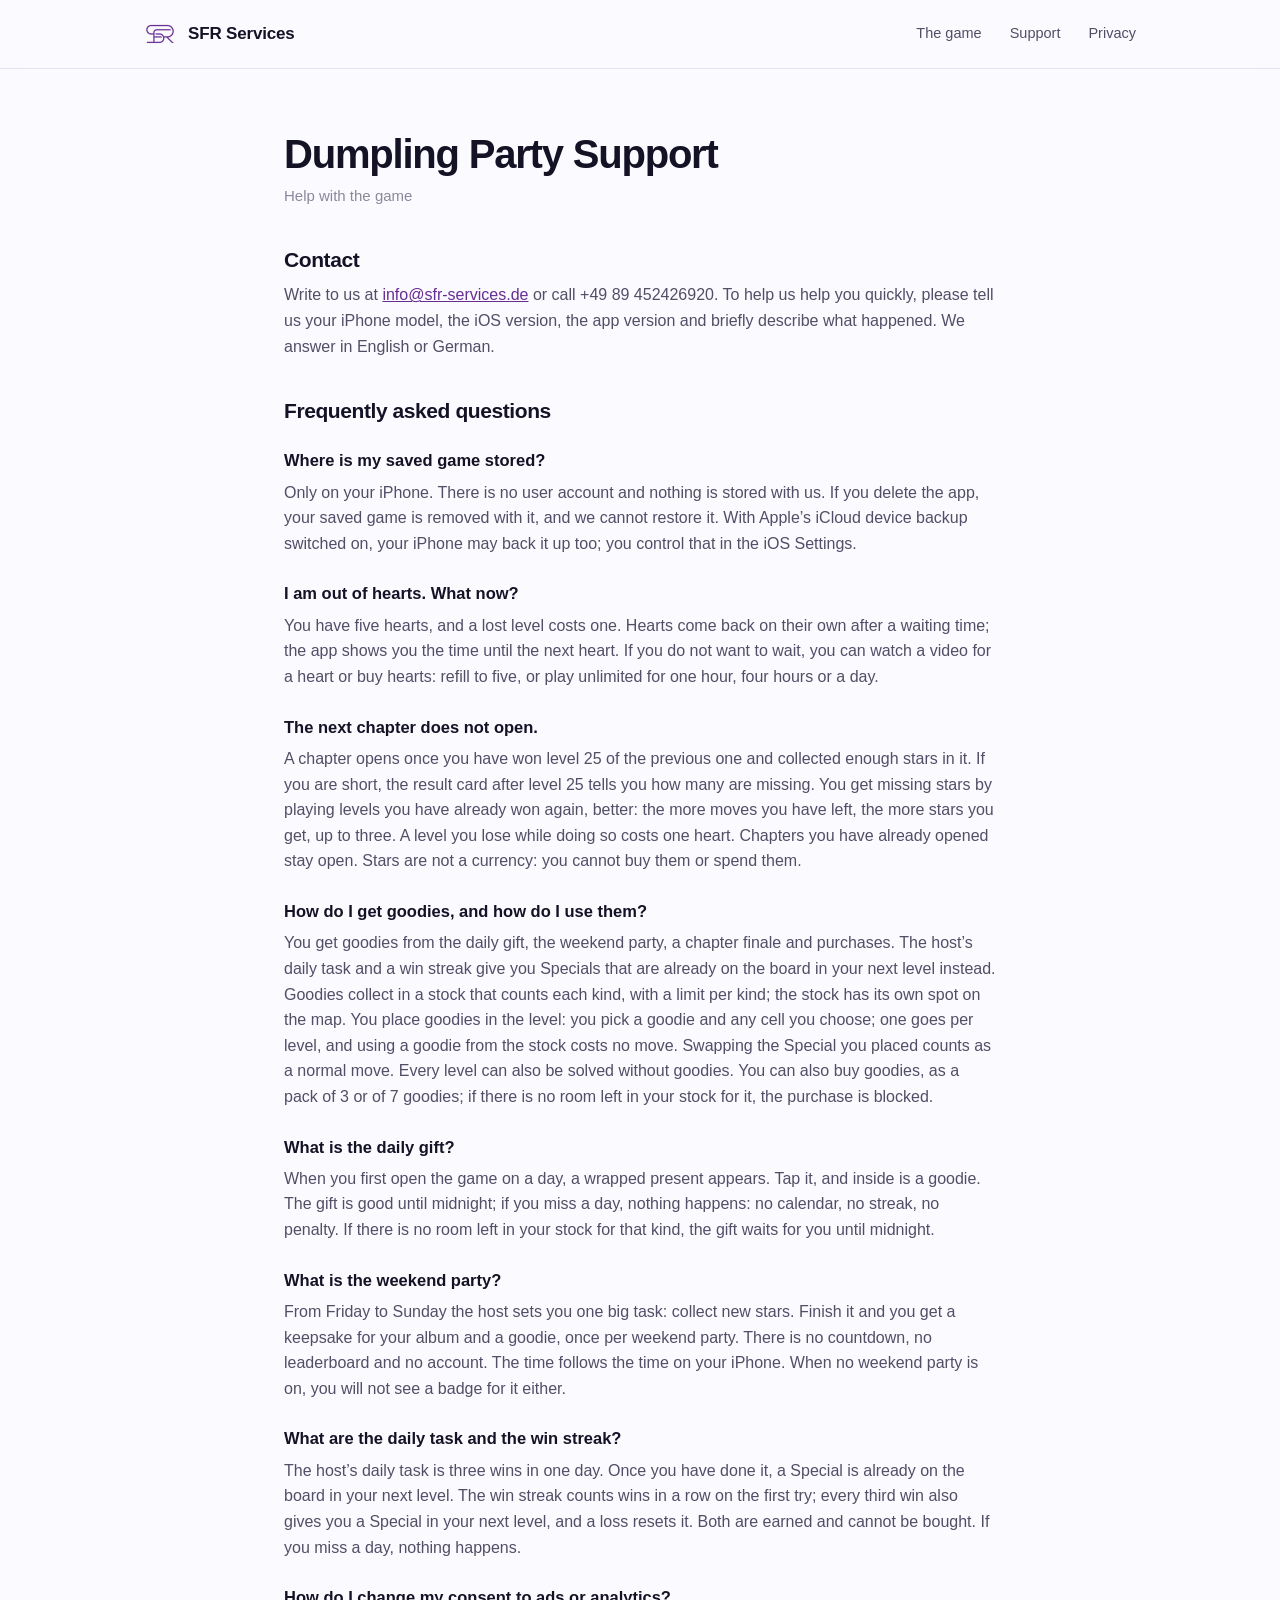
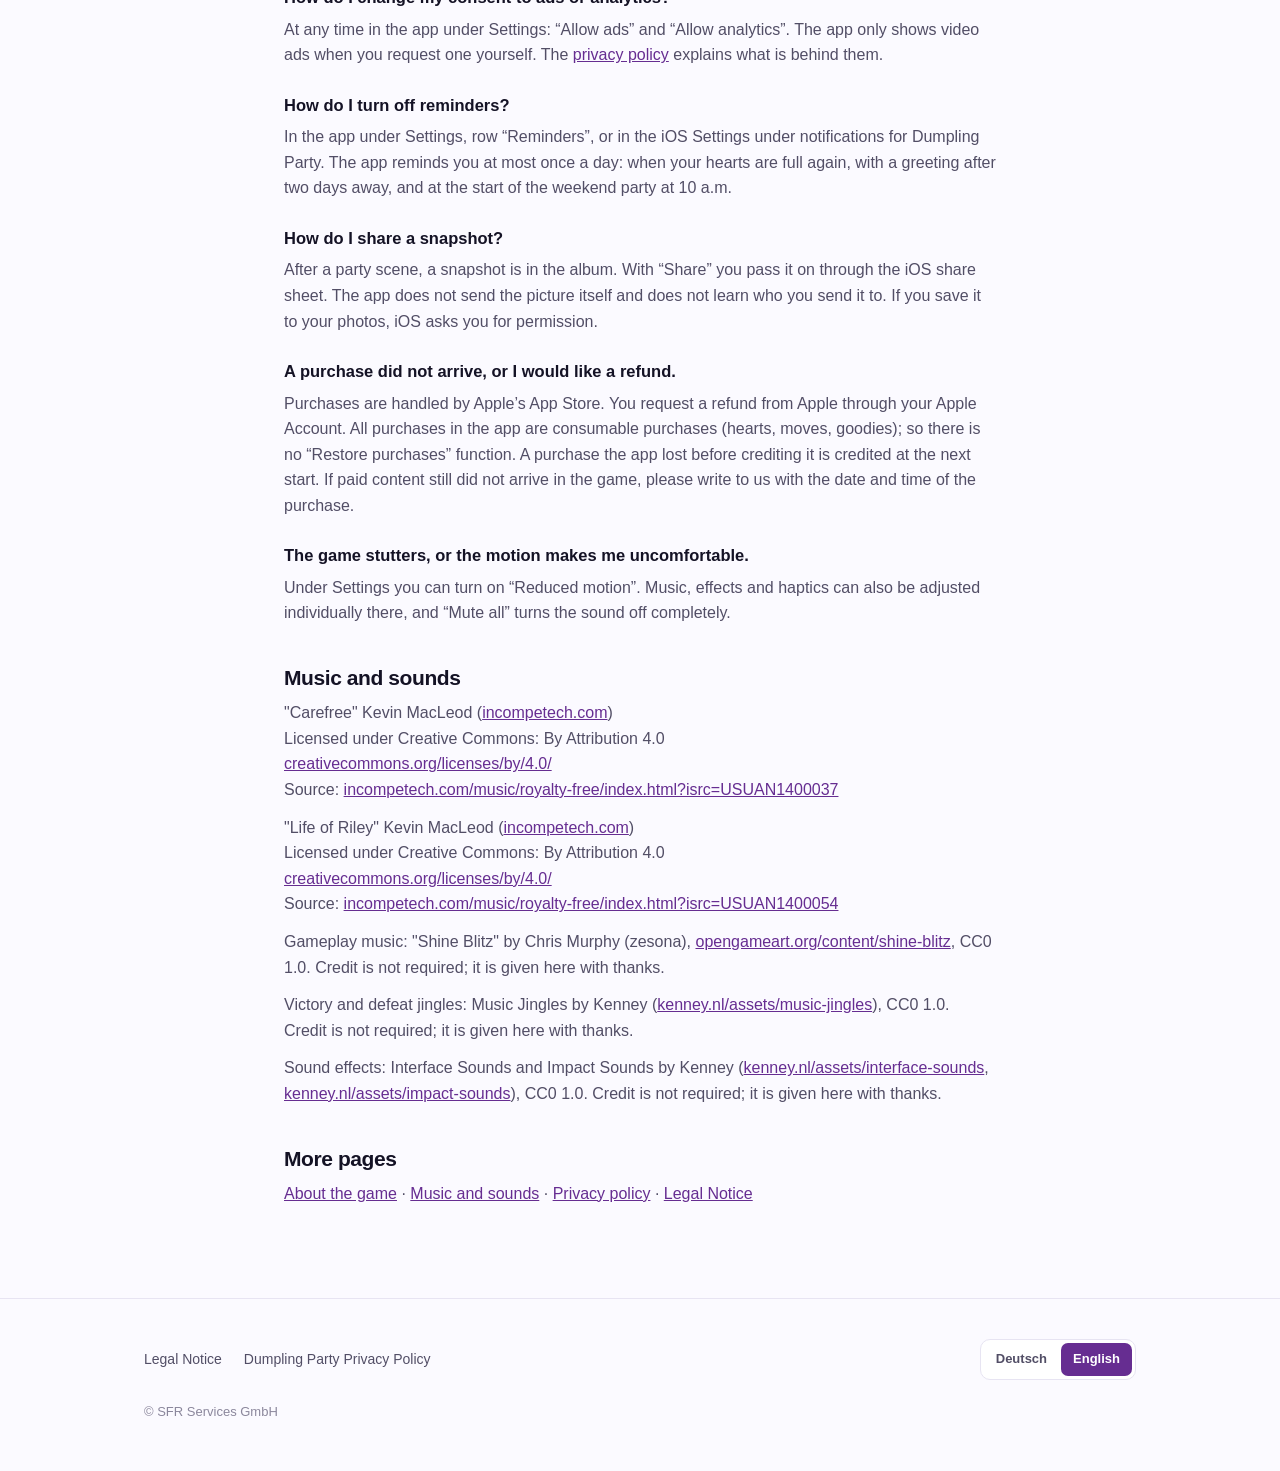
<file: dumpling-party/support.html>
<!DOCTYPE html>
<html lang="de">
<head>
<meta charset="UTF-8">
<meta name="viewport" content="width=device-width, initial-scale=1">
<title>Support Dumpling Party — SFR Services GmbH</title>
<meta name="description" content="Hilfe und Kontakt zu Dumpling Party.">
<link rel="icon" type="image/png" href="../favicon-32.png">
<link rel="apple-touch-icon" href="../apple-touch-icon.png">
<link rel="stylesheet" href="../style.css">
<link rel="alternate" hreflang="de" href="https://sfr-services.de/dumpling-party/support.html">
<link rel="alternate" hreflang="en" href="https://sfr-services.de/dumpling-party/en/support.html">
</head>
<body>

<header class="site">
  <div class="wrap">
    <a class="brand" href="../index.html">
      <img src="../logo.png" alt="SFR" width="34" height="34">
      <span class="brand-name">SFR Services</span>
    </a>
    <nav class="main">
      <a href="index.html"><span data-i18n="de">Das Spiel</span><span data-i18n="en">The game</span></a>
      <a href="support.html"><span data-i18n="de">Support</span><span data-i18n="en">Support</span></a>
      <a href="datenschutz.html"><span data-i18n="de">Datenschutz</span><span data-i18n="en">Privacy</span></a>
    </nav>
  </div>
</header>

<main>
  <div class="wrap legal">

    <div data-i18n="de">
      <h1>Support für Dumpling Party</h1>
      <p class="subtitle">Hilfe zum Spiel</p>

      <h2>Kontakt</h2>
      <p>Schreib uns an <a href="mailto:info@sfr-services.de?subject=Dumpling%20Party">info@sfr-services.de</a> oder ruf an: +49 89 452426920. Damit wir schnell helfen können, nenne bitte dein iPhone-Modell, die iOS-Version, die App-Version und beschreibe kurz, was passiert ist. Wir antworten auf Deutsch oder Englisch.</p>

      <h2>Häufige Fragen</h2>

      <h3>Wo ist mein Spielstand gespeichert?</h3>
      <p>Nur auf deinem iPhone. Es gibt kein Benutzerkonto und keine Speicherung bei uns. Wenn du die App löschst, wird der Spielstand mit ihr entfernt, und wir können ihn nicht wiederherstellen. Bei aktivierter iCloud-Gerätesicherung von Apple kann dein iPhone ihn mitsichern; das steuerst du in den iOS-Einstellungen.</p>

      <h3>Ich habe keine Herzen mehr. Was nun?</h3>
      <p>Du hast fünf Herzen, und ein verlorenes Level kostet eins. Herzen kommen nach einer Wartezeit von allein zurück; die Zeit bis zum nächsten Herz zeigt dir die App an. Wenn du nicht warten möchtest, kannst du ein Video für ein Herz ansehen oder Herzen kaufen: auf fünf auffüllen oder für eine Stunde, vier Stunden oder einen Tag unbegrenzt spielen.</p>

      <h3>Das nächste Kapitel öffnet sich nicht.</h3>
      <p>Ein Kapitel öffnet sich, wenn du Level 25 des vorherigen gewonnen hast und im Kapitel genug Sterne gesammelt sind. Reichen sie nicht, nennt dir die Ergebniskarte nach Level 25, wie viele fehlen. Fehlende Sterne holst du, indem du gewonnene Level noch einmal besser spielst; je mehr Züge übrig bleiben, desto mehr Sterne bekommst du, bis zu drei. Ein dabei verlorenes Level kostet ein Herz. Kapitel, die du schon geöffnet hast, bleiben offen. Sterne sind keine Währung: Man kann sie weder kaufen noch ausgeben.</p>

      <h3>Wie komme ich an Goodies, und wie setze ich sie ein?</h3>
      <p>Goodies bekommst du aus dem Tagesgeschenk, vom Fest am Wochenende, fürs Kapitelfinale und im Kauf. Die Tagesaufgabe des Gastgebers und eine Siegesserie geben dir stattdessen Specials, die im nächsten Level schon auf dem Brett liegen. Goodies sammeln sich in einem Vorrat, der je Art zählt, mit einer Obergrenze je Art; der Vorrat hat ein eigenes Feld auf der Karte. Goodies setzt du im Level ein: Du wählst ein Goodie und ein Feld deiner Wahl; pro Level geht eines, und das Einsetzen eines Goodies aus dem Vorrat kostet keinen Zug. Tauschst du das eingesetzte Special, zählt das als normaler Zug. Jedes Level lässt sich auch ohne Goodies schaffen. Goodies kannst du auch kaufen, als Paket mit 3 oder mit 7 Goodies; ist im Vorrat dafür kein Platz mehr, ist der Kauf gesperrt.</p>

      <h3>Was ist das Tagesgeschenk?</h3>
      <p>Beim ersten Öffnen am Tag erscheint ein eingepacktes Geschenk. Tipp es an, und darin liegt ein Goodie. Das Geschenk gilt bis Mitternacht; verpasst du einen Tag, passiert nichts: kein Kalender, keine Serie, keine Strafe. Ist im Vorrat kein Platz mehr für diese Art, wartet das Geschenk bis Mitternacht auf dich.</p>

      <h3>Was ist das Fest am Wochenende?</h3>
      <p>Von Freitag bis Sonntag stellt dir der Gastgeber eine große Aufgabe: neue Sterne sammeln. Schaffst du sie, bekommst du ein Andenken fürs Album und ein Goodie, einmal je Fest. Es gibt keinen Countdown, keine Rangliste und kein Konto. Die Zeit richtet sich nach der Zeit auf deinem iPhone. Findet gerade kein Fest statt, siehst du auch keine Plakette dafür.</p>

      <h3>Was sind Tagesaufgabe und Siegesserie?</h3>
      <p>Die Tagesaufgabe des Gastgebers heißt: drei Siege an einem Tag. Hast du sie geschafft, liegt im nächsten Level ein Special schon auf dem Brett. Die Siegesserie zählt Siege in Folge im ersten Versuch; alle drei Siege bringt sie dir ebenfalls ein Special im nächsten Level, und eine Niederlage setzt sie zurück. Beides ist erspielt und nicht käuflich. Verpasst du einen Tag, passiert nichts.</p>

      <h3>Wie ändere ich meine Einwilligung zu Werbung oder Auswertung?</h3>
      <p>Jederzeit in der App unter Einstellungen: „Werbung erlauben“ und „Auswertung erlauben“. Werbevideos zeigt die App nur, wenn du selbst eines anforderst. Was dahintersteht, erklärt die <a href="datenschutz.html">Datenschutzerklärung</a>.</p>

      <h3>Wie schalte ich die Erinnerungen ab?</h3>
      <p>In der App unter Einstellungen, Zeile „Erinnerungen“, oder in den iOS-Einstellungen bei den Mitteilungen für Dumpling Party. Die App erinnert höchstens einmal am Tag: wenn deine Herzen wieder voll sind, mit einem Gruß nach zwei Tagen Pause und zum Beginn des Fests um 10 Uhr.</p>

      <h3>Wie teile ich einen Schnappschuss?</h3>
      <p>Nach einer Party-Szene liegt ein Schnappschuss im Album. Mit „Teilen“ gibst du ihn über das Teilen-Menü von iOS weiter. Die App sendet das Bild nicht selbst und erfährt nicht, an wen du es schickst. Sicherst du es in deinen Fotos, fragt iOS dich um Erlaubnis.</p>

      <h3>Ein Kauf ist nicht angekommen oder ich möchte eine Erstattung.</h3>
      <p>Käufe laufen über den App Store von Apple. Eine Erstattung beantragst du bei Apple über dein Apple-Konto. Alle Käufe in der App sind Verbrauchskäufe (Herzen, Züge, Goodies); deshalb gibt es keine Funktion „Käufe wiederherstellen“. Ein Kauf, den die App vor der Gutschrift verloren hat, wird beim nächsten Start gutgeschrieben. Ist ein bezahlter Inhalt trotzdem nicht im Spiel angekommen, schreib uns bitte mit Datum und Uhrzeit des Kaufs.</p>

      <h3>Das Spiel ruckelt oder mir wird von der Bewegung unwohl.</h3>
      <p>Unter Einstellungen kannst du „Weniger Bewegung“ einschalten. Musik, Geräusche und Vibration lassen sich dort ebenfalls einzeln regeln, und „Alles stumm“ schaltet den Ton ganz ab.</p>

      <h2 id="musik">Musik und Klänge</h2>
      <p>"Carefree" Kevin MacLeod (<a href="https://incompetech.com">incompetech.com</a>)<br>
      Licensed under Creative Commons: By Attribution 4.0<br>
      <a href="https://creativecommons.org/licenses/by/4.0/">creativecommons.org/licenses/by/4.0/</a><br>
      Quelle: <a href="https://incompetech.com/music/royalty-free/index.html?isrc=USUAN1400037">incompetech.com/music/royalty-free/index.html?isrc=USUAN1400037</a></p>
      <p>"Life of Riley" Kevin MacLeod (<a href="https://incompetech.com">incompetech.com</a>)<br>
      Licensed under Creative Commons: By Attribution 4.0<br>
      <a href="https://creativecommons.org/licenses/by/4.0/">creativecommons.org/licenses/by/4.0/</a><br>
      Quelle: <a href="https://incompetech.com/music/royalty-free/index.html?isrc=USUAN1400054">incompetech.com/music/royalty-free/index.html?isrc=USUAN1400054</a></p>
      <p>Spielmusik: "Shine Blitz" von Chris Murphy (zesona), <a href="https://opengameart.org/content/shine-blitz">opengameart.org/content/shine-blitz</a>, CC0 1.0. Eine Nennung ist nicht verlangt; sie steht hier mit Dank.</p>
      <p>Sieg- und Niederlage-Jingle: Music Jingles von Kenney (<a href="https://kenney.nl/assets/music-jingles">kenney.nl/assets/music-jingles</a>), CC0 1.0. Eine Nennung ist nicht verlangt; sie steht hier mit Dank.</p>
      <p>Klangeffekte: Interface Sounds und Impact Sounds von Kenney (<a href="https://kenney.nl/assets/interface-sounds">kenney.nl/assets/interface-sounds</a>, <a href="https://kenney.nl/assets/impact-sounds">kenney.nl/assets/impact-sounds</a>), CC0 1.0. Eine Nennung ist nicht verlangt; sie steht hier mit Dank.</p>

      <h2>Weitere Seiten</h2>
      <p><a href="index.html">Über das Spiel</a> · <a href="#musik">Musik und Klänge</a> · <a href="datenschutz.html">Datenschutzerklärung</a> · <a href="../impressum.html">Impressum</a></p>
    </div>

    <div data-i18n="en">
      <h1>Dumpling Party Support</h1>
      <p class="subtitle">Help with the game</p>

      <h2>Contact</h2>
      <p>Write to us at <a href="mailto:info@sfr-services.de?subject=Dumpling%20Party">info@sfr-services.de</a> or call +49 89 452426920. To help us help you quickly, please tell us your iPhone model, the iOS version, the app version and briefly describe what happened. We answer in English or German.</p>

      <h2>Frequently asked questions</h2>

      <h3>Where is my saved game stored?</h3>
      <p>Only on your iPhone. There is no user account and nothing is stored with us. If you delete the app, your saved game is removed with it, and we cannot restore it. With Apple’s iCloud device backup switched on, your iPhone may back it up too; you control that in the iOS Settings.</p>

      <h3>I am out of hearts. What now?</h3>
      <p>You have five hearts, and a lost level costs one. Hearts come back on their own after a waiting time; the app shows you the time until the next heart. If you do not want to wait, you can watch a video for a heart or buy hearts: refill to five, or play unlimited for one hour, four hours or a day.</p>

      <h3>The next chapter does not open.</h3>
      <p>A chapter opens once you have won level 25 of the previous one and collected enough stars in it. If you are short, the result card after level 25 tells you how many are missing. You get missing stars by playing levels you have already won again, better: the more moves you have left, the more stars you get, up to three. A level you lose while doing so costs one heart. Chapters you have already opened stay open. Stars are not a currency: you cannot buy them or spend them.</p>

      <h3>How do I get goodies, and how do I use them?</h3>
      <p>You get goodies from the daily gift, the weekend party, a chapter finale and purchases. The host’s daily task and a win streak give you Specials that are already on the board in your next level instead. Goodies collect in a stock that counts each kind, with a limit per kind; the stock has its own spot on the map. You place goodies in the level: you pick a goodie and any cell you choose; one goes per level, and using a goodie from the stock costs no move. Swapping the Special you placed counts as a normal move. Every level can also be solved without goodies. You can also buy goodies, as a pack of 3 or of 7 goodies; if there is no room left in your stock for it, the purchase is blocked.</p>

      <h3>What is the daily gift?</h3>
      <p>When you first open the game on a day, a wrapped present appears. Tap it, and inside is a goodie. The gift is good until midnight; if you miss a day, nothing happens: no calendar, no streak, no penalty. If there is no room left in your stock for that kind, the gift waits for you until midnight.</p>

      <h3>What is the weekend party?</h3>
      <p>From Friday to Sunday the host sets you one big task: collect new stars. Finish it and you get a keepsake for your album and a goodie, once per weekend party. There is no countdown, no leaderboard and no account. The time follows the time on your iPhone. When no weekend party is on, you will not see a badge for it either.</p>

      <h3>What are the daily task and the win streak?</h3>
      <p>The host’s daily task is three wins in one day. Once you have done it, a Special is already on the board in your next level. The win streak counts wins in a row on the first try; every third win also gives you a Special in your next level, and a loss resets it. Both are earned and cannot be bought. If you miss a day, nothing happens.</p>

      <h3>How do I change my consent to ads or analytics?</h3>
      <p>At any time in the app under Settings: “Allow ads” and “Allow analytics”. The app only shows video ads when you request one yourself. The <a href="datenschutz.html">privacy policy</a> explains what is behind them.</p>

      <h3>How do I turn off reminders?</h3>
      <p>In the app under Settings, row “Reminders”, or in the iOS Settings under notifications for Dumpling Party. The app reminds you at most once a day: when your hearts are full again, with a greeting after two days away, and at the start of the weekend party at 10 a.m.</p>

      <h3>How do I share a snapshot?</h3>
      <p>After a party scene, a snapshot is in the album. With “Share” you pass it on through the iOS share sheet. The app does not send the picture itself and does not learn who you send it to. If you save it to your photos, iOS asks you for permission.</p>

      <h3>A purchase did not arrive, or I would like a refund.</h3>
      <p>Purchases are handled by Apple’s App Store. You request a refund from Apple through your Apple Account. All purchases in the app are consumable purchases (hearts, moves, goodies); so there is no “Restore purchases” function. A purchase the app lost before crediting it is credited at the next start. If paid content still did not arrive in the game, please write to us with the date and time of the purchase.</p>

      <h3>The game stutters, or the motion makes me uncomfortable.</h3>
      <p>Under Settings you can turn on “Reduced motion”. Music, effects and haptics can also be adjusted individually there, and “Mute all” turns the sound off completely.</p>

      <h2 id="music">Music and sounds</h2>
      <p>"Carefree" Kevin MacLeod (<a href="https://incompetech.com">incompetech.com</a>)<br>
      Licensed under Creative Commons: By Attribution 4.0<br>
      <a href="https://creativecommons.org/licenses/by/4.0/">creativecommons.org/licenses/by/4.0/</a><br>
      Source: <a href="https://incompetech.com/music/royalty-free/index.html?isrc=USUAN1400037">incompetech.com/music/royalty-free/index.html?isrc=USUAN1400037</a></p>
      <p>"Life of Riley" Kevin MacLeod (<a href="https://incompetech.com">incompetech.com</a>)<br>
      Licensed under Creative Commons: By Attribution 4.0<br>
      <a href="https://creativecommons.org/licenses/by/4.0/">creativecommons.org/licenses/by/4.0/</a><br>
      Source: <a href="https://incompetech.com/music/royalty-free/index.html?isrc=USUAN1400054">incompetech.com/music/royalty-free/index.html?isrc=USUAN1400054</a></p>
      <p>Gameplay music: "Shine Blitz" by Chris Murphy (zesona), <a href="https://opengameart.org/content/shine-blitz">opengameart.org/content/shine-blitz</a>, CC0 1.0. Credit is not required; it is given here with thanks.</p>
      <p>Victory and defeat jingles: Music Jingles by Kenney (<a href="https://kenney.nl/assets/music-jingles">kenney.nl/assets/music-jingles</a>), CC0 1.0. Credit is not required; it is given here with thanks.</p>
      <p>Sound effects: Interface Sounds and Impact Sounds by Kenney (<a href="https://kenney.nl/assets/interface-sounds">kenney.nl/assets/interface-sounds</a>, <a href="https://kenney.nl/assets/impact-sounds">kenney.nl/assets/impact-sounds</a>), CC0 1.0. Credit is not required; it is given here with thanks.</p>

      <h2>More pages</h2>
      <p><a href="index.html">About the game</a> · <a href="#music">Music and sounds</a> · <a href="datenschutz.html">Privacy policy</a> · <a href="../impressum.html">Legal Notice</a></p>
    </div>

  </div>
</main>

<footer class="site">
  <div class="wrap">
    <div class="row">
      <div class="links">
        <a href="../impressum.html"><span data-i18n="de">Impressum</span><span data-i18n="en">Legal Notice</span></a>
        <a href="datenschutz.html"><span data-i18n="de">Datenschutz Dumpling Party</span><span data-i18n="en">Dumpling Party Privacy Policy</span></a>
      </div>
      <div class="lang" role="group" aria-label="Sprache / Language">
        <button type="button" data-setlang="de">Deutsch</button>
        <button type="button" data-setlang="en">English</button>
      </div>
    </div>
    <div class="copy">&copy; SFR Services GmbH</div>
  </div>
</footer>

<script src="../lang.js"></script>
</body>
</html>
</file>
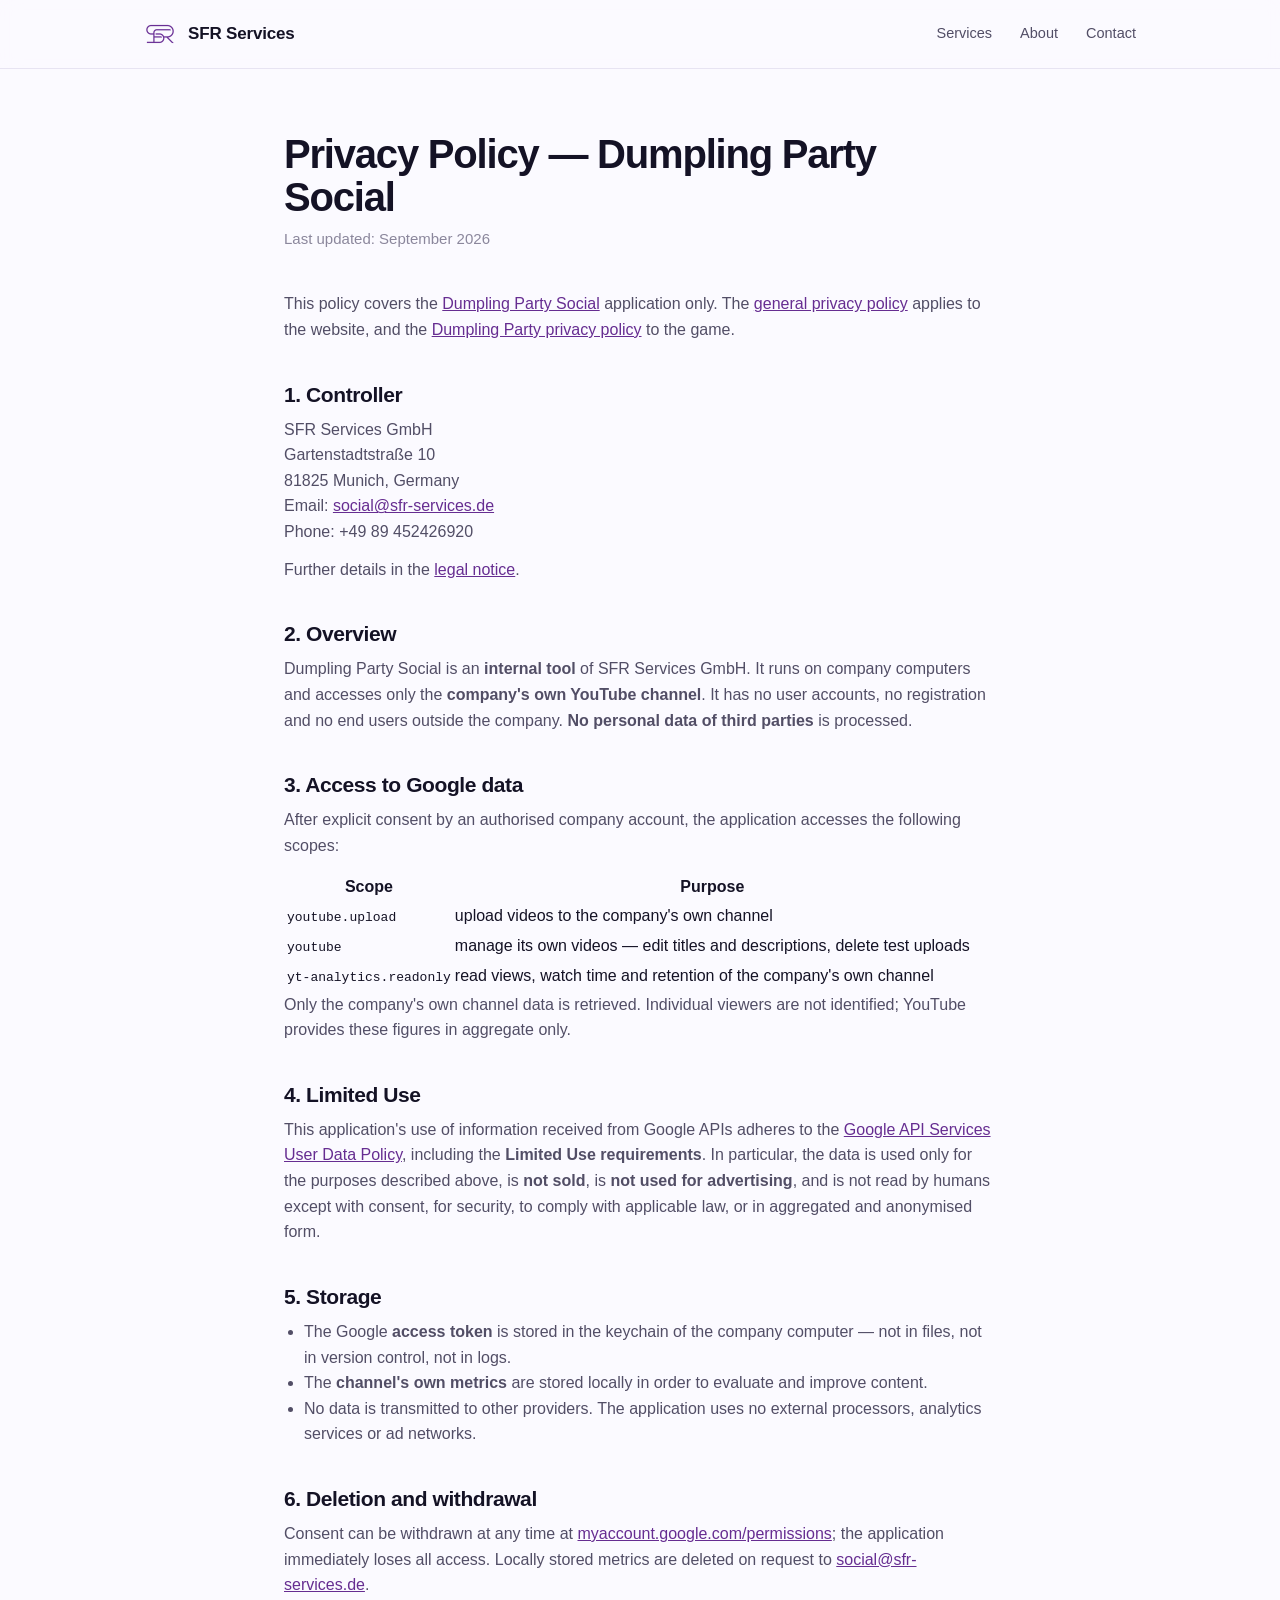
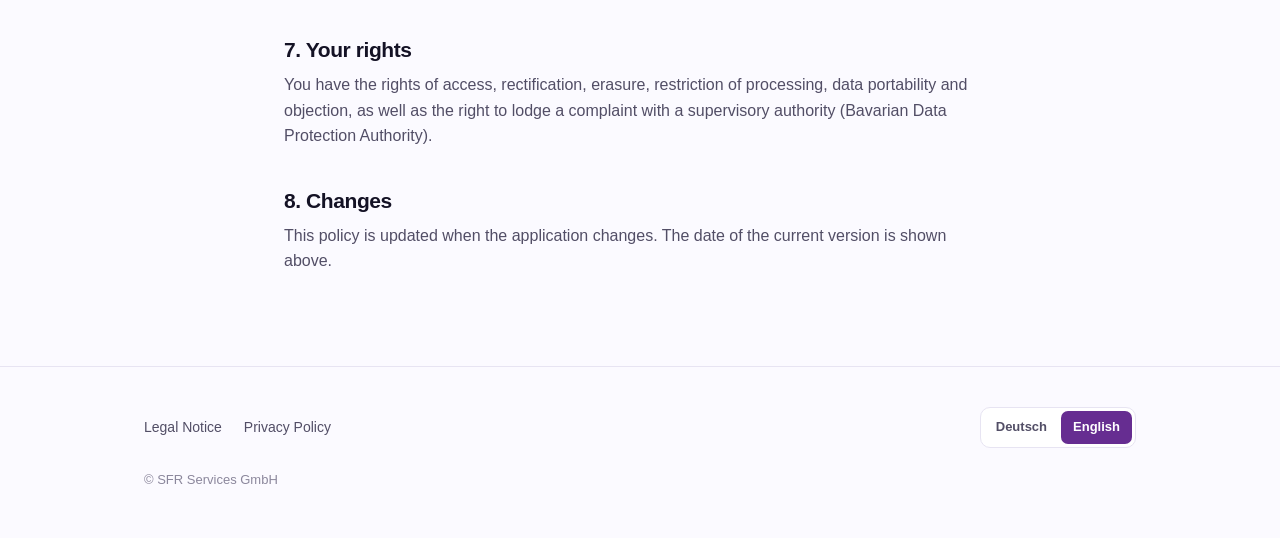
<file: dumpling-social/datenschutz.html>
<!DOCTYPE html>
<html lang="de">
<head>
<meta charset="UTF-8">
<meta name="viewport" content="width=device-width, initial-scale=1">
<title>Datenschutzerklärung Dumpling Party Social — SFR Services GmbH</title>
<meta name="robots" content="noindex, follow">
<link rel="icon" type="image/png" href="../favicon-32.png">
<link rel="apple-touch-icon" href="../apple-touch-icon.png">
<link rel="stylesheet" href="../style.css">
</head>
<body>

<header class="site">
  <div class="wrap">
    <a class="brand" href="../index.html">
      <img src="../logo.png" alt="SFR" width="34" height="34">
      <span class="brand-name">SFR Services</span>
    </a>
    <nav class="main">
      <a href="../index.html#leistungen"><span data-i18n="de">Leistungen</span><span data-i18n="en">Services</span></a>
      <a href="../index.html#ueber-uns"><span data-i18n="de">Über uns</span><span data-i18n="en">About</span></a>
      <a href="../index.html#kontakt"><span data-i18n="de">Kontakt</span><span data-i18n="en">Contact</span></a>
    </nav>
  </div>
</header>

<main>
  <div class="wrap legal">

    <div data-i18n="de">
      <h1>Datenschutzerklärung — Dumpling Party Social</h1>
      <p class="subtitle">Stand: September 2026</p>
      <p>Diese Erklärung betrifft ausschließlich die Anwendung <a href="index.html">Dumpling Party Social</a>. Für die Website gilt die <a href="../datenschutz.html">allgemeine Datenschutzerklärung</a>, für das Spiel die <a href="../dumpling-party/datenschutz.html">Datenschutzerklärung zu Dumpling Party</a>.</p>

      <h2>1. Verantwortlicher</h2>
      <address>
        <p>
          SFR Services GmbH<br>
          Gartenstadtstraße 10<br>
          81825 München, Deutschland<br>
          E-Mail: <a href="mailto:social@sfr-services.de">social@sfr-services.de</a><br>
          Telefon: +49 89 452426920
        </p>
      </address>
      <p>Weitere Angaben im <a href="../impressum.html">Impressum</a>. Ein Datenschutzbeauftragter ist nicht benannt, da die gesetzlichen Voraussetzungen hierfür nicht vorliegen.</p>

      <h2>2. Überblick</h2>
      <p>Dumpling Party Social ist ein <strong>internes Werkzeug</strong> der SFR Services GmbH. Es läuft auf firmeneigenen Rechnern und greift ausschließlich auf den <strong>eigenen YouTube-Kanal des Unternehmens</strong> zu. Die Anwendung hat keine Nutzerkonten, keine Registrierung und keine Endnutzer ausserhalb des Unternehmens. Es werden <strong>keine personenbezogenen Daten Dritter</strong> verarbeitet.</p>

      <h2>3. Zugriff auf Google-Daten</h2>
      <p>Nach ausdrücklicher Zustimmung eines berechtigten Firmenkontos greift die Anwendung über die YouTube-Schnittstellen auf folgende Bereiche zu:</p>
      <table>
        <tr><th>Berechtigung</th><th>Wofür</th></tr>
        <tr><td><code>youtube.upload</code></td><td>Videos auf den eigenen Kanal hochladen</td></tr>
        <tr><td><code>youtube</code></td><td>eigene Videos verwalten — Titel und Beschreibung ändern, Testvideos löschen</td></tr>
        <tr><td><code>yt-analytics.readonly</code></td><td>Abrufzahlen, Sehdauer und Haltekurve des eigenen Kanals lesen</td></tr>
      </table>
      <p>Abgerufen werden ausschließlich Daten des eigenen Kanals. Zuschauerinnen und Zuschauer werden nicht einzeln erfasst; YouTube liefert diese Werte nur aggregiert.</p>

      <h2>4. Eingeschränkte Verwendung (Limited Use)</h2>
      <p>Die Verwendung von Informationen aus Google-Schnittstellen durch diese Anwendung erfüllt die <a href="https://developers.google.com/terms/api-services-user-data-policy" rel="noopener">Google API Services User Data Policy</a> einschließlich der <strong>Limited-Use-Anforderungen</strong>. Insbesondere gilt:</p>
      <ul>
        <li>Die Daten werden ausschließlich für die oben beschriebenen Zwecke verwendet.</li>
        <li>Die Daten werden <strong>nicht verkauft</strong> und nicht an Dritte übertragen, ausser soweit es zur Erbringung dieser Funktionen erforderlich, gesetzlich vorgeschrieben oder ausdrücklich genehmigt ist.</li>
        <li>Die Daten werden <strong>nicht für Werbung</strong> verwendet, auch nicht für personalisierte oder zielgerichtete Werbung.</li>
        <li>Menschen lesen die Daten nicht, ausser mit ausdrücklicher Zustimmung, zu Sicherheitszwecken, zur Erfüllung geltenden Rechts oder in aggregierter und anonymisierter Form für interne Auswertungen.</li>
      </ul>

      <h2>5. Speicherung</h2>
      <ul>
        <li>Das <strong>Zugangs-Token</strong> von Google wird im Schlüsselbund des jeweiligen Firmenrechners gespeichert, nicht in Dateien, nicht in einer Versionsverwaltung und nicht in einem Protokoll.</li>
        <li>Die <strong>Kennzahlen des eigenen Kanals</strong> werden lokal in einer Datei gespeichert, um Inhalte auszuwerten und zu verbessern.</li>
        <li>Es werden keine Daten an andere Anbieter übermittelt. Die Anwendung nutzt keine externen Dienstleister, keine Analysedienste und keine Werbenetzwerke.</li>
      </ul>

      <h2>6. Löschung und Widerruf</h2>
      <p>Die Zustimmung kann jederzeit unter <a href="https://myaccount.google.com/permissions" rel="noopener">myaccount.google.com/permissions</a> widerrufen werden; die Anwendung verliert damit sofort jeden Zugriff. Lokal gespeicherte Kennzahlen werden auf Anfrage an <a href="mailto:social@sfr-services.de">social@sfr-services.de</a> gelöscht.</p>

      <h2>7. Rechte der betroffenen Personen</h2>
      <p>Es bestehen die Rechte auf Auskunft, Berichtigung, Löschung, Einschränkung der Verarbeitung, Datenübertragbarkeit und Widerspruch sowie ein Beschwerderecht bei einer Aufsichtsbehörde. Zuständig ist das Bayerische Landesamt für Datenschutzaufsicht.</p>

      <h2>8. Änderungen</h2>
      <p>Diese Erklärung wird angepasst, wenn sich die Anwendung ändert. Der Stand steht oben.</p>
    </div>

    <div data-i18n="en">
      <h1>Privacy Policy — Dumpling Party Social</h1>
      <p class="subtitle">Last updated: September 2026</p>
      <p>This policy covers the <a href="index.html">Dumpling Party Social</a> application only. The <a href="../datenschutz.html">general privacy policy</a> applies to the website, and the <a href="../dumpling-party/datenschutz.html">Dumpling Party privacy policy</a> to the game.</p>

      <h2>1. Controller</h2>
      <address>
        <p>
          SFR Services GmbH<br>
          Gartenstadtstraße 10<br>
          81825 Munich, Germany<br>
          Email: <a href="mailto:social@sfr-services.de">social@sfr-services.de</a><br>
          Phone: +49 89 452426920
        </p>
      </address>
      <p>Further details in the <a href="../impressum.html">legal notice</a>.</p>

      <h2>2. Overview</h2>
      <p>Dumpling Party Social is an <strong>internal tool</strong> of SFR Services GmbH. It runs on company computers and accesses only the <strong>company's own YouTube channel</strong>. It has no user accounts, no registration and no end users outside the company. <strong>No personal data of third parties</strong> is processed.</p>

      <h2>3. Access to Google data</h2>
      <p>After explicit consent by an authorised company account, the application accesses the following scopes:</p>
      <table>
        <tr><th>Scope</th><th>Purpose</th></tr>
        <tr><td><code>youtube.upload</code></td><td>upload videos to the company's own channel</td></tr>
        <tr><td><code>youtube</code></td><td>manage its own videos — edit titles and descriptions, delete test uploads</td></tr>
        <tr><td><code>yt-analytics.readonly</code></td><td>read views, watch time and retention of the company's own channel</td></tr>
      </table>
      <p>Only the company's own channel data is retrieved. Individual viewers are not identified; YouTube provides these figures in aggregate only.</p>

      <h2>4. Limited Use</h2>
      <p>This application's use of information received from Google APIs adheres to the <a href="https://developers.google.com/terms/api-services-user-data-policy" rel="noopener">Google API Services User Data Policy</a>, including the <strong>Limited Use requirements</strong>. In particular, the data is used only for the purposes described above, is <strong>not sold</strong>, is <strong>not used for advertising</strong>, and is not read by humans except with consent, for security, to comply with applicable law, or in aggregated and anonymised form.</p>

      <h2>5. Storage</h2>
      <ul>
        <li>The Google <strong>access token</strong> is stored in the keychain of the company computer — not in files, not in version control, not in logs.</li>
        <li>The <strong>channel's own metrics</strong> are stored locally in order to evaluate and improve content.</li>
        <li>No data is transmitted to other providers. The application uses no external processors, analytics services or ad networks.</li>
      </ul>

      <h2>6. Deletion and withdrawal</h2>
      <p>Consent can be withdrawn at any time at <a href="https://myaccount.google.com/permissions" rel="noopener">myaccount.google.com/permissions</a>; the application immediately loses all access. Locally stored metrics are deleted on request to <a href="mailto:social@sfr-services.de">social@sfr-services.de</a>.</p>

      <h2>7. Your rights</h2>
      <p>You have the rights of access, rectification, erasure, restriction of processing, data portability and objection, as well as the right to lodge a complaint with a supervisory authority (Bavarian Data Protection Authority).</p>

      <h2>8. Changes</h2>
      <p>This policy is updated when the application changes. The date of the current version is shown above.</p>
    </div>
  </div>
</main>

<footer class="site">
  <div class="wrap">
    <div class="row">
      <div class="links">
        <a href="../impressum.html"><span data-i18n="de">Impressum</span><span data-i18n="en">Legal Notice</span></a>
        <a href="../datenschutz.html"><span data-i18n="de">Datenschutz</span><span data-i18n="en">Privacy Policy</span></a>
      </div>
      <div class="lang" role="group" aria-label="Sprache / Language">
        <button type="button" data-setlang="de">Deutsch</button>
        <button type="button" data-setlang="en">English</button>
      </div>
    </div>
    <div class="copy">&copy; SFR Services GmbH</div>
  </div>
</footer>

<script src="../lang.js"></script>
</body>
</html>
</file>
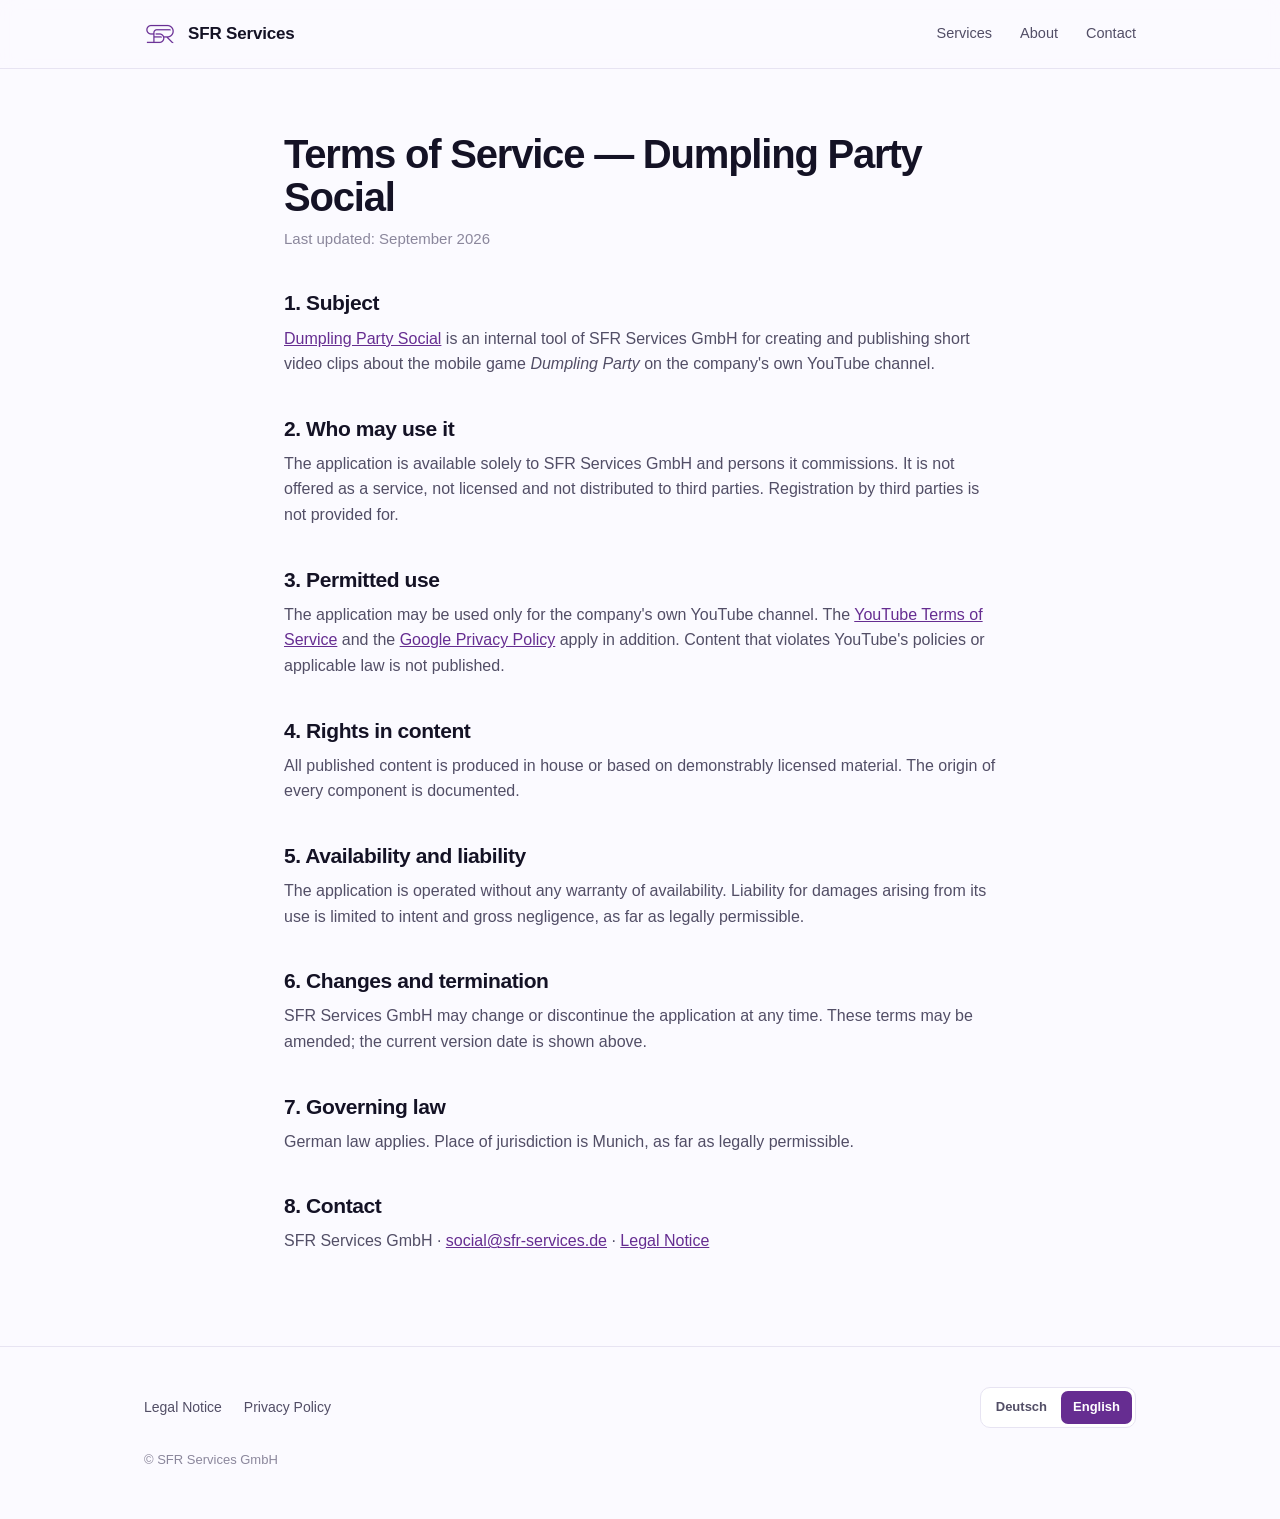
<file: dumpling-social/nutzungsbedingungen.html>
<!DOCTYPE html>
<html lang="de">
<head>
<meta charset="UTF-8">
<meta name="viewport" content="width=device-width, initial-scale=1">
<title>Nutzungsbedingungen Dumpling Party Social — SFR Services GmbH</title>
<meta name="robots" content="noindex, follow">
<link rel="icon" type="image/png" href="../favicon-32.png">
<link rel="apple-touch-icon" href="../apple-touch-icon.png">
<link rel="stylesheet" href="../style.css">
</head>
<body>

<header class="site">
  <div class="wrap">
    <a class="brand" href="../index.html">
      <img src="../logo.png" alt="SFR" width="34" height="34">
      <span class="brand-name">SFR Services</span>
    </a>
    <nav class="main">
      <a href="../index.html#leistungen"><span data-i18n="de">Leistungen</span><span data-i18n="en">Services</span></a>
      <a href="../index.html#ueber-uns"><span data-i18n="de">Über uns</span><span data-i18n="en">About</span></a>
      <a href="../index.html#kontakt"><span data-i18n="de">Kontakt</span><span data-i18n="en">Contact</span></a>
    </nav>
  </div>
</header>

<main>
  <div class="wrap legal">

    <div data-i18n="de">
      <h1>Nutzungsbedingungen — Dumpling Party Social</h1>
      <p class="subtitle">Stand: September 2026</p>

      <h2>1. Gegenstand</h2>
      <p><a href="index.html">Dumpling Party Social</a> ist ein internes Werkzeug der SFR Services GmbH zur Erstellung und Veröffentlichung kurzer Videoclips zum Mobilspiel <em>Dumpling Party</em> auf dem eigenen YouTube-Kanal des Unternehmens.</p>

      <h2>2. Nutzungsberechtigung</h2>
      <p>Die Anwendung steht ausschließlich der SFR Services GmbH und den von ihr beauftragten Personen zur Verfügung. Sie wird nicht als Dienst angeboten, nicht lizenziert und nicht an Dritte weitergegeben. Eine Registrierung Dritter ist nicht vorgesehen.</p>

      <h2>3. Zulässige Nutzung</h2>
      <p>Die Anwendung darf nur für den eigenen YouTube-Kanal des Unternehmens verwendet werden. Es gelten zusätzlich die <a href="https://www.youtube.com/t/terms" rel="noopener">Nutzungsbedingungen von YouTube</a> sowie die <a href="https://policies.google.com/privacy" rel="noopener">Datenschutzerklärung von Google</a>. Inhalte, die gegen die Richtlinien von YouTube oder gegen geltendes Recht verstoßen, werden nicht veröffentlicht.</p>

      <h2>4. Rechte an Inhalten</h2>
      <p>Alle veröffentlichten Inhalte stammen aus eigener Produktion oder aus nachweislich lizenziertem Material. Die Herkunft jedes Bestandteils wird dokumentiert.</p>

      <h2>5. Verfügbarkeit und Haftung</h2>
      <p>Die Anwendung wird ohne Zusicherung einer bestimmten Verfügbarkeit betrieben. Eine Haftung für Schäden aus der Nutzung ist auf Vorsatz und grobe Fahrlässigkeit beschränkt, soweit gesetzlich zulässig.</p>

      <h2>6. Änderungen und Beendigung</h2>
      <p>Die SFR Services GmbH kann die Anwendung jederzeit ändern oder einstellen. Diese Bedingungen können angepasst werden; der Stand steht oben.</p>

      <h2>7. Anwendbares Recht</h2>
      <p>Es gilt deutsches Recht. Gerichtsstand ist München, soweit gesetzlich zulässig.</p>

      <h2>8. Kontakt</h2>
      <p>SFR Services GmbH · <a href="mailto:social@sfr-services.de">social@sfr-services.de</a> · <a href="../impressum.html">Impressum</a></p>
    </div>

    <div data-i18n="en">
      <h1>Terms of Service — Dumpling Party Social</h1>
      <p class="subtitle">Last updated: September 2026</p>

      <h2>1. Subject</h2>
      <p><a href="index.html">Dumpling Party Social</a> is an internal tool of SFR Services GmbH for creating and publishing short video clips about the mobile game <em>Dumpling Party</em> on the company's own YouTube channel.</p>

      <h2>2. Who may use it</h2>
      <p>The application is available solely to SFR Services GmbH and persons it commissions. It is not offered as a service, not licensed and not distributed to third parties. Registration by third parties is not provided for.</p>

      <h2>3. Permitted use</h2>
      <p>The application may be used only for the company's own YouTube channel. The <a href="https://www.youtube.com/t/terms" rel="noopener">YouTube Terms of Service</a> and the <a href="https://policies.google.com/privacy" rel="noopener">Google Privacy Policy</a> apply in addition. Content that violates YouTube's policies or applicable law is not published.</p>

      <h2>4. Rights in content</h2>
      <p>All published content is produced in house or based on demonstrably licensed material. The origin of every component is documented.</p>

      <h2>5. Availability and liability</h2>
      <p>The application is operated without any warranty of availability. Liability for damages arising from its use is limited to intent and gross negligence, as far as legally permissible.</p>

      <h2>6. Changes and termination</h2>
      <p>SFR Services GmbH may change or discontinue the application at any time. These terms may be amended; the current version date is shown above.</p>

      <h2>7. Governing law</h2>
      <p>German law applies. Place of jurisdiction is Munich, as far as legally permissible.</p>

      <h2>8. Contact</h2>
      <p>SFR Services GmbH · <a href="mailto:social@sfr-services.de">social@sfr-services.de</a> · <a href="../impressum.html">Legal Notice</a></p>
    </div>
  </div>
</main>

<footer class="site">
  <div class="wrap">
    <div class="row">
      <div class="links">
        <a href="../impressum.html"><span data-i18n="de">Impressum</span><span data-i18n="en">Legal Notice</span></a>
        <a href="../datenschutz.html"><span data-i18n="de">Datenschutz</span><span data-i18n="en">Privacy Policy</span></a>
      </div>
      <div class="lang" role="group" aria-label="Sprache / Language">
        <button type="button" data-setlang="de">Deutsch</button>
        <button type="button" data-setlang="en">English</button>
      </div>
    </div>
    <div class="copy">&copy; SFR Services GmbH</div>
  </div>
</footer>

<script src="../lang.js"></script>
</body>
</html>
</file>
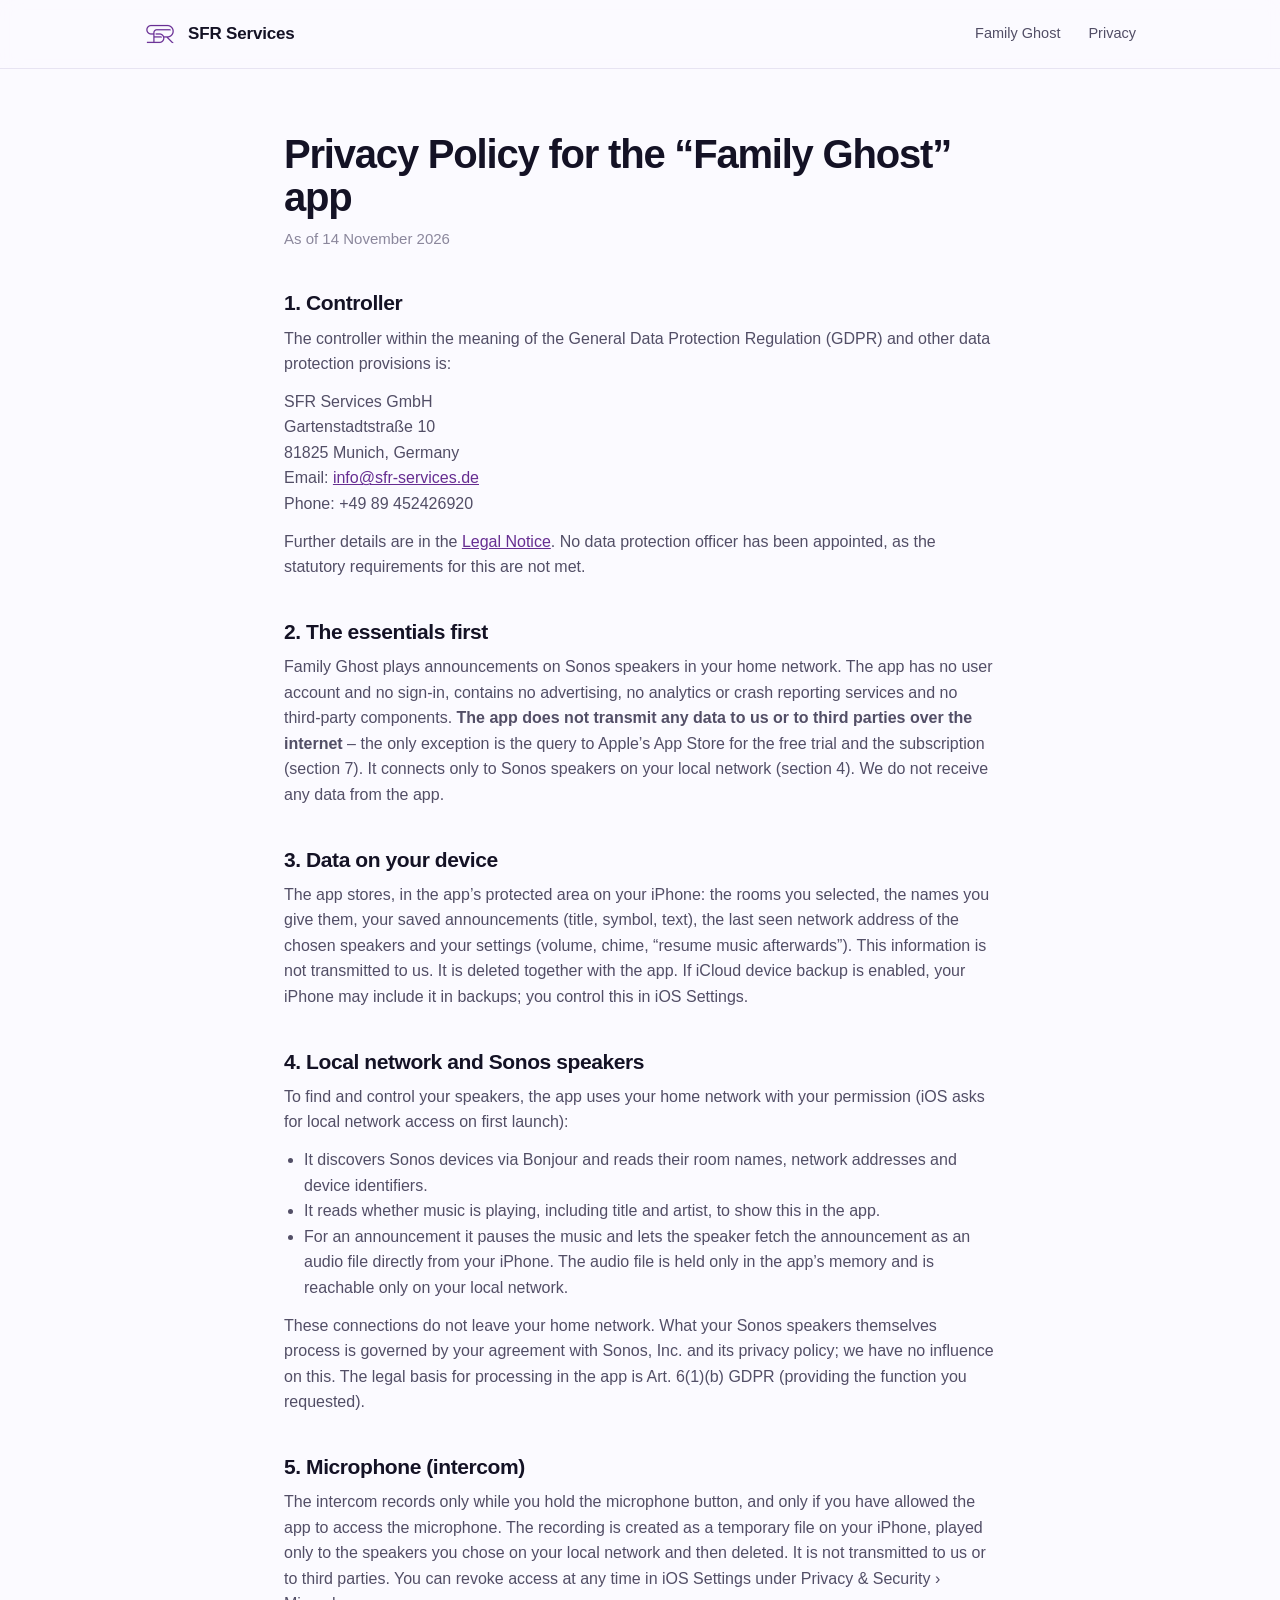
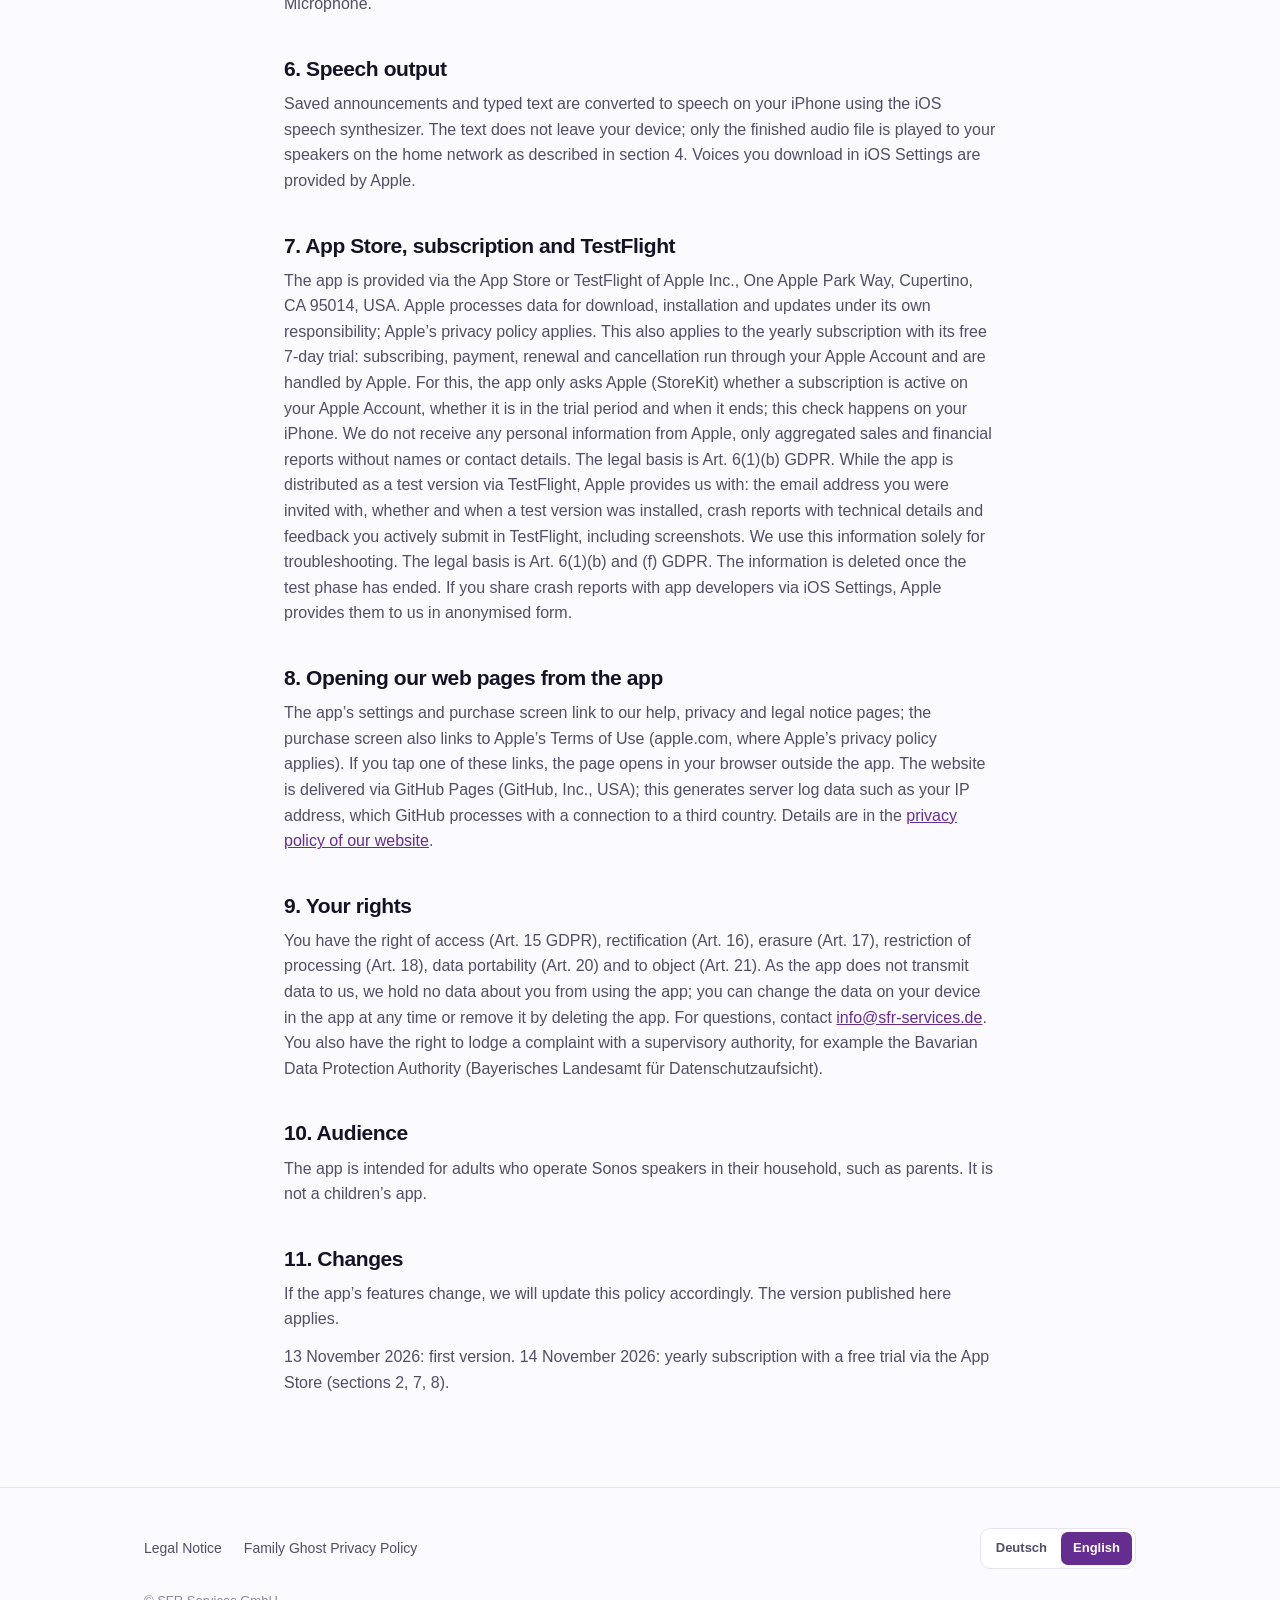
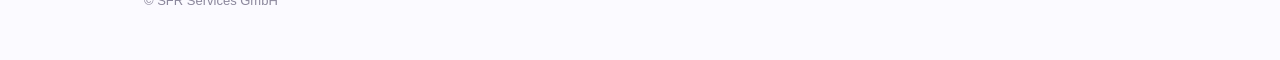
<file: family-ghost/datenschutz.html>
<!DOCTYPE html>
<html lang="de">
<head>
<meta charset="UTF-8">
<meta name="viewport" content="width=device-width, initial-scale=1">
<title>Datenschutz Family Ghost — SFR Services GmbH</title>
<meta name="description" content="Datenschutzerklärung und Privacy Policy der App Family Ghost.">
<meta name="robots" content="noindex, follow">
<link rel="icon" type="image/png" href="../favicon-32.png">
<link rel="apple-touch-icon" href="../apple-touch-icon.png">
<link rel="stylesheet" href="../style.css">
</head>
<body>

<header class="site">
  <div class="wrap">
    <a class="brand" href="../index.html">
      <img src="../logo.png" alt="SFR" width="34" height="34">
      <span class="brand-name">SFR Services</span>
    </a>
    <nav class="main">
      <a href="index.html"><span data-i18n="de">Family Ghost</span><span data-i18n="en">Family Ghost</span></a>
      <a href="datenschutz.html"><span data-i18n="de">Datenschutz</span><span data-i18n="en">Privacy</span></a>
    </nav>
  </div>
</header>

<main>
  <div class="wrap legal">

    <div data-i18n="de">
      <h1>Datenschutzerklärung für die App „Family Ghost“</h1>
      <p class="subtitle">Stand: 14. November 2026</p>

      <h2>1. Verantwortlicher</h2>
      <p>Verantwortlicher im Sinne der Datenschutz-Grundverordnung (DSGVO) und anderer datenschutzrechtlicher Bestimmungen ist:</p>
      <p>SFR Services GmbH<br>Gartenstadtstraße 10<br>81825 München, Deutschland<br>E-Mail: <a href="mailto:info@sfr-services.de">info@sfr-services.de</a><br>Telefon: +49 89 452426920</p>
      <p>Weitere Angaben finden Sie im <a href="../impressum.html">Impressum</a>. Ein Datenschutzbeauftragter ist nicht benannt, da die gesetzlichen Voraussetzungen hierfür nicht vorliegen.</p>

      <h2>2. Das Wesentliche zuerst</h2>
      <p>Family Ghost spielt Durchsagen auf Sonos-Lautsprechern in Ihrem Heimnetz ab. Die App hat kein Benutzerkonto und keine Anmeldung, enthält keine Werbung, keine Analyse- oder Absturzdienste und keine Bausteine von Drittanbietern. <strong>Die App überträgt keine Daten an uns oder an Dritte über das Internet</strong> – einzige Ausnahme ist die Abfrage beim App Store von Apple für die kostenlose Testzeit und das Abo (Ziffer 7). Sie verbindet sich ausschließlich mit Sonos-Lautsprechern in Ihrem lokalen Netzwerk (Ziffer 4). Wir selbst erhalten aus der App keinerlei Daten.</p>

      <h2>3. Daten auf Ihrem Gerät</h2>
      <p>Die App speichert im geschützten Bereich der App auf Ihrem iPhone: die Räume, die Sie ausgewählt haben, die Namen, die Sie dafür vergeben, Ihre festen Durchsagen (Titel, Symbol, Text), die zuletzt gesehene Netzwerkadresse der gewählten Lautsprecher und Ihre Einstellungen (Lautstärke, Gong, „Musik danach weiterspielen“). Diese Angaben werden nicht an uns übertragen. Sie werden mit der App gelöscht. Bei aktivierter iCloud-Gerätesicherung kann Ihr iPhone sie mitsichern; das steuern Sie in den iOS-Einstellungen.</p>

      <h2>4. Lokales Netzwerk und Sonos-Lautsprecher</h2>
      <p>Um Ihre Lautsprecher zu finden und zu steuern, nutzt die App mit Ihrer Erlaubnis (iOS fragt beim ersten Start nach dem Zugriff auf das lokale Netzwerk) Ihr Heimnetz:</p>
      <ul>
        <li>Sie sucht Sonos-Geräte über Bonjour und liest von ihnen Raumnamen, Netzwerkadressen und Gerätekennungen.</li>
        <li>Sie liest, ob gerade Musik läuft, sowie Titel und Interpret, um dies in der App anzuzeigen.</li>
        <li>Für eine Durchsage hält sie die Musik an und lässt den Lautsprecher die Durchsage als Audiodatei direkt von Ihrem iPhone abrufen. Die Audiodatei liegt dafür nur im Arbeitsspeicher der App bereit und ist nur in Ihrem lokalen Netzwerk erreichbar.</li>
      </ul>
      <p>Diese Verbindungen verlassen Ihr Heimnetz nicht. Was Ihre Sonos-Lautsprecher selbst verarbeiten, richtet sich nach Ihrer Vereinbarung mit Sonos, Inc. und deren Datenschutzerklärung; darauf haben wir keinen Einfluss. Rechtsgrundlage für die Verarbeitung in der App ist Art. 6 Abs. 1 lit. b DSGVO (Bereitstellung der von Ihnen gewünschten Funktion).</p>

      <h2>5. Mikrofon (Sprechanlage)</h2>
      <p>Die Sprechanlage nimmt nur auf, solange Sie den Mikrofon-Knopf gedrückt halten, und nur, wenn Sie der App den Zugriff auf das Mikrofon erlaubt haben. Die Aufnahme wird als temporäre Datei auf Ihrem iPhone erstellt, nur an die von Ihnen gewählten Lautsprecher in Ihrem lokalen Netzwerk ausgespielt und danach gelöscht. Sie wird weder an uns noch an Dritte übertragen. Den Zugriff können Sie jederzeit in den iOS-Einstellungen unter Datenschutz &amp; Sicherheit › Mikrofon widerrufen.</p>

      <h2>6. Sprachausgabe</h2>
      <p>Feste Durchsagen und getippte Texte werden mit der Sprachausgabe von iOS auf Ihrem iPhone in Sprache umgewandelt. Der Text verlässt dabei Ihr Gerät nicht; nur die fertige Audiodatei wird – wie in Ziffer 4 beschrieben – an Ihre Lautsprecher im Heimnetz ausgespielt. Stimmen, die Sie in den iOS-Einstellungen herunterladen, stellt Apple bereit.</p>

      <h2>7. App Store, Abo und TestFlight</h2>
      <p>Die App wird über den App Store bzw. TestFlight der Apple Inc., One Apple Park Way, Cupertino, CA 95014, USA, bereitgestellt. Für Download, Installation und Aktualisierung verarbeitet Apple Daten in eigener Verantwortung; es gilt die Datenschutzerklärung von Apple. Das gilt auch für das Jahresabo mit der kostenlosen 7-Tage-Testzeit: Abschluss, Zahlung, Verlängerung und Kündigung laufen über Ihr Apple-Konto und werden von Apple abgewickelt. Die App fragt dazu bei Apple (StoreKit) nur ab, ob auf Ihrem Apple-Konto ein Abo aktiv ist, ob es sich in der Testzeit befindet und wann es endet; diese Prüfung geschieht auf Ihrem iPhone. Wir erhalten von Apple keine Angaben zu Ihrer Person, sondern nur zusammengefasste Verkaufs- und Abrechnungsberichte ohne Namen oder Kontaktdaten. Rechtsgrundlage ist Art. 6 Abs. 1 lit. b DSGVO. Solange die App als Testfassung über TestFlight verteilt wird, stellt Apple uns bereit: die E-Mail-Adresse, mit der Sie eingeladen wurden, ob und wann eine Testfassung installiert wurde, Absturzberichte mit technischen Angaben und Rückmeldungen, die Sie in TestFlight aktiv absenden, einschließlich Bildschirmfotos. Wir nutzen diese Angaben ausschließlich zur Fehlersuche. Rechtsgrundlage ist Art. 6 Abs. 1 lit. b und f DSGVO. Die Angaben werden gelöscht, sobald die Testphase beendet ist. Teilen Sie Absturzberichte mit App-Entwicklern über die iOS-Einstellungen, stellt Apple uns diese anonymisiert bereit.</p>

      <h2>8. Aufruf unserer Webseiten aus der App</h2>
      <p>Die Einstellungen und die Kaufseite der App verlinken auf unsere Hilfe-, Datenschutz- und Impressumsseite, die Kaufseite außerdem auf die Nutzungsbedingungen von Apple (apple.com; dort gilt die Datenschutzerklärung von Apple). Tippen Sie einen dieser Links an, öffnet sich die Seite in Ihrem Browser außerhalb der App. Die Webseite wird über GitHub Pages (GitHub, Inc., USA) ausgeliefert; dabei fallen Server-Logdaten wie Ihre IP-Adresse an, und GitHub verarbeitet sie mit Bezug zu einem Drittland. Einzelheiten stehen in der <a href="../datenschutz.html">Datenschutzerklärung unserer Webseite</a>.</p>

      <h2>9. Ihre Rechte</h2>
      <p>Sie haben das Recht auf Auskunft (Art. 15 DSGVO), Berichtigung (Art. 16), Löschung (Art. 17), Einschränkung der Verarbeitung (Art. 18), Datenübertragbarkeit (Art. 20) und Widerspruch (Art. 21). Da die App keine Daten an uns überträgt, liegen uns aus der Nutzung der App keine Daten über Sie vor; die Daten auf Ihrem Gerät können Sie jederzeit in der App ändern oder durch Löschen der App entfernen. Für Fragen wenden Sie sich an <a href="mailto:info@sfr-services.de">info@sfr-services.de</a>. Ihnen steht ferner ein Beschwerderecht bei einer Aufsichtsbehörde zu, etwa beim Bayerischen Landesamt für Datenschutzaufsicht.</p>

      <h2>10. Zielgruppe</h2>
      <p>Die App richtet sich an Erwachsene, die Sonos-Lautsprecher in ihrem Haushalt bedienen, etwa Eltern. Sie ist keine Kinder-App.</p>

      <h2>11. Änderungen</h2>
      <p>Ändert sich der Funktionsumfang der App, ändern wir diese Erklärung entsprechend. Maßgeblich ist die jeweils hier veröffentlichte Fassung.</p>
      <p>13. November 2026: erste Fassung. 14. November 2026: Jahresabo mit kostenloser Testzeit über den App Store (Ziffern 2, 7, 8).</p>
    </div>

    <div data-i18n="en">
      <h1>Privacy Policy for the “Family Ghost” app</h1>
      <p class="subtitle">As of 14 November 2026</p>

      <h2>1. Controller</h2>
      <p>The controller within the meaning of the General Data Protection Regulation (GDPR) and other data protection provisions is:</p>
      <p>SFR Services GmbH<br>Gartenstadtstraße 10<br>81825 Munich, Germany<br>Email: <a href="mailto:info@sfr-services.de">info@sfr-services.de</a><br>Phone: +49 89 452426920</p>
      <p>Further details are in the <a href="../impressum.html">Legal Notice</a>. No data protection officer has been appointed, as the statutory requirements for this are not met.</p>

      <h2>2. The essentials first</h2>
      <p>Family Ghost plays announcements on Sonos speakers in your home network. The app has no user account and no sign-in, contains no advertising, no analytics or crash reporting services and no third-party components. <strong>The app does not transmit any data to us or to third parties over the internet</strong> – the only exception is the query to Apple’s App Store for the free trial and the subscription (section 7). It connects only to Sonos speakers on your local network (section 4). We do not receive any data from the app.</p>

      <h2>3. Data on your device</h2>
      <p>The app stores, in the app’s protected area on your iPhone: the rooms you selected, the names you give them, your saved announcements (title, symbol, text), the last seen network address of the chosen speakers and your settings (volume, chime, “resume music afterwards”). This information is not transmitted to us. It is deleted together with the app. If iCloud device backup is enabled, your iPhone may include it in backups; you control this in iOS Settings.</p>

      <h2>4. Local network and Sonos speakers</h2>
      <p>To find and control your speakers, the app uses your home network with your permission (iOS asks for local network access on first launch):</p>
      <ul>
        <li>It discovers Sonos devices via Bonjour and reads their room names, network addresses and device identifiers.</li>
        <li>It reads whether music is playing, including title and artist, to show this in the app.</li>
        <li>For an announcement it pauses the music and lets the speaker fetch the announcement as an audio file directly from your iPhone. The audio file is held only in the app’s memory and is reachable only on your local network.</li>
      </ul>
      <p>These connections do not leave your home network. What your Sonos speakers themselves process is governed by your agreement with Sonos, Inc. and its privacy policy; we have no influence on this. The legal basis for processing in the app is Art. 6(1)(b) GDPR (providing the function you requested).</p>

      <h2>5. Microphone (intercom)</h2>
      <p>The intercom records only while you hold the microphone button, and only if you have allowed the app to access the microphone. The recording is created as a temporary file on your iPhone, played only to the speakers you chose on your local network and then deleted. It is not transmitted to us or to third parties. You can revoke access at any time in iOS Settings under Privacy &amp; Security › Microphone.</p>

      <h2>6. Speech output</h2>
      <p>Saved announcements and typed text are converted to speech on your iPhone using the iOS speech synthesizer. The text does not leave your device; only the finished audio file is played to your speakers on the home network as described in section 4. Voices you download in iOS Settings are provided by Apple.</p>

      <h2>7. App Store, subscription and TestFlight</h2>
      <p>The app is provided via the App Store or TestFlight of Apple Inc., One Apple Park Way, Cupertino, CA 95014, USA. Apple processes data for download, installation and updates under its own responsibility; Apple’s privacy policy applies. This also applies to the yearly subscription with its free 7-day trial: subscribing, payment, renewal and cancellation run through your Apple Account and are handled by Apple. For this, the app only asks Apple (StoreKit) whether a subscription is active on your Apple Account, whether it is in the trial period and when it ends; this check happens on your iPhone. We do not receive any personal information from Apple, only aggregated sales and financial reports without names or contact details. The legal basis is Art. 6(1)(b) GDPR. While the app is distributed as a test version via TestFlight, Apple provides us with: the email address you were invited with, whether and when a test version was installed, crash reports with technical details and feedback you actively submit in TestFlight, including screenshots. We use this information solely for troubleshooting. The legal basis is Art. 6(1)(b) and (f) GDPR. The information is deleted once the test phase has ended. If you share crash reports with app developers via iOS Settings, Apple provides them to us in anonymised form.</p>

      <h2>8. Opening our web pages from the app</h2>
      <p>The app’s settings and purchase screen link to our help, privacy and legal notice pages; the purchase screen also links to Apple’s Terms of Use (apple.com, where Apple’s privacy policy applies). If you tap one of these links, the page opens in your browser outside the app. The website is delivered via GitHub Pages (GitHub, Inc., USA); this generates server log data such as your IP address, which GitHub processes with a connection to a third country. Details are in the <a href="../datenschutz.html">privacy policy of our website</a>.</p>

      <h2>9. Your rights</h2>
      <p>You have the right of access (Art. 15 GDPR), rectification (Art. 16), erasure (Art. 17), restriction of processing (Art. 18), data portability (Art. 20) and to object (Art. 21). As the app does not transmit data to us, we hold no data about you from using the app; you can change the data on your device in the app at any time or remove it by deleting the app. For questions, contact <a href="mailto:info@sfr-services.de">info@sfr-services.de</a>. You also have the right to lodge a complaint with a supervisory authority, for example the Bavarian Data Protection Authority (Bayerisches Landesamt für Datenschutzaufsicht).</p>

      <h2>10. Audience</h2>
      <p>The app is intended for adults who operate Sonos speakers in their household, such as parents. It is not a children’s app.</p>

      <h2>11. Changes</h2>
      <p>If the app’s features change, we will update this policy accordingly. The version published here applies.</p>
      <p>13 November 2026: first version. 14 November 2026: yearly subscription with a free trial via the App Store (sections 2, 7, 8).</p>
    </div>

  </div>
</main>

<footer class="site">
  <div class="wrap">
    <div class="row">
      <div class="links">
        <a href="../impressum.html"><span data-i18n="de">Impressum</span><span data-i18n="en">Legal Notice</span></a>
        <a href="datenschutz.html"><span data-i18n="de">Datenschutz Family Ghost</span><span data-i18n="en">Family Ghost Privacy Policy</span></a>
      </div>
      <div class="lang" role="group" aria-label="Sprache / Language">
        <button type="button" data-setlang="de">Deutsch</button>
        <button type="button" data-setlang="en">English</button>
      </div>
    </div>
    <div class="copy">&copy; SFR Services GmbH</div>
  </div>
</footer>

<script src="../lang.js"></script>
</body>
</html>
</file>
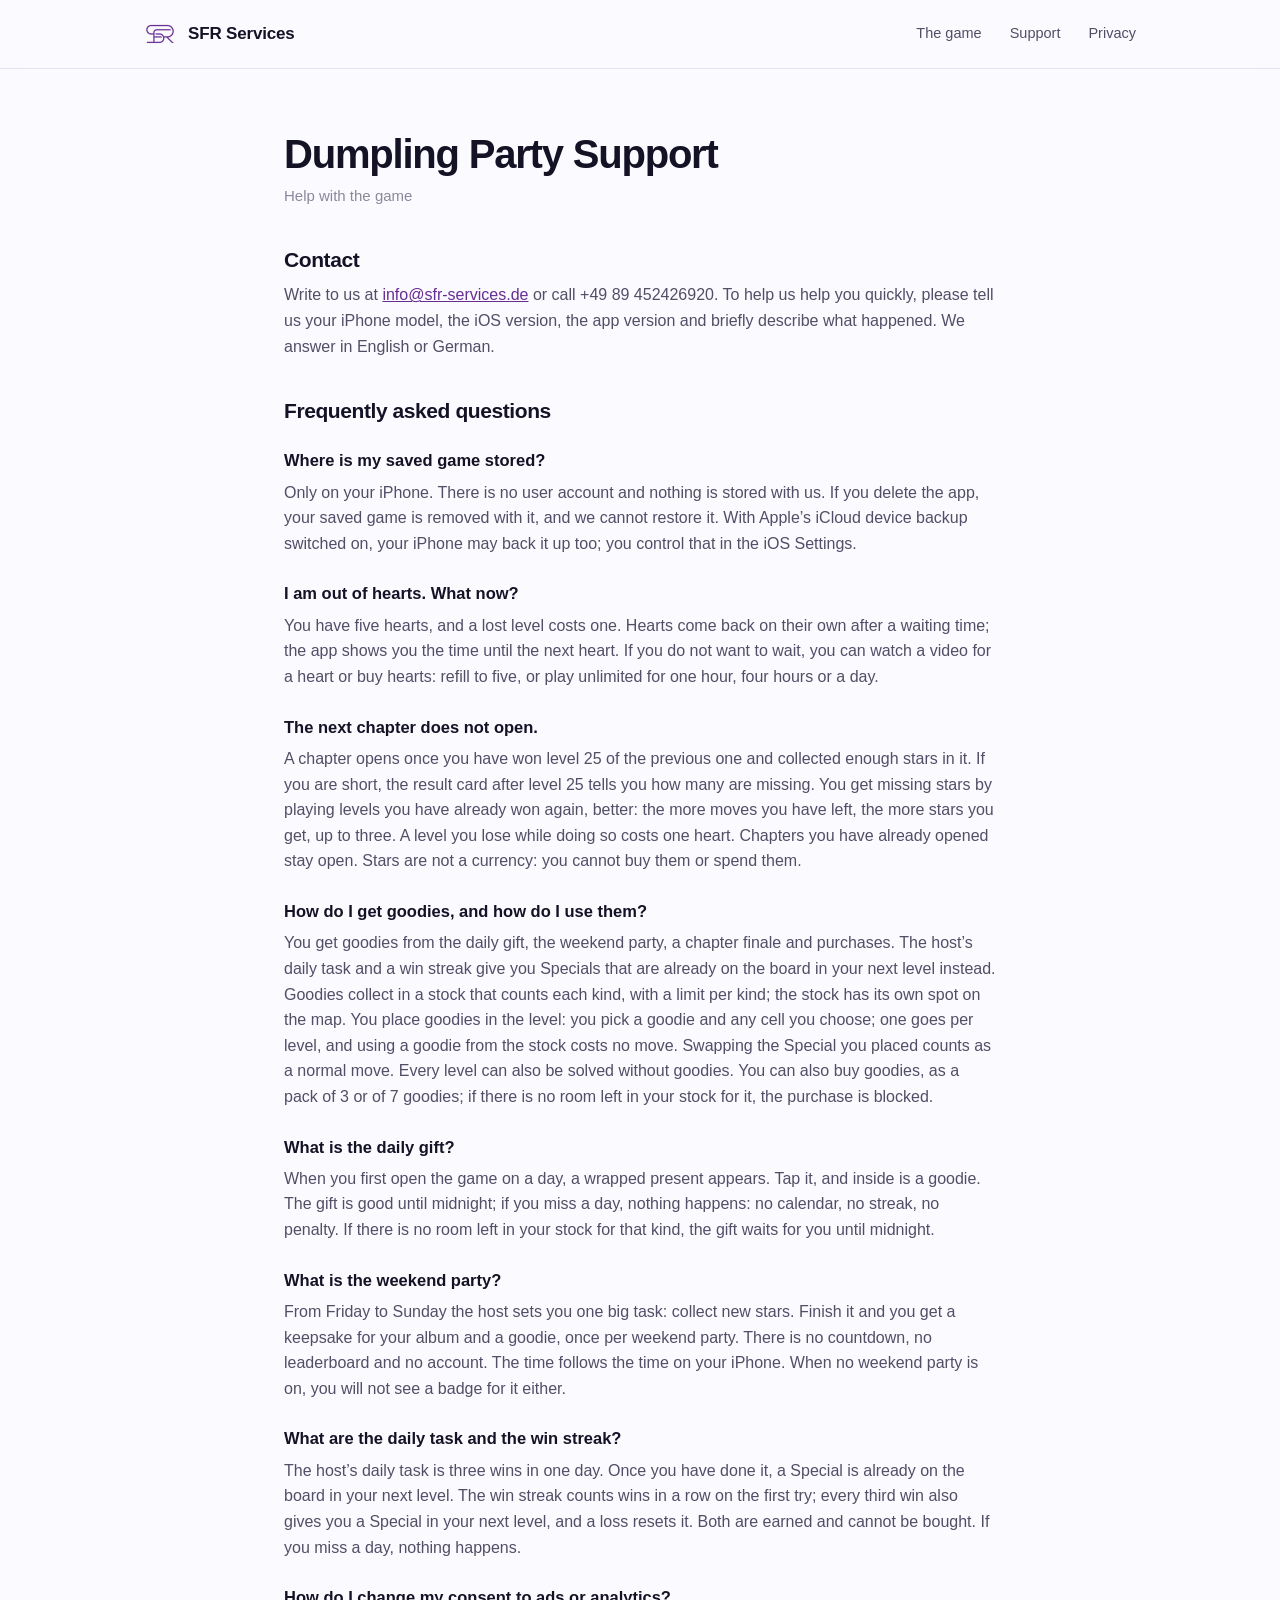
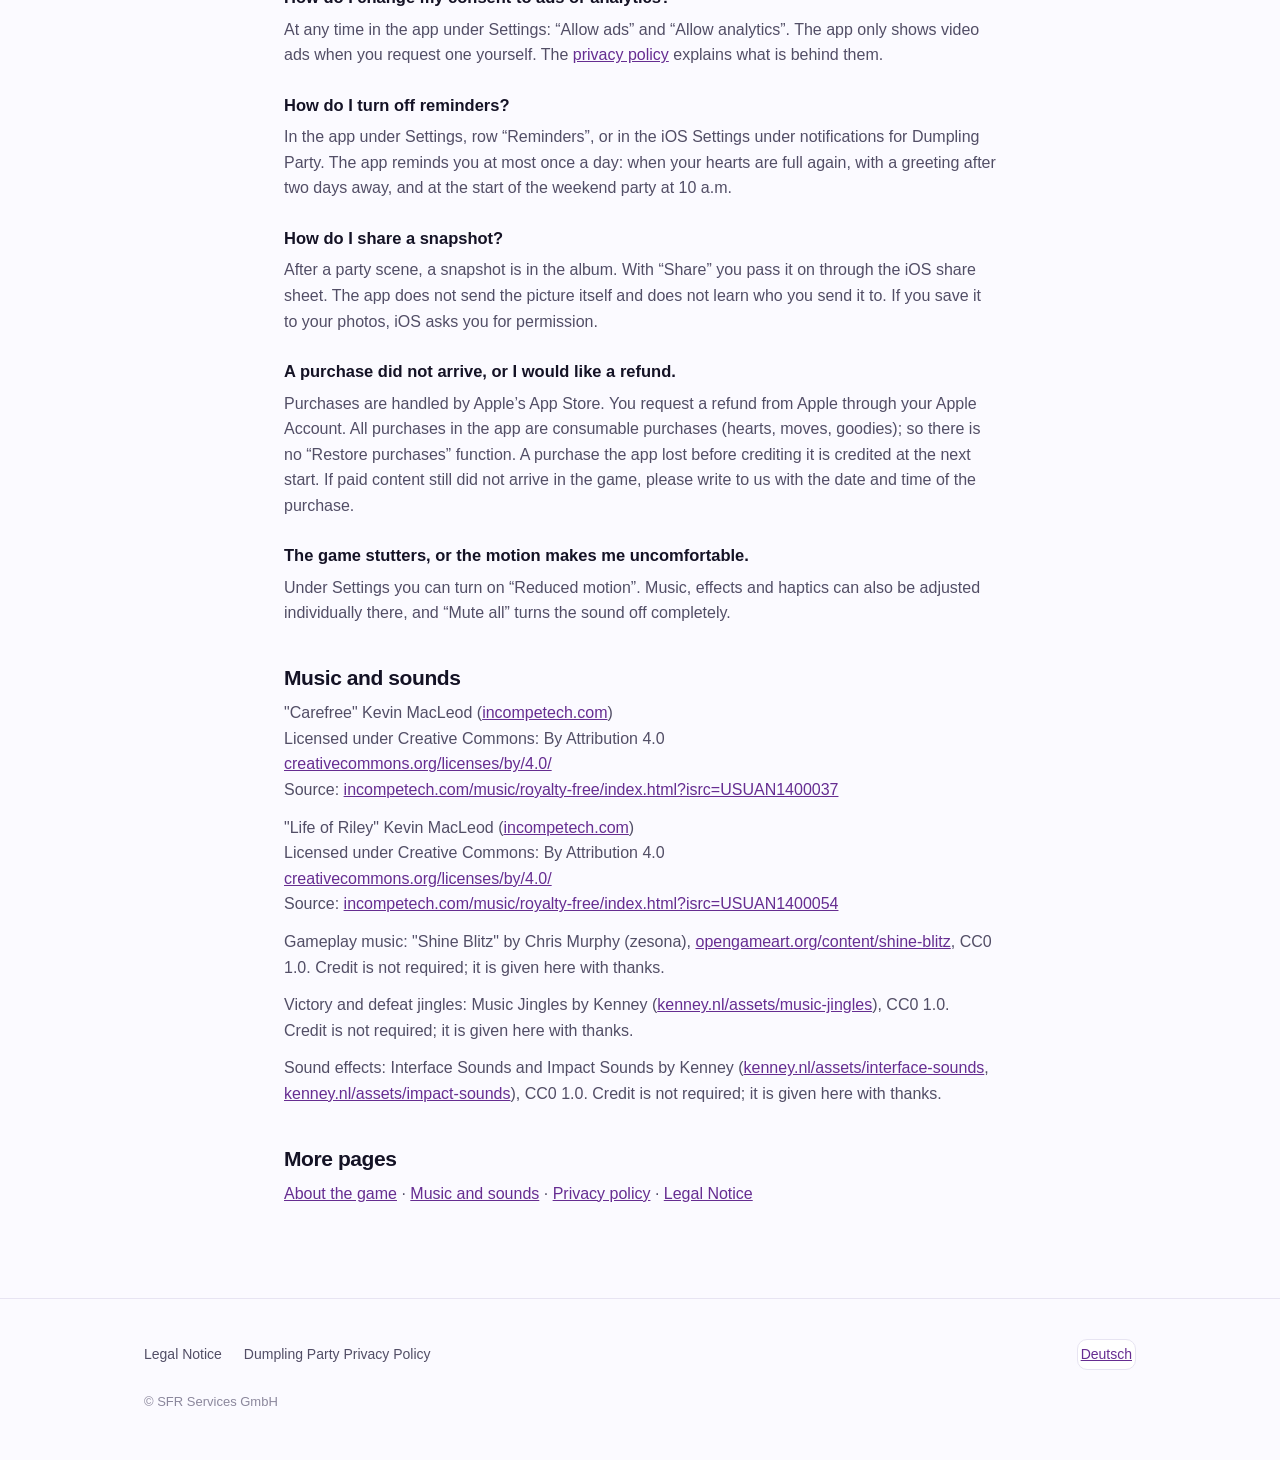
<file: dumpling-party/en/support.html>
<!DOCTYPE html>
<html lang="en">
<head>
<meta charset="UTF-8">
<meta name="viewport" content="width=device-width, initial-scale=1">
<title>Dumpling Party Support — SFR Services GmbH</title>
<meta name="description" content="Help and contact for Dumpling Party.">
<link rel="icon" type="image/png" href="../../favicon-32.png">
<link rel="apple-touch-icon" href="../../apple-touch-icon.png">
<link rel="stylesheet" href="../../style.css">
<link rel="alternate" hreflang="de" href="https://sfr-services.de/dumpling-party/support.html">
<link rel="alternate" hreflang="en" href="https://sfr-services.de/dumpling-party/en/support.html">
</head>
<body>

<header class="site">
  <div class="wrap">
    <a class="brand" href="../../index.html">
      <img src="../../logo.png" alt="SFR" width="34" height="34">
      <span class="brand-name">SFR Services</span>
    </a>
    <nav class="main">
      <a href="index.html">The game</a>
      <a href="support.html">Support</a>
      <a href="../datenschutz.html">Privacy</a>
    </nav>
  </div>
</header>

<main>
  <div class="wrap legal">

    <h1>Dumpling Party Support</h1>
    <p class="subtitle">Help with the game</p>

    <h2>Contact</h2>
    <p>Write to us at <a href="mailto:info@sfr-services.de?subject=Dumpling%20Party">info@sfr-services.de</a> or call +49 89 452426920. To help us help you quickly, please tell us your iPhone model, the iOS version, the app version and briefly describe what happened. We answer in English or German.</p>

    <h2>Frequently asked questions</h2>

    <h3>Where is my saved game stored?</h3>
    <p>Only on your iPhone. There is no user account and nothing is stored with us. If you delete the app, your saved game is removed with it, and we cannot restore it. With Apple’s iCloud device backup switched on, your iPhone may back it up too; you control that in the iOS Settings.</p>

    <h3>I am out of hearts. What now?</h3>
    <p>You have five hearts, and a lost level costs one. Hearts come back on their own after a waiting time; the app shows you the time until the next heart. If you do not want to wait, you can watch a video for a heart or buy hearts: refill to five, or play unlimited for one hour, four hours or a day.</p>

    <h3>The next chapter does not open.</h3>
    <p>A chapter opens once you have won level 25 of the previous one and collected enough stars in it. If you are short, the result card after level 25 tells you how many are missing. You get missing stars by playing levels you have already won again, better: the more moves you have left, the more stars you get, up to three. A level you lose while doing so costs one heart. Chapters you have already opened stay open. Stars are not a currency: you cannot buy them or spend them.</p>

    <h3>How do I get goodies, and how do I use them?</h3>
    <p>You get goodies from the daily gift, the weekend party, a chapter finale and purchases. The host’s daily task and a win streak give you Specials that are already on the board in your next level instead. Goodies collect in a stock that counts each kind, with a limit per kind; the stock has its own spot on the map. You place goodies in the level: you pick a goodie and any cell you choose; one goes per level, and using a goodie from the stock costs no move. Swapping the Special you placed counts as a normal move. Every level can also be solved without goodies. You can also buy goodies, as a pack of 3 or of 7 goodies; if there is no room left in your stock for it, the purchase is blocked.</p>

    <h3>What is the daily gift?</h3>
    <p>When you first open the game on a day, a wrapped present appears. Tap it, and inside is a goodie. The gift is good until midnight; if you miss a day, nothing happens: no calendar, no streak, no penalty. If there is no room left in your stock for that kind, the gift waits for you until midnight.</p>

    <h3>What is the weekend party?</h3>
    <p>From Friday to Sunday the host sets you one big task: collect new stars. Finish it and you get a keepsake for your album and a goodie, once per weekend party. There is no countdown, no leaderboard and no account. The time follows the time on your iPhone. When no weekend party is on, you will not see a badge for it either.</p>

    <h3>What are the daily task and the win streak?</h3>
    <p>The host’s daily task is three wins in one day. Once you have done it, a Special is already on the board in your next level. The win streak counts wins in a row on the first try; every third win also gives you a Special in your next level, and a loss resets it. Both are earned and cannot be bought. If you miss a day, nothing happens.</p>

    <h3>How do I change my consent to ads or analytics?</h3>
    <p>At any time in the app under Settings: “Allow ads” and “Allow analytics”. The app only shows video ads when you request one yourself. The <a href="../datenschutz.html">privacy policy</a> explains what is behind them.</p>

    <h3>How do I turn off reminders?</h3>
    <p>In the app under Settings, row “Reminders”, or in the iOS Settings under notifications for Dumpling Party. The app reminds you at most once a day: when your hearts are full again, with a greeting after two days away, and at the start of the weekend party at 10 a.m.</p>

    <h3>How do I share a snapshot?</h3>
    <p>After a party scene, a snapshot is in the album. With “Share” you pass it on through the iOS share sheet. The app does not send the picture itself and does not learn who you send it to. If you save it to your photos, iOS asks you for permission.</p>

    <h3>A purchase did not arrive, or I would like a refund.</h3>
    <p>Purchases are handled by Apple’s App Store. You request a refund from Apple through your Apple Account. All purchases in the app are consumable purchases (hearts, moves, goodies); so there is no “Restore purchases” function. A purchase the app lost before crediting it is credited at the next start. If paid content still did not arrive in the game, please write to us with the date and time of the purchase.</p>

    <h3>The game stutters, or the motion makes me uncomfortable.</h3>
    <p>Under Settings you can turn on “Reduced motion”. Music, effects and haptics can also be adjusted individually there, and “Mute all” turns the sound off completely.</p>

    <h2 id="music">Music and sounds</h2>
    <p>"Carefree" Kevin MacLeod (<a href="https://incompetech.com">incompetech.com</a>)<br>
    Licensed under Creative Commons: By Attribution 4.0<br>
    <a href="https://creativecommons.org/licenses/by/4.0/">creativecommons.org/licenses/by/4.0/</a><br>
    Source: <a href="https://incompetech.com/music/royalty-free/index.html?isrc=USUAN1400037">incompetech.com/music/royalty-free/index.html?isrc=USUAN1400037</a></p>
    <p>"Life of Riley" Kevin MacLeod (<a href="https://incompetech.com">incompetech.com</a>)<br>
    Licensed under Creative Commons: By Attribution 4.0<br>
    <a href="https://creativecommons.org/licenses/by/4.0/">creativecommons.org/licenses/by/4.0/</a><br>
    Source: <a href="https://incompetech.com/music/royalty-free/index.html?isrc=USUAN1400054">incompetech.com/music/royalty-free/index.html?isrc=USUAN1400054</a></p>
    <p>Gameplay music: "Shine Blitz" by Chris Murphy (zesona), <a href="https://opengameart.org/content/shine-blitz">opengameart.org/content/shine-blitz</a>, CC0 1.0. Credit is not required; it is given here with thanks.</p>
    <p>Victory and defeat jingles: Music Jingles by Kenney (<a href="https://kenney.nl/assets/music-jingles">kenney.nl/assets/music-jingles</a>), CC0 1.0. Credit is not required; it is given here with thanks.</p>
    <p>Sound effects: Interface Sounds and Impact Sounds by Kenney (<a href="https://kenney.nl/assets/interface-sounds">kenney.nl/assets/interface-sounds</a>, <a href="https://kenney.nl/assets/impact-sounds">kenney.nl/assets/impact-sounds</a>), CC0 1.0. Credit is not required; it is given here with thanks.</p>

    <h2>More pages</h2>
    <p><a href="index.html">About the game</a> · <a href="#music">Music and sounds</a> · <a href="../datenschutz.html">Privacy policy</a> · <a href="../../impressum.html">Legal Notice</a></p>

  </div>
</main>

<footer class="site">
  <div class="wrap">
    <div class="row">
      <div class="links">
        <a href="../../impressum.html">Legal Notice</a>
        <a href="../datenschutz.html">Dumpling Party Privacy Policy</a>
      </div>
      <div class="lang" role="group" aria-label="Sprache / Language">
        <a href="../support.html" hreflang="de" lang="de">Deutsch</a>
      </div>
    </div>
    <div class="copy">&copy; SFR Services GmbH</div>
  </div>
</footer>

</body>
</html>
</file>
<file: style.css>
:root {
  --ink: #141225;
  --ink-soft: #524e66;
  --ink-faint: #8b879c;
  --paper: #fbfaff;
  --surface: #ffffff;
  --line: #e7e4f2;
  --brand: #662d91;
  --brand-deep: #4b1f6c;
  --brand-tint: #f1eaf8;
  --brand-tint-2: #e3d6f1;
  --radius: 16px;
  --shadow: 0 1px 2px rgba(20, 18, 37, 0.04), 0 12px 32px -16px rgba(102, 45, 145, 0.25);
}

* { box-sizing: border-box; }

html { scroll-behavior: smooth; }

html, body { margin: 0; padding: 0; }

body {
  font-family: -apple-system, BlinkMacSystemFont, "Segoe UI", Roboto, Helvetica, Arial, sans-serif;
  color: var(--ink);
  background: var(--paper);
  line-height: 1.6;
  -webkit-font-smoothing: antialiased;
}

a { color: var(--brand); }
a:hover { color: var(--brand-deep); }

.wrap {
  max-width: 1040px;
  margin: 0 auto;
  padding: 0 24px;
}

/* language blocks */
[data-i18n] { display: none; }
html[lang="de"] [data-i18n="de"],
html[lang="en"] [data-i18n="en"] { display: revert; }

/* header */
header.site {
  position: sticky;
  top: 0;
  z-index: 10;
  background: rgba(251, 250, 255, 0.85);
  backdrop-filter: saturate(140%) blur(10px);
  -webkit-backdrop-filter: saturate(140%) blur(10px);
  border-bottom: 1px solid var(--line);
}

header.site .wrap {
  display: flex;
  align-items: center;
  justify-content: space-between;
  height: 68px;
}

.brand {
  display: flex;
  align-items: center;
  gap: 12px;
  text-decoration: none;
  color: var(--ink);
}

.brand img { display: block; height: 32px; width: auto; }

.brand-name {
  font-weight: 700;
  font-size: 17px;
  letter-spacing: -0.01em;
}

nav.main { display: flex; gap: 28px; }

nav.main a {
  color: var(--ink-soft);
  text-decoration: none;
  font-size: 14.5px;
  font-weight: 500;
}

nav.main a:hover { color: var(--brand); }

/* hero */
.hero {
  position: relative;
  overflow: hidden;
  padding: 96px 0 88px;
}

.hero::before {
  content: "";
  position: absolute;
  inset: -40% -20% auto -20%;
  height: 140%;
  background:
    radial-gradient(60% 50% at 20% 20%, rgba(102, 45, 145, 0.14), transparent 70%),
    radial-gradient(45% 45% at 85% 10%, rgba(102, 45, 145, 0.10), transparent 70%);
  pointer-events: none;
}

.hero .wrap { position: relative; }

.eyebrow {
  display: inline-flex;
  align-items: center;
  gap: 8px;
  color: var(--brand-deep);
  background: var(--brand-tint);
  border: 1px solid var(--brand-tint-2);
  border-radius: 999px;
  padding: 6px 14px;
  font-weight: 600;
  font-size: 12.5px;
  letter-spacing: 0.04em;
  text-transform: uppercase;
  margin: 0 0 22px;
}

.eyebrow::before {
  content: "";
  width: 6px;
  height: 6px;
  border-radius: 50%;
  background: var(--brand);
}

h1 {
  font-size: clamp(34px, 5.2vw, 56px);
  line-height: 1.08;
  letter-spacing: -0.03em;
  margin: 0 0 22px;
  max-width: 18ch;
}

h1 em {
  font-style: normal;
  color: var(--brand);
}

.lede {
  font-size: 19px;
  color: var(--ink-soft);
  max-width: 60ch;
  margin: 0 0 36px;
}

.actions { display: flex; gap: 12px; flex-wrap: wrap; }

.btn {
  display: inline-flex;
  align-items: center;
  gap: 8px;
  padding: 13px 22px;
  border-radius: 12px;
  font-weight: 600;
  font-size: 15px;
  text-decoration: none;
  border: 1px solid transparent;
  transition: transform 0.15s ease, box-shadow 0.15s ease, background 0.15s ease;
}

.btn:hover { transform: translateY(-1px); }

.btn-primary {
  background: var(--brand);
  color: #fff;
  box-shadow: 0 8px 24px -10px rgba(102, 45, 145, 0.6);
}

.btn-primary:hover { background: var(--brand-deep); color: #fff; }

.btn-ghost {
  background: var(--surface);
  color: var(--ink);
  border-color: var(--line);
}

.btn-ghost:hover { border-color: var(--brand-tint-2); color: var(--ink); }

/* sections */
section { padding: 72px 0; }

.section-head { max-width: 62ch; margin-bottom: 40px; }

.section-head .kicker {
  color: var(--brand);
  font-weight: 700;
  font-size: 13px;
  letter-spacing: 0.08em;
  text-transform: uppercase;
  margin: 0 0 10px;
}

h2 {
  font-size: clamp(26px, 3.4vw, 36px);
  line-height: 1.15;
  letter-spacing: -0.02em;
  margin: 0 0 14px;
}

.section-head p { color: var(--ink-soft); font-size: 17px; margin: 0; }

/* services */
.services {
  display: grid;
  grid-template-columns: repeat(2, 1fr);
  gap: 20px;
  list-style: none;
  padding: 0;
  margin: 0;
}

.card {
  background: var(--surface);
  border: 1px solid var(--line);
  border-radius: var(--radius);
  padding: 28px;
  box-shadow: var(--shadow);
  transition: transform 0.18s ease, border-color 0.18s ease;
}

.card:hover { transform: translateY(-2px); border-color: var(--brand-tint-2); }

.icon {
  width: 48px;
  height: 48px;
  border-radius: 12px;
  background: var(--brand-tint);
  display: grid;
  place-items: center;
  margin-bottom: 18px;
}

.icon svg { width: 24px; height: 24px; stroke: var(--brand); fill: none; stroke-width: 1.8; stroke-linecap: round; stroke-linejoin: round; }

.card h3 { font-size: 19px; margin: 0 0 10px; letter-spacing: -0.01em; }

.card p { color: var(--ink-soft); margin: 0; font-size: 15.5px; }

/* about */
.about { background: var(--surface); border-top: 1px solid var(--line); border-bottom: 1px solid var(--line); }

.about-grid {
  display: grid;
  grid-template-columns: 1.1fr 0.9fr;
  gap: 56px;
  align-items: start;
}

.about-grid p { color: var(--ink-soft); font-size: 16.5px; margin: 0 0 16px; }

.principles { list-style: none; padding: 0; margin: 0; display: grid; gap: 14px; }

.principles li {
  display: grid;
  grid-template-columns: 40px 1fr;
  gap: 14px;
  padding: 18px;
  border: 1px solid var(--line);
  border-radius: 14px;
  background: var(--paper);
}

.principles .num {
  width: 40px;
  height: 40px;
  border-radius: 10px;
  background: var(--brand-tint);
  color: var(--brand-deep);
  font-weight: 700;
  display: grid;
  place-items: center;
  font-size: 14px;
}

.principles strong { display: block; font-size: 15.5px; margin-bottom: 3px; }
.principles span.text { display: block; color: var(--ink-soft); font-size: 14.5px; }

/* contact */
.contact-card {
  background: linear-gradient(135deg, var(--brand) 0%, var(--brand-deep) 100%);
  color: #fff;
  border-radius: 22px;
  padding: 48px;
  display: grid;
  grid-template-columns: 1.4fr 1fr;
  gap: 32px;
  align-items: center;
  box-shadow: 0 20px 50px -24px rgba(75, 31, 108, 0.7);
}

.contact-card h2 { color: #fff; margin-bottom: 10px; }
.contact-card p { color: rgba(255, 255, 255, 0.82); margin: 0; font-size: 16.5px; }

.contact-card .btn {
  background: #fff;
  color: var(--brand-deep);
  justify-self: end;
}

.contact-card .btn:hover { background: var(--brand-tint); color: var(--brand-deep); }

/* footer */
footer.site {
  border-top: 1px solid var(--line);
  padding: 40px 0 48px;
  color: var(--ink-soft);
  font-size: 14px;
}

footer.site .row {
  display: flex;
  justify-content: space-between;
  align-items: center;
  flex-wrap: wrap;
  gap: 18px;
}

footer.site .links { display: flex; gap: 22px; flex-wrap: wrap; }
footer.site .links a { color: var(--ink-soft); text-decoration: none; }
footer.site .links a:hover { color: var(--brand); }

.lang {
  display: inline-flex;
  gap: 2px;
  background: var(--surface);
  border: 1px solid var(--line);
  border-radius: 10px;
  padding: 3px;
}

.lang button {
  font: inherit;
  font-size: 13px;
  font-weight: 600;
  border: 0;
  background: transparent;
  color: var(--ink-soft);
  padding: 6px 12px;
  border-radius: 7px;
  cursor: pointer;
}

.lang button.active { background: var(--brand); color: #fff; }

footer.site .copy { margin-top: 22px; color: var(--ink-faint); font-size: 13px; }

/* legal pages */
.legal { max-width: 760px; padding: 64px 24px 80px; }
.legal h1 { font-size: clamp(30px, 4vw, 40px); margin-bottom: 8px; max-width: none; }
.legal .subtitle { color: var(--ink-faint); margin: 0 0 40px; font-size: 15px; }
.legal h2 { font-size: 21px; margin: 40px 0 10px; }
.legal h3 { font-size: 16.5px; margin: 24px 0 6px; }
.legal p, .legal li { color: var(--ink-soft); font-size: 16px; }
.legal p { margin: 0 0 12px; }
.legal ul { padding-left: 20px; margin: 0 0 12px; }
.legal address { font-style: normal; }

@media (max-width: 820px) {
  .services { grid-template-columns: 1fr; }
  .about-grid { grid-template-columns: 1fr; gap: 32px; }
  .contact-card { grid-template-columns: 1fr; padding: 32px; }
  .contact-card .btn { justify-self: start; }
  nav.main { display: none; }
  .hero { padding: 72px 0 64px; }
  section { padding: 56px 0; }
}
</file>
